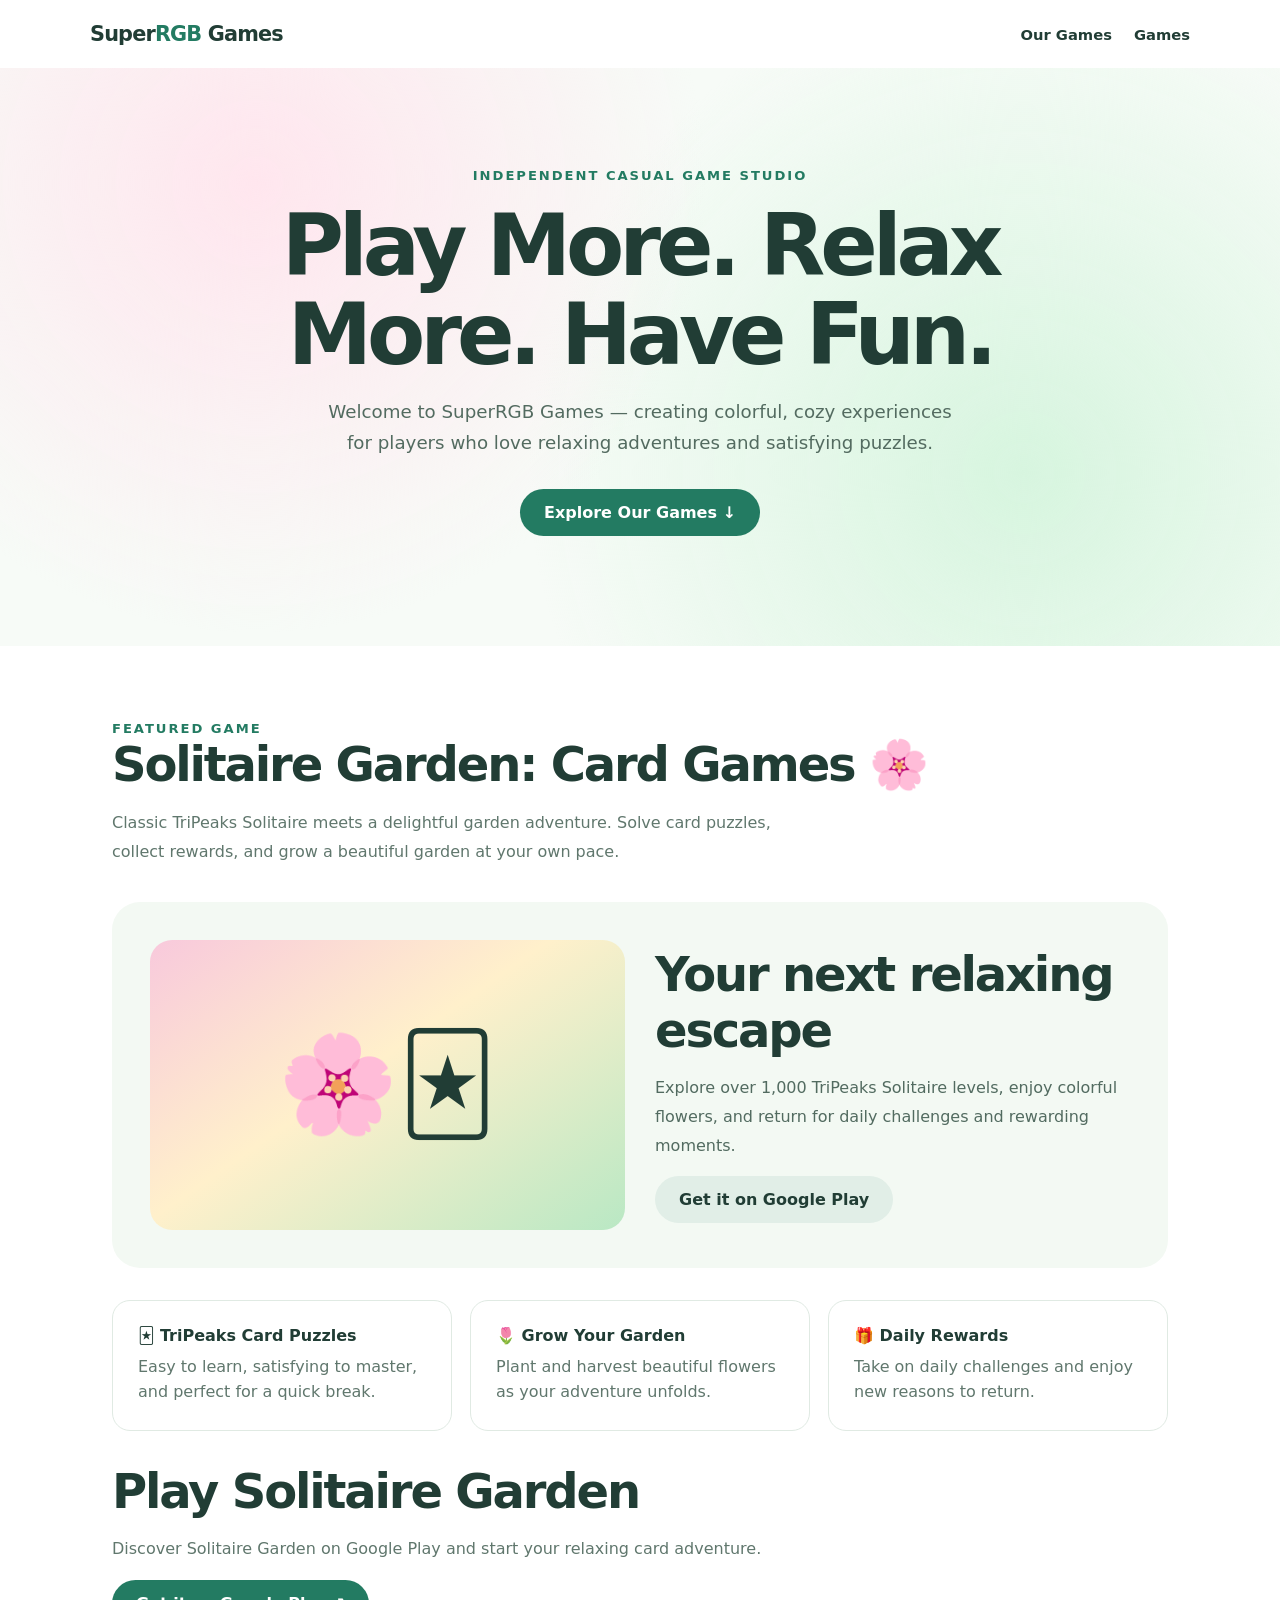
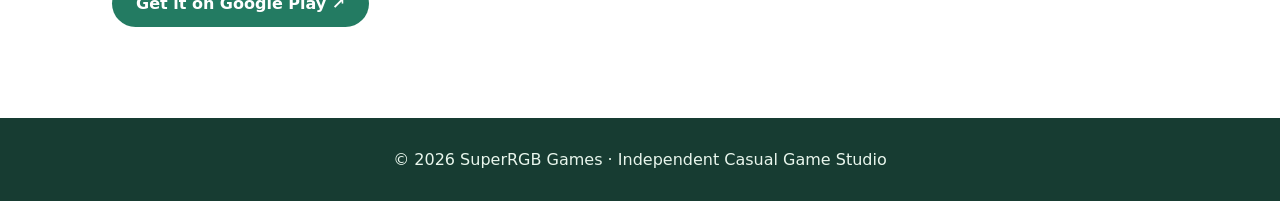
<file: index.html>
<!doctype html>
<html lang="en">
<head>
  <meta charset="utf-8">
  <meta name="viewport" content="width=device-width, initial-scale=1">
  <meta name="description" content="SuperRGB Games creates relaxing casual games. Discover Solitaire Garden, a TriPeaks Solitaire adventure with beautiful flowers and gardens.">
  <title>SuperRGB Games | Solitaire Garden</title>
  <style>
    :root{color-scheme:light;--ink:#213d35;--green:#237b62;--soft:#f3f9f3;--pink:#fff0f0}
    *{box-sizing:border-box}body{margin:0;font-family:system-ui,-apple-system,BlinkMacSystemFont,"Segoe UI",sans-serif;color:var(--ink);background:#fff}
    header{padding:22px max(6%,calc((100% - 1100px)/2));display:flex;align-items:center;justify-content:space-between;background:#fff}
    .logo{font-weight:850;font-size:1.3rem;letter-spacing:-.04em}.logo span{color:var(--green)}
    nav a{color:var(--ink);text-decoration:none;margin-left:22px;font-weight:600;font-size:.92rem}
    .hero{padding:100px 22px 110px;text-align:center;background:radial-gradient(circle at 20% 20%,#ffe6ee,transparent 40%),radial-gradient(circle at 80% 70%,#d7f5df,transparent 45%),#f7fbf7}
    .eyebrow{color:var(--green);font-weight:750;letter-spacing:.15em;text-transform:uppercase;font-size:.82rem}
    h1{font-size:clamp(2.7rem,7vw,5.3rem);line-height:1.05;letter-spacing:-.06em;margin:18px auto;max-width:900px}
    .hero p{font-size:1.14rem;line-height:1.7;max-width:640px;margin:0 auto 30px;color:#536b60}
    .button{display:inline-block;padding:14px 24px;border-radius:100px;background:var(--green);color:white;text-decoration:none;font-weight:750}
    .button.secondary{background:#e1eee7;color:var(--ink)}
    main{max-width:1100px;margin:auto;padding:75px 22px}h2{font-size:clamp(1.9rem,4vw,3rem);letter-spacing:-.045em;margin:0 0 15px}
    .intro{max-width:710px;color:#60776d;line-height:1.8}
    .game{margin-top:35px;padding:38px;border-radius:28px;background:var(--soft);display:grid;grid-template-columns:1fr 1fr;gap:30px;align-items:center}
    .art{min-height:290px;border-radius:22px;background:linear-gradient(145deg,#f8c9dc,#fff0cb 45%,#b9e8c4);display:flex;align-items:center;justify-content:center;font-size:6rem}
    .game p{line-height:1.8;color:#526b60}.features{display:grid;grid-template-columns:repeat(3,1fr);gap:18px;margin:32px 0}
    .feature{border:1px solid #e0eae3;border-radius:18px;padding:25px}.feature strong{display:block;margin-bottom:9px}.feature p{color:#60776d;line-height:1.6;margin:0}
    .note{font-size:.88rem;color:#6b7e74;margin-top:14px}footer{background:#173c32;color:#e9f6ed;padding:32px 6%;text-align:center}footer a{color:#e9f6ed}
    @media(max-width:700px){.game{grid-template-columns:1fr;padding:22px}.features{grid-template-columns:1fr}.hero{padding:75px 20px}nav a{margin-left:10px}.art{min-height:200px}}
  </style>
</head>
<body>
<header><div class="logo">Super<span>RGB</span> Games</div><nav><a href="#games">Our Games</a><a href="#games" aria-label="View our games">Games</a></nav></header>
<section class="hero"><div class="eyebrow">Independent Casual Game Studio</div><h1>Play More. Relax More. Have Fun.</h1><p>Welcome to SuperRGB Games — creating colorful, cozy experiences for players who love relaxing adventures and satisfying puzzles.</p><a class="button" href="#games">Explore Our Games ↓</a></section>
<main><section id="games"><div class="eyebrow">Featured Game</div><h2>Solitaire Garden: Card Games 🌸</h2><p class="intro">Classic TriPeaks Solitaire meets a delightful garden adventure. Solve card puzzles, collect rewards, and grow a beautiful garden at your own pace.</p>
<div class="game"><div class="art" role="img" aria-label="Decorative flower and playing cards">🌸🃏</div><div><h2>Your next relaxing escape</h2><p>Explore over 1,000 TriPeaks Solitaire levels, enjoy colorful flowers, and return for daily challenges and rewarding moments.</p><a class="button secondary" href="https://play.google.com/store/apps/details?id=com.ibenmo.game.solitaire.garden" target="_blank" rel="noopener noreferrer">Get it on Google Play</a></div></div>
<div class="features"><div class="feature"><strong>🃏 TriPeaks Card Puzzles</strong><p>Easy to learn, satisfying to master, and perfect for a quick break.</p></div><div class="feature"><strong>🌷 Grow Your Garden</strong><p>Plant and harvest beautiful flowers as your adventure unfolds.</p></div><div class="feature"><strong>🎁 Daily Rewards</strong><p>Take on daily challenges and enjoy new reasons to return.</p></div></div>
<div id="availability"><h2>Play Solitaire Garden</h2><p class="intro">Discover Solitaire Garden on Google Play and start your relaxing card adventure.</p><p><a class="button" href="https://play.google.com/store/apps/details?id=com.ibenmo.game.solitaire.garden" target="_blank" rel="noopener noreferrer">Get it on Google Play ↗</a></p></div></section></main>
<footer>© 2026 SuperRGB Games · Independent Casual Game Studio</footer>
</body>
</html>
</file>
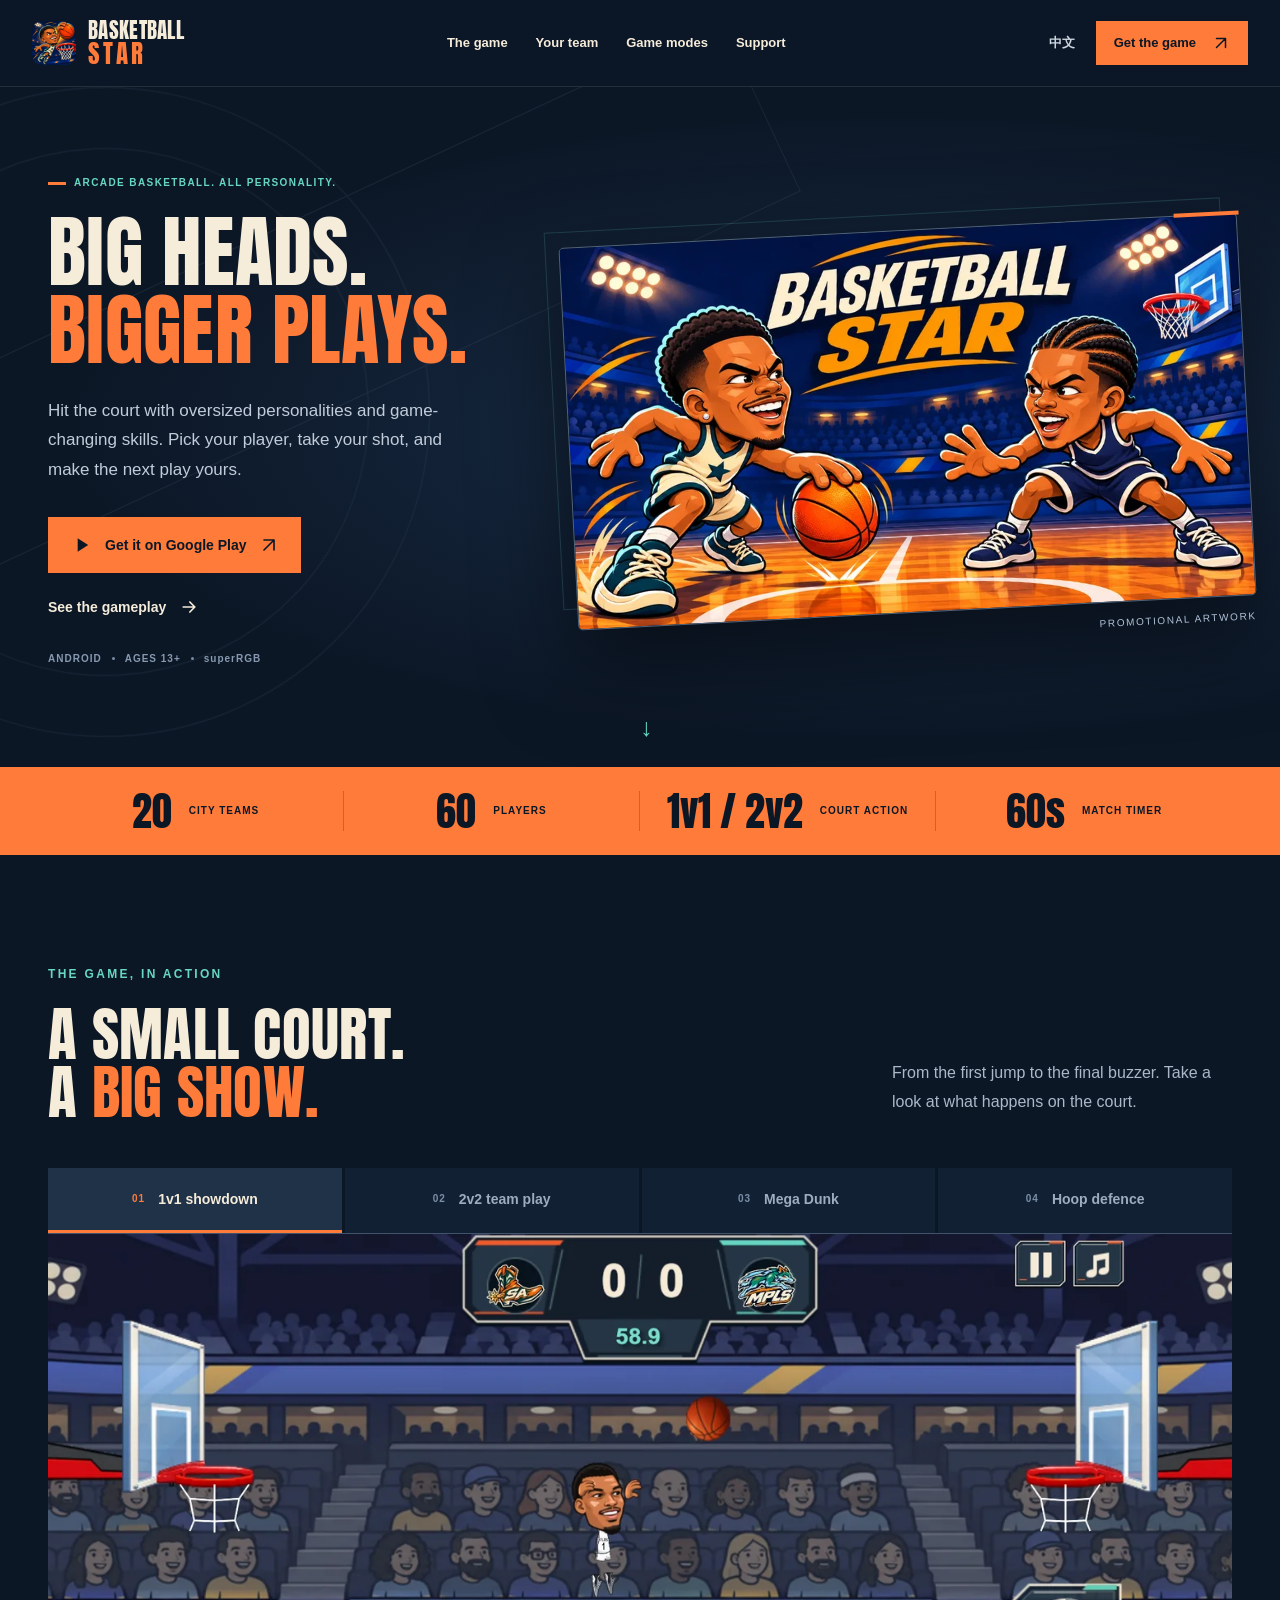
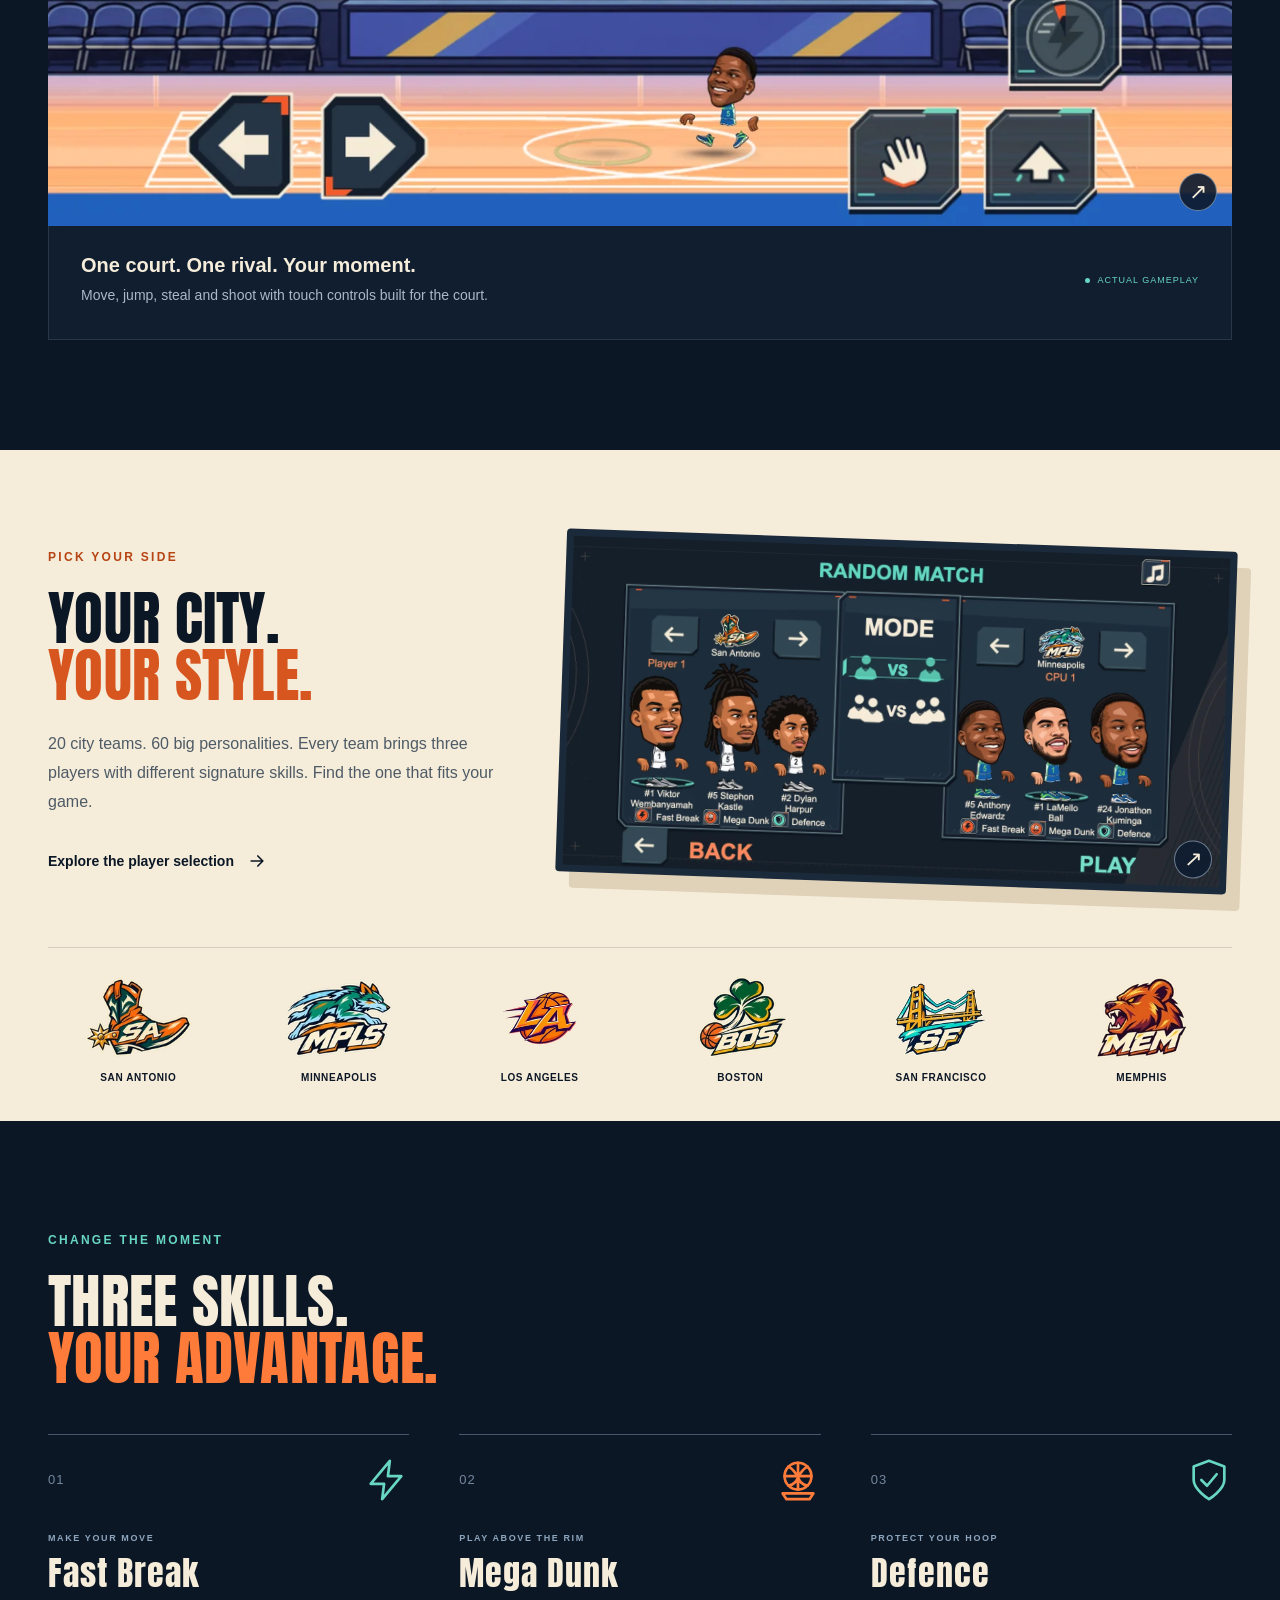
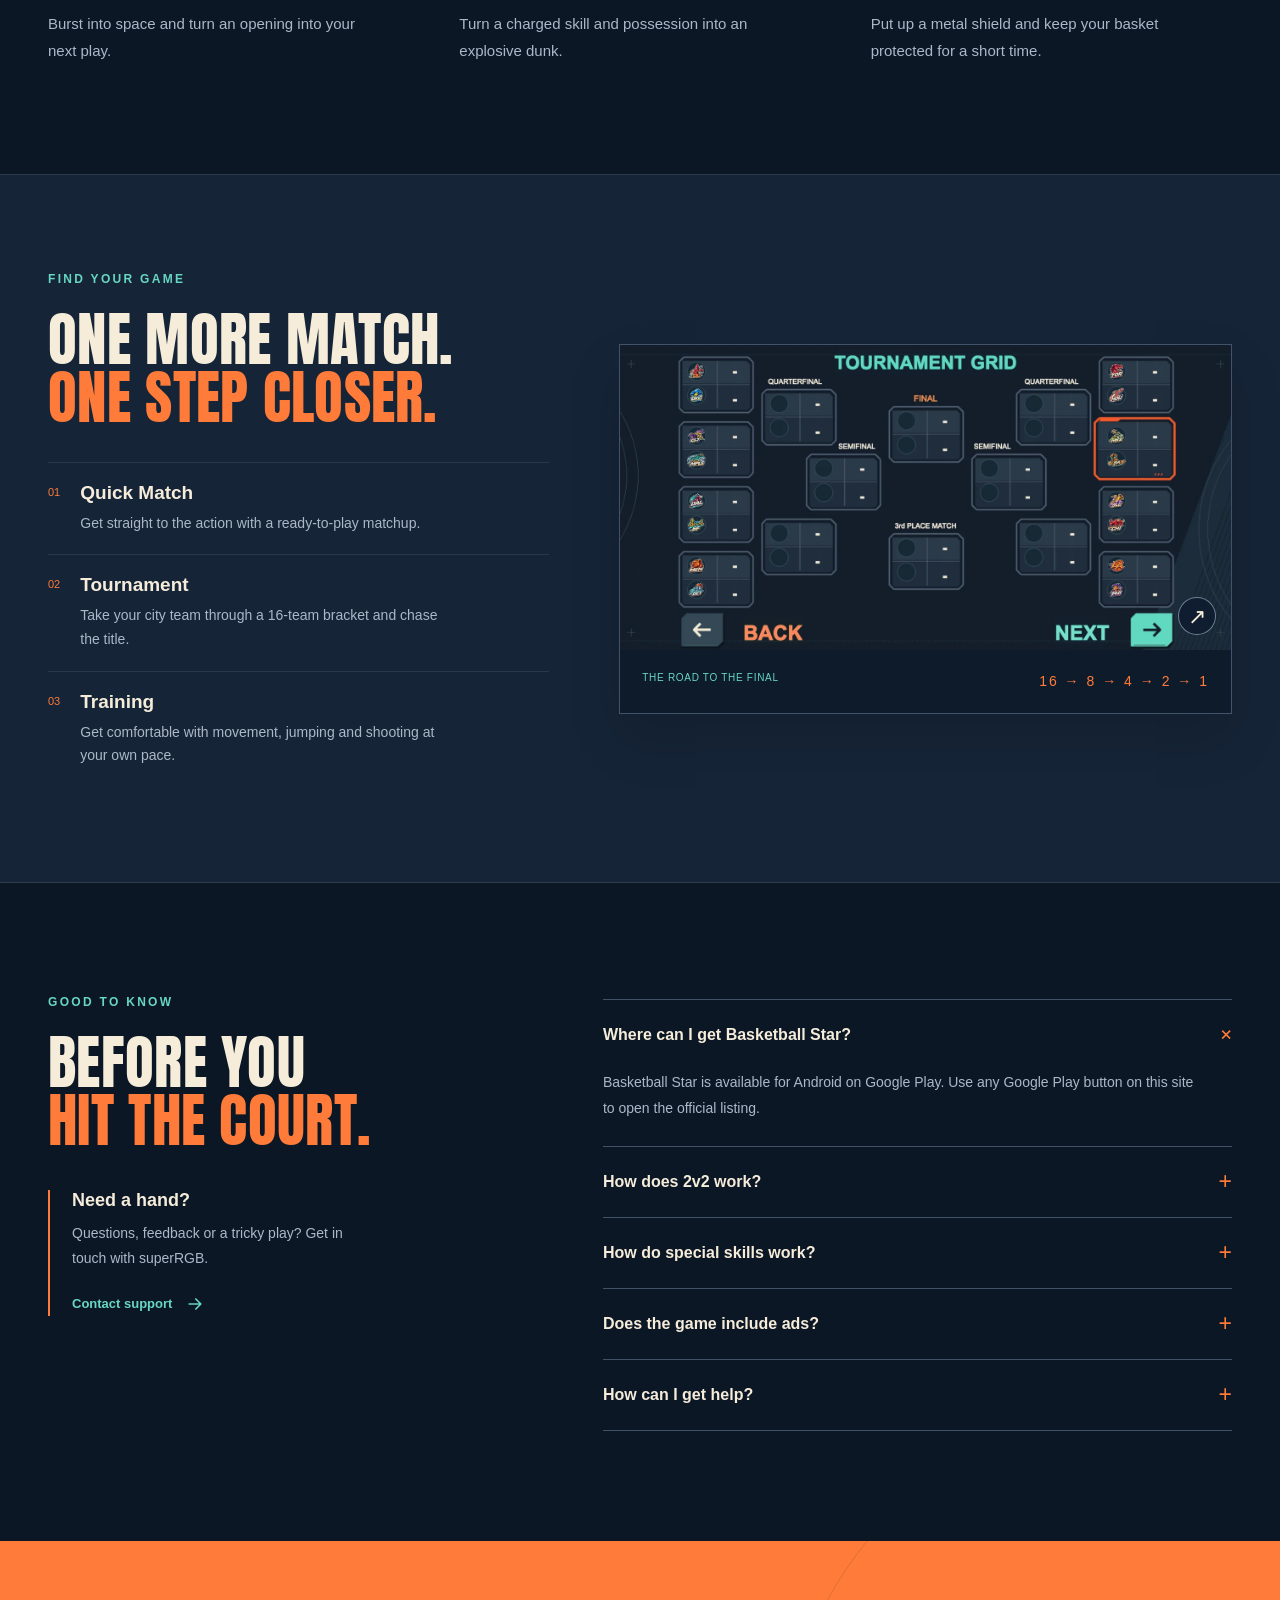
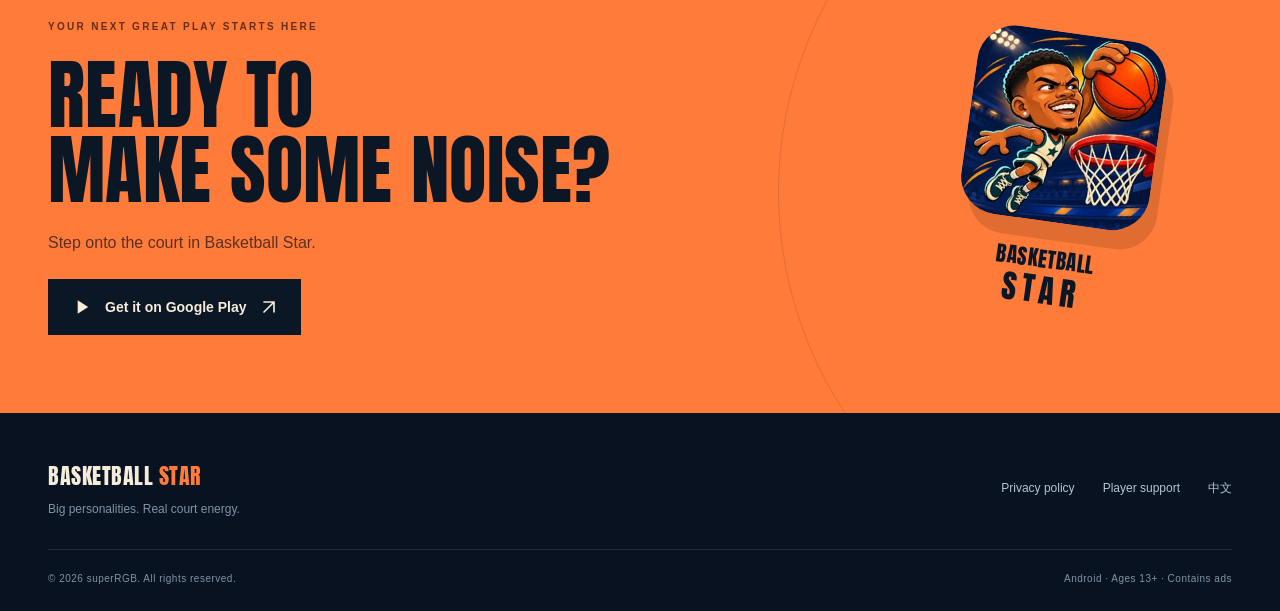
<file: basketball/index.html>
<!DOCTYPE html>
<html lang="en"><head><meta charset="utf-8"><meta name="viewport" content="width=device-width,initial-scale=1"><meta name="theme-color" content="#0c1726"><title>Basketball Star — Big Heads. Bigger Plays. | superRGB</title><meta name="description" content="Jump into Basketball Star, the arcade basketball game from superRGB. Explore 1v1 and 2v2 action, 20 city teams, 60 players, special skills and tournaments on Android."><link rel="canonical" href="https://draymond2018.github.io/basketball/"><link rel="alternate" hreflang="en" href="https://draymond2018.github.io/basketball/"><link rel="alternate" hreflang="zh-CN" href="https://draymond2018.github.io/basketball/zh/"><link rel="alternate" hreflang="x-default" href="https://draymond2018.github.io/basketball/"><meta property="og:type" content="website"><meta property="og:site_name" content="Basketball Star"><meta property="og:title" content="Basketball Star — Big Heads. Bigger Plays. | superRGB"><meta property="og:description" content="Jump into Basketball Star, the arcade basketball game from superRGB. Explore 1v1 and 2v2 action, 20 city teams, 60 players, special skills and tournaments on Android."><meta property="og:url" content="https://draymond2018.github.io/basketball/"><meta property="og:image" content="https://draymond2018.github.io/basketball/assets/social-share.jpg"><meta property="og:image:width" content="1200"><meta property="og:image:height" content="630"><meta name="twitter:card" content="summary_large_image"><link rel="icon" href="./assets/favicon.png" type="image/png"><link rel="stylesheet" href="./styles.css"><link rel="preload" as="image" href="./assets/hero-rivals.webp" imagesrcset="./assets/hero-rivals-mobile.webp 900w, ./assets/hero-rivals.webp 1920w" imagesizes="(max-width: 900px) 100vw, 65vw"><script defer src="./app.js"></script><script type="application/ld+json">{"@context":"https://schema.org","@type":"VideoGame","name":"Basketball Star","url":"https://draymond2018.github.io/basketball/","description":"Jump into Basketball Star, the arcade basketball game from superRGB. Explore 1v1 and 2v2 action, 20 city teams, 60 players, special skills and tournaments on Android.","image":"https://draymond2018.github.io/basketball/assets/social-share.jpg","operatingSystem":"Android","applicationCategory":"GameApplication","genre":["Sports","Arcade"],"author":{"@type":"Organization","name":"superRGB"},"publisher":{"@type":"Organization","name":"superRGB"},"downloadUrl":"https://play.google.com/store/apps/details?id=com.ibmgames.game.basketball.star","inLanguage":"en"}</script></head>
<body><a class="skip" href="#main">Skip to content</a>
<header class="site-header"><div class="nav-wrap"><a class="brand" href="./" aria-label="Basketball Star"><img src="./assets/icon.webp" width="44" height="44" alt=""><span>BASKETBALL <b>STAR</b></span></a><nav class="desktop-nav" aria-label="Main navigation"><a href="#game">The game</a><a href="#teams">Your team</a><a href="#modes">Game modes</a><a href="#support">Support</a></nav><div class="nav-actions"><a class="language" href="./zh/" aria-label="Switch to Chinese">中文</a><a class="nav-cta" href="https://play.google.com/store/apps/details?id=com.ibmgames.game.basketball.star" target="_blank" rel="noopener noreferrer">Get the game<svg viewBox="0 0 24 24" fill="none" aria-hidden="true"><path d="M6 18 18 6M6 6h12v12" stroke="currentColor" stroke-width="2" stroke-linecap="round" stroke-linejoin="round"/></svg></a><button class="menu-toggle" aria-expanded="false" aria-controls="mobile-nav" aria-label="Open navigation"><span></span><span></span></button></div></div><nav id="mobile-nav" class="mobile-nav" hidden aria-label="Mobile navigation"><a href="#game">The game</a><a href="#teams">Your team</a><a href="#modes">Game modes</a><a href="#support">Support</a></nav></header>
<main id="main">
<section class="hero"><div class="court-lines" aria-hidden="true"></div><div class="hero-inner container"><div class="hero-copy"><p class="eyebrow"><span></span>ARCADE BASKETBALL. ALL PERSONALITY.</p><h1>BIG HEADS.<br><span>BIGGER PLAYS.</span></h1><p class="hero-intro">Hit the court with oversized personalities and game-changing skills. Pick your player, take your shot, and make the next play yours.</p><div class="hero-actions"><a class="button primary" href="https://play.google.com/store/apps/details?id=com.ibmgames.game.basketball.star" target="_blank" rel="noopener noreferrer"><svg viewBox="0 0 24 24" fill="none" aria-hidden="true"><path d="m8 5 11 7-11 7V5Z" fill="currentColor"/></svg><span>Get it on Google Play</span><svg viewBox="0 0 24 24" fill="none" aria-hidden="true"><path d="M6 18 18 6M6 6h12v12" stroke="currentColor" stroke-width="2" stroke-linecap="round" stroke-linejoin="round"/></svg></a><a class="text-link" href="#game">See the gameplay<svg viewBox="0 0 24 24" fill="none" aria-hidden="true"><path d="M5 12h14m-6-6 6 6-6 6" stroke="currentColor" stroke-width="2" stroke-linecap="round" stroke-linejoin="round"/></svg></a></div><p class="platform">ANDROID<i></i>AGES 13+<i></i>superRGB</p></div><figure class="hero-art"><img src="./assets/hero-rivals.webp" srcset="./assets/hero-rivals-mobile.webp 900w, ./assets/hero-rivals.webp 1920w" sizes="(max-width: 900px) 100vw, 65vw" width="1920" height="1080" alt="Illustrated Basketball Star heroes in a dribbling showdown" fetchpriority="high"><figcaption>Promotional artwork</figcaption><span class="art-corner" aria-hidden="true"></span></figure></div><a class="scroll-cue" href="#game" aria-label="See the gameplay">↓</a></section>
<div class="stat-strip"><div class="container"><div><strong>20</strong><span>CITY TEAMS</span></div><div><strong>60</strong><span>PLAYERS</span></div><div><strong>1v1 / 2v2</strong><span>COURT ACTION</span></div><div><strong>60s</strong><span>MATCH TIMER</span></div></div></div>
<section id="game" class="game-section section container"><div class="section-heading"><div><p class="eyebrow">THE GAME, IN ACTION</p><h2>A SMALL COURT.<br>A <span>BIG SHOW.</span></h2></div><p class="section-intro">From the first jump to the final buzzer. Take a look at what happens on the court.</p></div><div class="game-tabs" role="tablist" aria-label="THE GAME, IN ACTION"><button type="button" role="tab" id="game-tab-0" aria-controls="game-panel-0" aria-selected="true" tabindex="0" data-tab="0"><span>01</span>1v1 showdown</button><button type="button" role="tab" id="game-tab-1" aria-controls="game-panel-1" aria-selected="false" tabindex="-1" data-tab="1"><span>02</span>2v2 team play</button><button type="button" role="tab" id="game-tab-2" aria-controls="game-panel-2" aria-selected="false" tabindex="-1" data-tab="2"><span>03</span>Mega Dunk</button><button type="button" role="tab" id="game-tab-3" aria-controls="game-panel-3" aria-selected="false" tabindex="-1" data-tab="3"><span>04</span>Hoop defence</button></div><div class="game-stage"><div id="game-panel-0" role="tabpanel" aria-labelledby="game-tab-0" ><button class="screenshot-button" type="button" data-zoom="./assets/game-1v1.webp" data-caption="1v1 showdown — ACTUAL GAMEPLAY" aria-label="1v1 showdown: View full screenshot"><img src="./assets/game-1v1.webp" width="1440" height="720" alt="One court. One rival. Your moment." loading="lazy"><span class="expand-icon" aria-hidden="true">↗</span></button><div class="game-caption"><div><h3>One court. One rival. Your moment.</h3><p>Move, jump, steal and shoot with touch controls built for the court.</p></div><span class="actual-tag"><i></i>ACTUAL GAMEPLAY</span></div></div><div id="game-panel-1" role="tabpanel" aria-labelledby="game-tab-1" hidden><button class="screenshot-button" type="button" data-zoom="./assets/game-2v2.webp" data-caption="2v2 team play — ACTUAL GAMEPLAY" aria-label="2v2 team play: View full screenshot"><img src="./assets/game-2v2.webp" width="1440" height="720" alt="Bring a teammate. Double the action." loading="lazy"><span class="expand-icon" aria-hidden="true">↗</span></button><div class="game-caption"><div><h3>Bring a teammate. Double the action.</h3><p>Play alongside an AI teammate against two CPU rivals. Find your opening and make it count.</p></div><span class="actual-tag"><i></i>ACTUAL GAMEPLAY</span></div></div><div id="game-panel-2" role="tabpanel" aria-labelledby="game-tab-2" hidden><button class="screenshot-button" type="button" data-zoom="./assets/game-dunk.webp" data-caption="Mega Dunk — ACTUAL GAMEPLAY" aria-label="Mega Dunk: View full screenshot"><img src="./assets/game-dunk.webp" width="1440" height="720" alt="Take flight. Slam it home." loading="lazy"><span class="expand-icon" aria-hidden="true">↗</span></button><div class="game-caption"><div><h3>Take flight. Slam it home.</h3><p>Charge your special skill, rise above the defence and finish with a powerful dunk.</p></div><span class="actual-tag"><i></i>ACTUAL GAMEPLAY</span></div></div><div id="game-panel-3" role="tabpanel" aria-labelledby="game-tab-3" hidden><button class="screenshot-button" type="button" data-zoom="./assets/game-shield.webp" data-caption="Hoop defence — ACTUAL GAMEPLAY" aria-label="Hoop defence: View full screenshot"><img src="./assets/game-shield.webp" width="1440" height="720" alt="Make your hoop a fortress." loading="lazy"><span class="expand-icon" aria-hidden="true">↗</span></button><div class="game-caption"><div><h3>Make your hoop a fortress.</h3><p>Activate the defensive shield to temporarily protect your basket.</p></div><span class="actual-tag"><i></i>ACTUAL GAMEPLAY</span></div></div></div></section>
<section id="teams" class="teams-section"><div class="container team-grid"><div class="team-copy"><p class="eyebrow">PICK YOUR SIDE</p><h2>YOUR CITY.<br><span>YOUR STYLE.</span></h2><p>20 city teams. 60 big personalities. Every team brings three players with different signature skills. Find the one that fits your game.</p><button class="text-link" type="button" data-zoom="./assets/game-selection.webp" data-caption="Player selection screen with city teams and signature skills">Explore the player selection<svg viewBox="0 0 24 24" fill="none" aria-hidden="true"><path d="M5 12h14m-6-6 6 6-6 6" stroke="currentColor" stroke-width="2" stroke-linecap="round" stroke-linejoin="round"/></svg></button></div><button class="team-screen" type="button" data-zoom="./assets/game-selection.webp" data-caption="Player selection screen with city teams and signature skills" aria-label="Explore the player selection"><img src="./assets/game-selection.webp" width="1440" height="720" alt="Player selection screen with city teams and signature skills" loading="lazy"><span class="expand-icon" aria-hidden="true">↗</span></button></div><div class="container team-logos"><div><img src="./assets/team-sa.webp" width="110" height="100" alt="San Antonio" loading="lazy"><span>San Antonio</span></div><div><img src="./assets/team-mpls.webp" width="110" height="100" alt="Minneapolis" loading="lazy"><span>Minneapolis</span></div><div><img src="./assets/team-la.webp" width="110" height="100" alt="Los Angeles" loading="lazy"><span>Los Angeles</span></div><div><img src="./assets/team-bos.webp" width="110" height="100" alt="Boston" loading="lazy"><span>Boston</span></div><div><img src="./assets/team-sf.webp" width="110" height="100" alt="San Francisco" loading="lazy"><span>San Francisco</span></div><div><img src="./assets/team-mem.webp" width="110" height="100" alt="Memphis" loading="lazy"><span>Memphis</span></div></div></section>
<section class="skills-section section container"><div class="section-heading"><div><p class="eyebrow">CHANGE THE MOMENT</p><h2>THREE SKILLS.<br><span>YOUR ADVANTAGE.</span></h2></div></div><div class="skill-list"><article class="skill"><div class="skill-top"><span>01</span><svg viewBox="0 0 24 24" fill="none" stroke="currentColor" stroke-width="1.4" stroke-linecap="round" stroke-linejoin="round" aria-hidden="true"><path d="M14 2 4 14h7l-1 8 10-12h-7l1-8Z"/></svg></div><p class="eyebrow">MAKE YOUR MOVE</p><h3>Fast Break</h3><p>Burst into space and turn an opening into your next play.</p></article><article class="skill"><div class="skill-top"><span>02</span><svg viewBox="0 0 24 24" fill="none" stroke="currentColor" stroke-width="1.4" stroke-linecap="round" stroke-linejoin="round" aria-hidden="true"><circle cx="12" cy="10" r="7"/><path d="M5 10h14M12 3v14M7 5c6 3 4 9 10 10M17 5c-6 3-4 9-10 10M4 19h16l-2 3H6l-2-3Z"/></svg></div><p class="eyebrow">PLAY ABOVE THE RIM</p><h3>Mega Dunk</h3><p>Turn a charged skill and possession into an explosive dunk.</p></article><article class="skill"><div class="skill-top"><span>03</span><svg viewBox="0 0 24 24" fill="none" stroke="currentColor" stroke-width="1.4" stroke-linecap="round" stroke-linejoin="round" aria-hidden="true"><path d="m12 2 8 3v7c0 5-8 10-8 10S4 17 4 12V5l8-3Z"/><path d="m8 12 3 3 5-6"/></svg></div><p class="eyebrow">PROTECT YOUR HOOP</p><h3>Defence</h3><p>Put up a metal shield and keep your basket protected for a short time.</p></article></div></section>
<section id="modes" class="modes-section"><div class="container modes-grid"><div><p class="eyebrow">FIND YOUR GAME</p><h2>ONE MORE MATCH.<br><span>ONE STEP CLOSER.</span></h2><div class="mode-list"><article><span>01</span><div><h3>Quick Match</h3><p>Get straight to the action with a ready-to-play matchup.</p></div></article><article><span>02</span><div><h3>Tournament</h3><p>Take your city team through a 16-team bracket and chase the title.</p></div></article><article><span>03</span><div><h3>Training</h3><p>Get comfortable with movement, jumping and shooting at your own pace.</p></div></article></div></div><figure class="tournament"><button class="screenshot-button" type="button" data-zoom="./assets/game-tournament.webp" data-caption="Actual 16-team tournament bracket" aria-label="Actual 16-team tournament bracket: View full screenshot"><img src="./assets/game-tournament.webp" width="1440" height="720" alt="Actual 16-team tournament bracket" loading="lazy"><span class="expand-icon" aria-hidden="true">↗</span></button><figcaption><span>THE ROAD TO THE FINAL</span><span>16 → 8 → 4 → 2 → 1</span></figcaption></figure></div></section>
<section id="support" class="support-section section container"><div><p class="eyebrow">GOOD TO KNOW</p><h2>BEFORE YOU<br><span>HIT THE COURT.</span></h2><div class="support-card"><h3>Need a hand?</h3><p>Questions, feedback or a tricky play? Get in touch with superRGB.</p><a class="text-link" href="mailto:draymond2018@gmail.com?subject=Basketball%20Star%20Support">Contact support<svg viewBox="0 0 24 24" fill="none" aria-hidden="true"><path d="M5 12h14m-6-6 6 6-6 6" stroke="currentColor" stroke-width="2" stroke-linecap="round" stroke-linejoin="round"/></svg></a></div></div><div class="faq"><details open><summary>Where can I get Basketball Star?<span aria-hidden="true">+</span></summary><p>Basketball Star is available for Android on Google Play. Use any Google Play button on this site to open the official listing.</p></details><details ><summary>How does 2v2 work?<span aria-hidden="true">+</span></summary><p>On mobile, you play with an AI teammate against two CPU opponents. You can choose your city team and player before the match.</p></details><details ><summary>How do special skills work?<span aria-hidden="true">+</span></summary><p>Each player has a signature skill: Fast Break, Mega Dunk or Defence. Wait for the skill to recharge, then use the skill button. Mega Dunk requires possession of the ball.</p></details><details ><summary>Does the game include ads?<span aria-hidden="true">+</span></summary><p>Yes. The game includes interstitial ads between completed matches and the results screen.</p></details><details ><summary>How can I get help?<span aria-hidden="true">+</span></summary><p>Email <a href="mailto:draymond2018@gmail.com">draymond2018@gmail.com</a> with your device model and a description of the problem. A screenshot can help us understand what happened.</p></details></div></section>
<section id="download" class="download-section"><div class="container download-inner"><div><p class="eyebrow">YOUR NEXT GREAT PLAY STARTS HERE</p><h2>READY TO<br><span>MAKE SOME NOISE?</span></h2><p>Step onto the court in Basketball Star.</p><a class="button dark" href="https://play.google.com/store/apps/details?id=com.ibmgames.game.basketball.star" target="_blank" rel="noopener noreferrer"><svg viewBox="0 0 24 24" fill="none" aria-hidden="true"><path d="m8 5 11 7-11 7V5Z" fill="currentColor"/></svg><span>Get it on Google Play</span><svg viewBox="0 0 24 24" fill="none" aria-hidden="true"><path d="M6 18 18 6M6 6h12v12" stroke="currentColor" stroke-width="2" stroke-linecap="round" stroke-linejoin="round"/></svg></a></div><div class="app-lockup"><img src="./assets/icon.webp" width="256" height="256" alt="Basketball Star app icon" loading="lazy"><span>BASKETBALL <b>STAR</b></span></div></div></section>
</main><footer><div class="container footer-top"><div><a class="footer-brand" href="./">BASKETBALL <b>STAR</b></a><p>Big personalities. Real court energy.</p></div><div class="footer-links"><a href="./privacy-policy.html">Privacy policy</a><a href="mailto:draymond2018@gmail.com">Player support</a><a href="./zh/" lang="zh-CN">中文</a></div></div><div class="container footer-bottom"><span>© 2026 superRGB. All rights reserved.</span><span>Android · Ages 13+ · Contains ads</span></div></footer>
<dialog id="lightbox" aria-label="Game screenshot"><div class="lightbox-head"><span id="lightbox-caption"></span><button type="button" id="lightbox-close" aria-label="Close screenshot">×</button></div><img id="lightbox-image" alt=""></dialog>
</body></html>
</file>
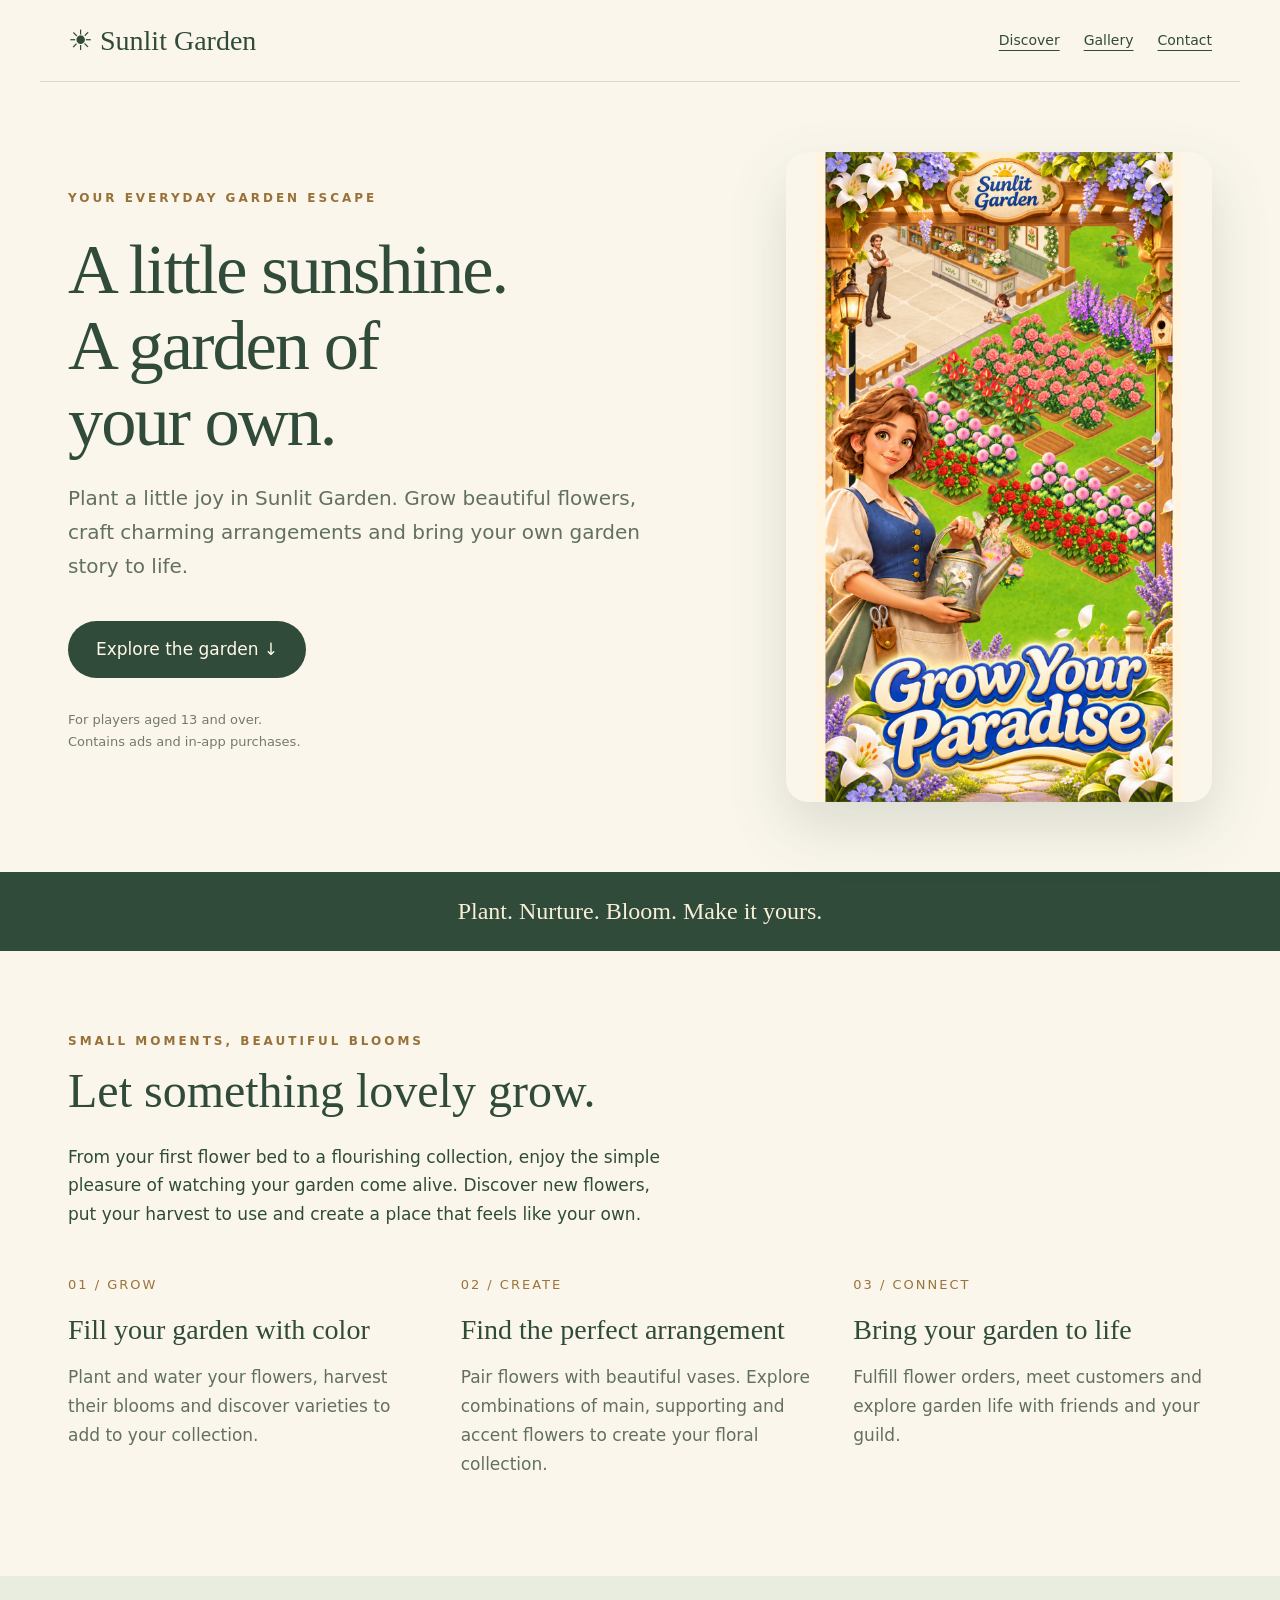
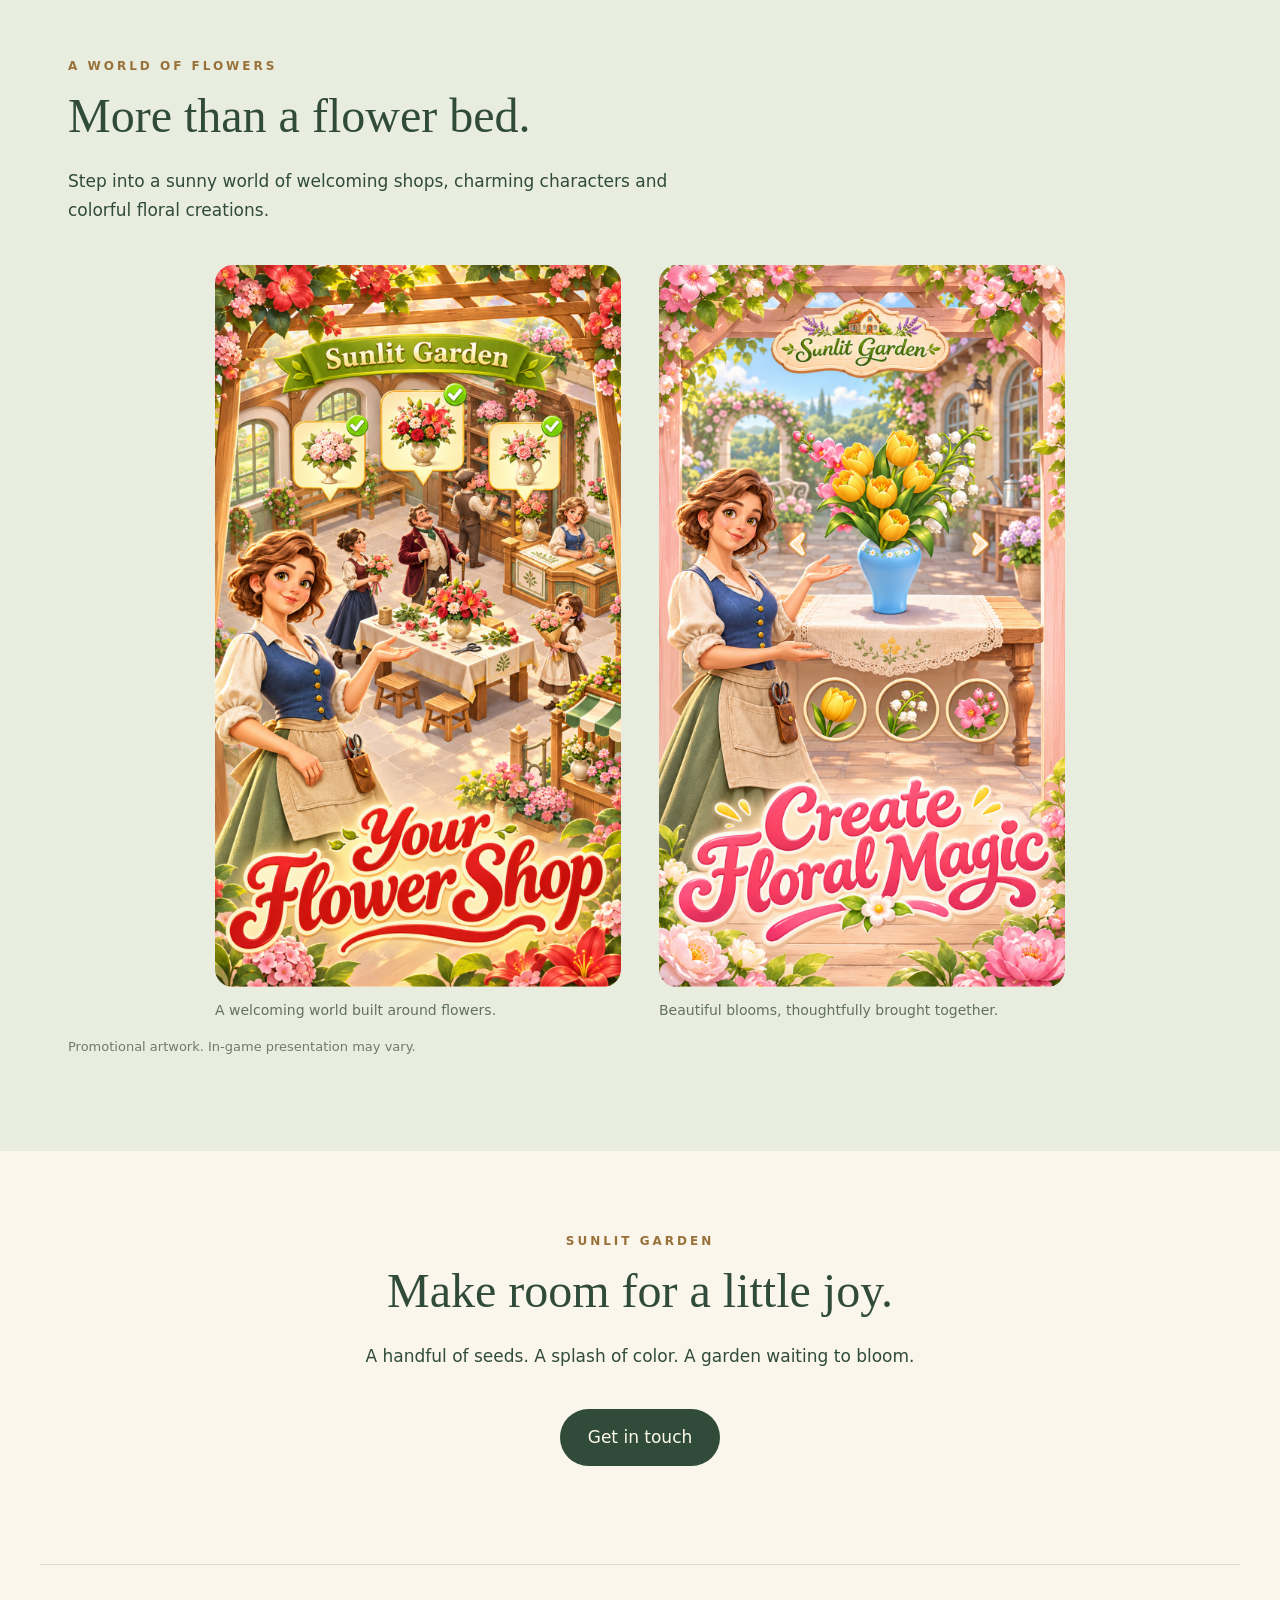
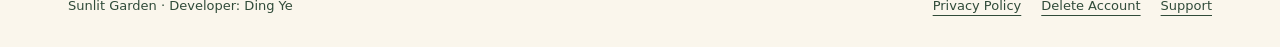
<file: SunlitGarden/index.html>
<!doctype html>
<html lang="en"><head><meta charset="utf-8"><meta name="viewport" content="width=device-width,initial-scale=1"><meta name="description" content="Discover Sunlit Garden: grow beautiful flowers, create floral arrangements and build your own charming garden escape."><meta name="theme-color" content="#304b39"><title>Sunlit Garden — A little sunshine, a garden of your own</title><style>
*{box-sizing:border-box}html{scroll-behavior:smooth}body{margin:0;background:#faf6ec;color:#304b39;font:17px/1.7 system-ui,sans-serif}a{color:inherit;text-underline-offset:5px}header{max-width:1200px;margin:auto;padding:24px 28px;display:flex;align-items:center;justify-content:space-between;gap:20px;border-bottom:1px solid #d8ddcb}.brand{font:28px Georgia,serif;text-decoration:none}nav{display:flex;gap:24px;font-size:14px}main{overflow:hidden}.hero{max-width:1200px;margin:auto;padding:70px 28px;display:grid;grid-template-columns:1.2fr .8fr;align-items:center;gap:80px}.eyebrow{text-transform:uppercase;letter-spacing:3px;font-size:12px;font-weight:700;color:#987139}h1{font:normal clamp(42px,5.5vw,76px)/1.08 Georgia,serif;letter-spacing:-2px;margin:22px 0}h2{font:normal clamp(32px,4vw,48px)/1.15 Georgia,serif;margin:12px 0 24px}h3{font:normal 28px Georgia,serif;margin:16px 0}p{max-width:600px}.lead{font-size:20px;color:#62715e}.button{display:inline-block;border-radius:40px;background:#304b39;color:#fff9e9;text-decoration:none;padding:14px 28px;margin:18px 0}.hero img{width:100%;height:auto;max-height:650px;object-fit:contain;border-radius:22px;box-shadow:0 25px 60px #304b3928}.note{font-size:13px;color:#747a68}.strip{background:#304b39;color:#f8efd9;padding:26px;text-align:center;font:24px Georgia,serif}.section{max-width:1200px;margin:auto;padding:80px 28px}.intro{max-width:700px}.features{display:grid;grid-template-columns:repeat(3,1fr);gap:34px;margin-top:40px}.number{font-size:13px;color:#9c733a;letter-spacing:2px}.features p{color:#62715e}.showcase{background:#e9eddf}.pair{display:grid;grid-template-columns:1fr 1fr;gap:38px;max-width:850px;margin:40px auto 0}figure{margin:0}figure img{display:block;width:100%;height:auto;object-fit:contain;border-radius:18px}figcaption{margin-top:12px;font-size:14px;color:#62715e}.end{text-align:center;max-width:800px;margin:auto;padding:80px 28px}.end p{margin:20px auto}footer{padding:30px 28px;border-top:1px solid #d8ddcb;max-width:1200px;margin:auto;display:flex;gap:24px;justify-content:space-between;flex-wrap:wrap;font-size:13px}footer div{display:flex;gap:20px;flex-wrap:wrap}a:focus-visible{outline:3px solid #bd873c;outline-offset:5px}@media(max-width:700px){header{align-items:flex-start;flex-direction:column;gap:10px}.hero{grid-template-columns:1fr;gap:30px;padding-top:36px}.hero img{max-height:600px}.features{grid-template-columns:1fr;gap:18px}.section{padding:50px 24px}.pair{gap:16px}.lead{font-size:18px}h1{letter-spacing:-1px}.strip{font-size:20px}nav{gap:18px}}@media(prefers-reduced-motion:reduce){html{scroll-behavior:auto}}
</style></head><body><header><a class="brand" href="index.html">☀ Sunlit Garden</a><nav aria-label="Main navigation"><a href="#discover">Discover</a><a href="#gallery">Gallery</a><a href="mailto:ding2020.ye@gmail.com">Contact</a></nav></header><main><section class="hero"><div><div class="eyebrow">Your everyday garden escape</div><h1>A little sunshine.<br>A garden of<br>your own.</h1><p class="lead">Plant a little joy in Sunlit Garden. Grow beautiful flowers, craft charming arrangements and bring your own garden story to life.</p><a class="button" href="#discover">Explore the garden ↓</a><p class="note">For players aged 13 and over.<br>Contains ads and in-app purchases.</p></div><img src="images/02-plant.png" alt="Sunlit Garden promotional artwork showcasing colorful flowers growing in garden plots" width="1080" height="1920" fetchpriority="high"></section><div class="strip">Plant. Nurture. Bloom. Make it yours.</div><section class="section" id="discover"><div class="intro"><div class="eyebrow">Small moments, beautiful blooms</div><h2>Let something lovely grow.</h2><p>From your first flower bed to a flourishing collection, enjoy the simple pleasure of watching your garden come alive. Discover new flowers, put your harvest to use and create a place that feels like your own.</p></div><div class="features"><article><span class="number">01 / GROW</span><h3>Fill your garden with color</h3><p>Plant and water your flowers, harvest their blooms and discover varieties to add to your collection.</p></article><article><span class="number">02 / CREATE</span><h3>Find the perfect arrangement</h3><p>Pair flowers with beautiful vases. Explore combinations of main, supporting and accent flowers to create your floral collection.</p></article><article><span class="number">03 / CONNECT</span><h3>Bring your garden to life</h3><p>Fulfill flower orders, meet customers and explore garden life with friends and your guild.</p></article></div></section><section class="showcase" id="gallery"><div class="section"><div class="eyebrow">A world of flowers</div><h2>More than a flower bed.</h2><p>Step into a sunny world of welcoming shops, charming characters and colorful floral creations.</p><div class="pair"><figure><img src="images/03-shop.png" alt="Sunlit Garden flower shop promotional artwork" width="1080" height="1920" loading="lazy"><figcaption>A welcoming world built around flowers.</figcaption></figure><figure><img src="images/04-arrange.png" alt="Sunlit Garden floral arrangement promotional artwork" width="1080" height="1920" loading="lazy"><figcaption>Beautiful blooms, thoughtfully brought together.</figcaption></figure></div><p class="note">Promotional artwork. In-game presentation may vary.</p></div></section><section class="end"><div class="eyebrow">Sunlit Garden</div><h2>Make room for a little joy.</h2><p>A handful of seeds. A splash of color. A garden waiting to bloom.</p><a class="button" href="mailto:ding2020.ye@gmail.com?subject=Sunlit%20Garden%20enquiry">Get in touch</a></section></main><footer><span>Sunlit Garden · Developer: Ding Ye</span><div><a href="privacy-policy.html">Privacy Policy</a><a href="delete-account.html">Delete Account</a><a href="mailto:ding2020.ye@gmail.com">Support</a></div></footer></body></html>
</file>
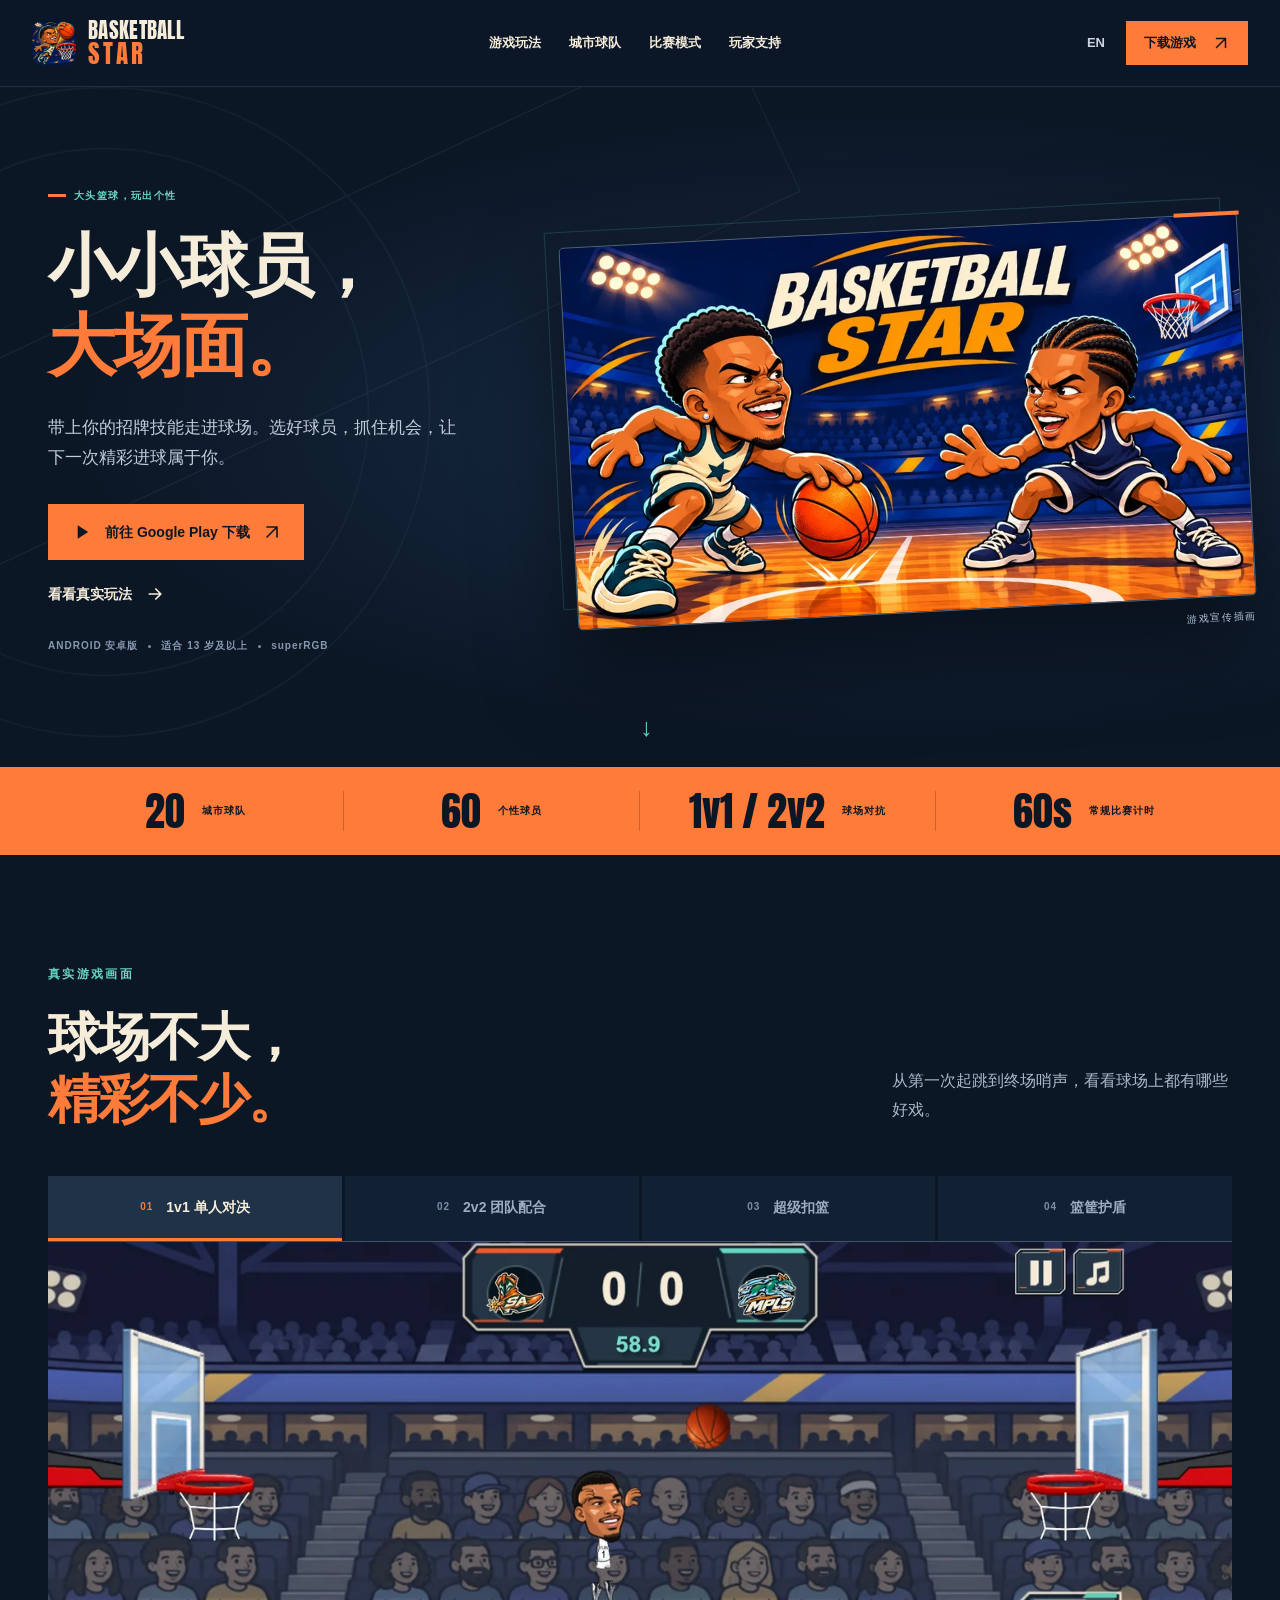
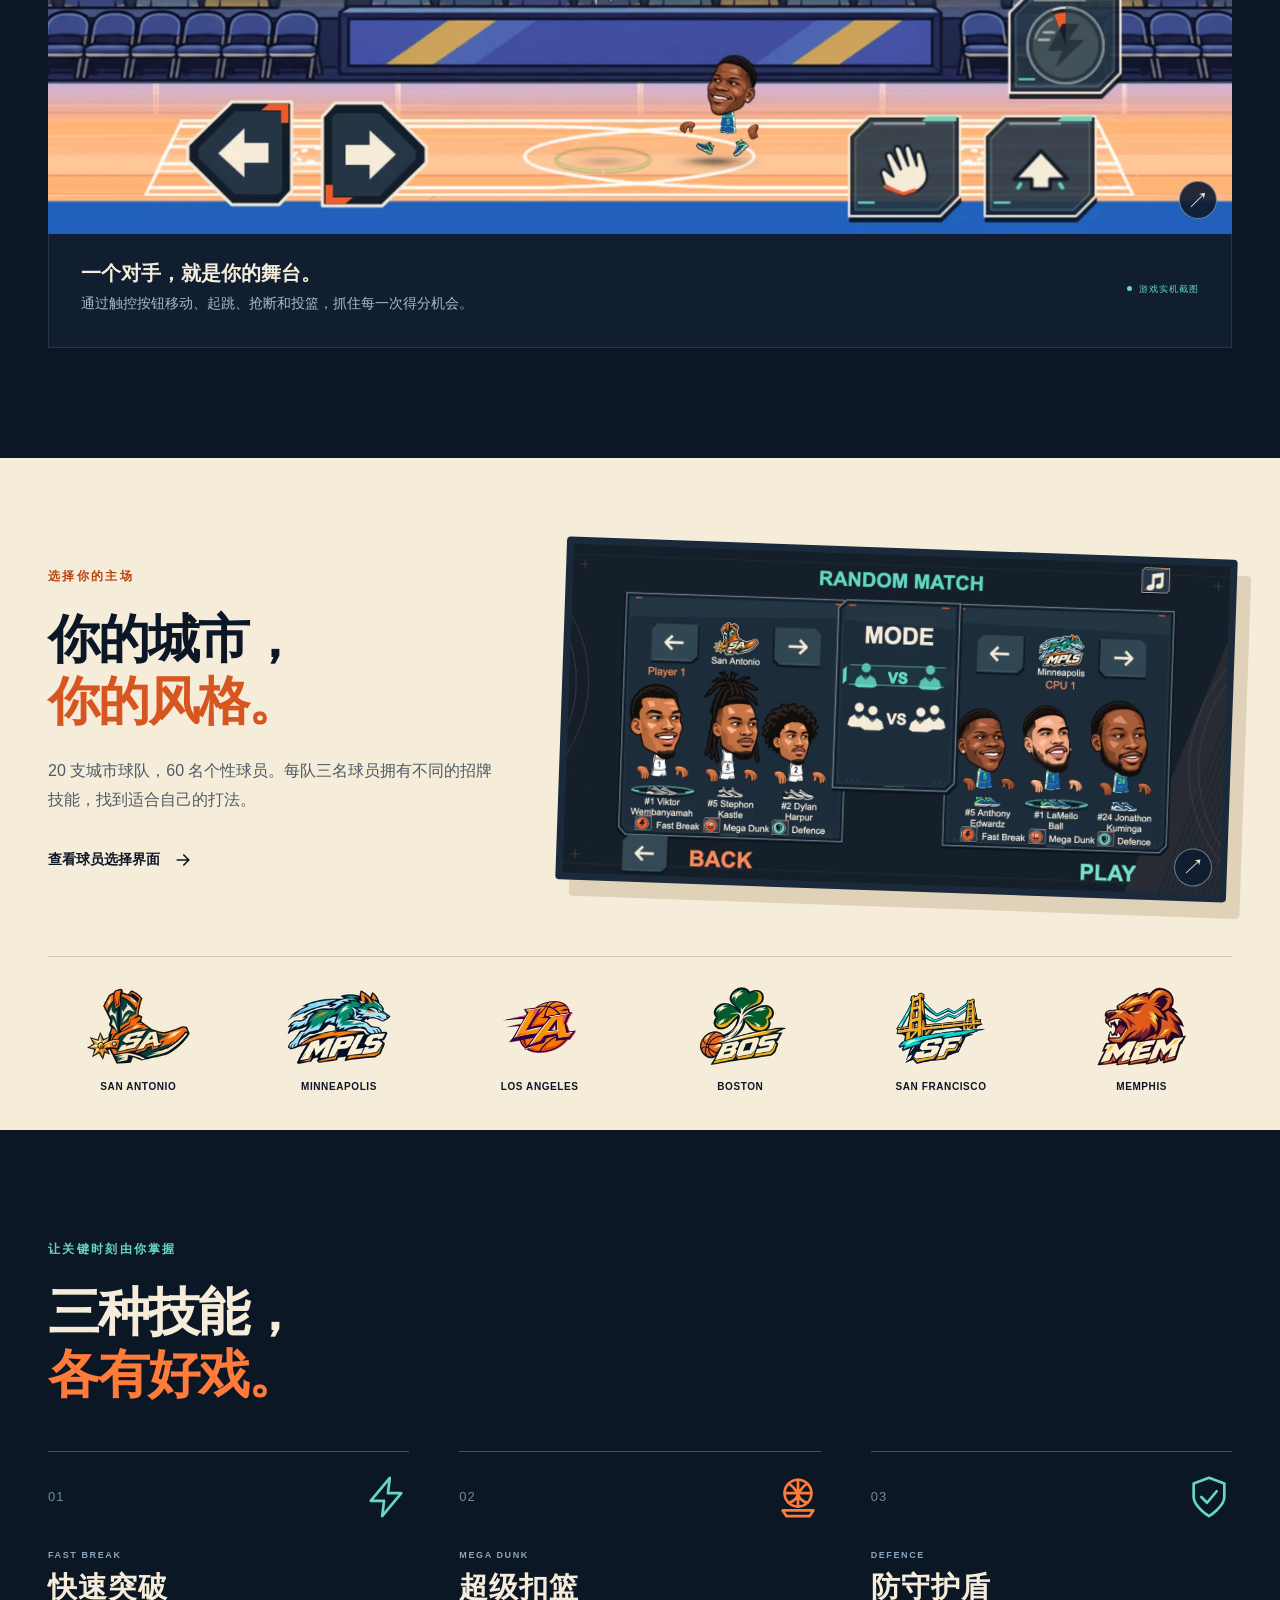
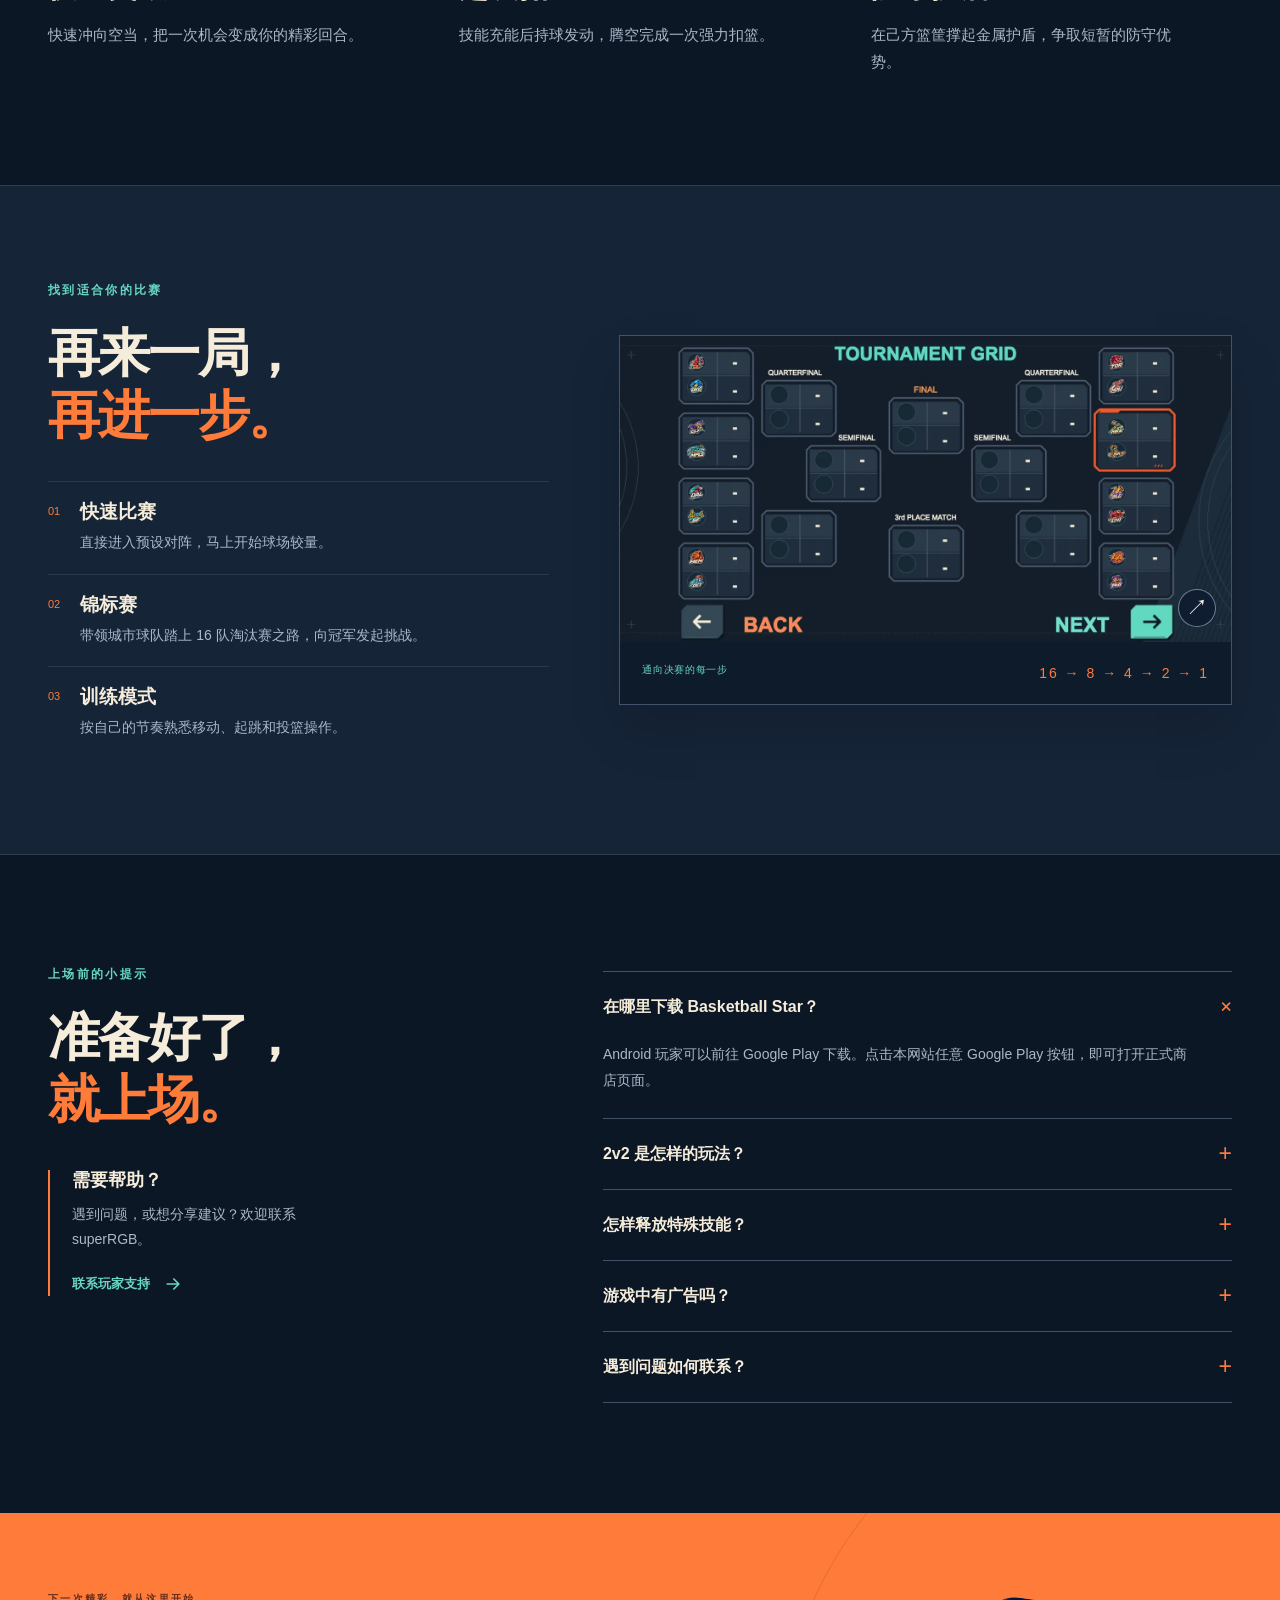
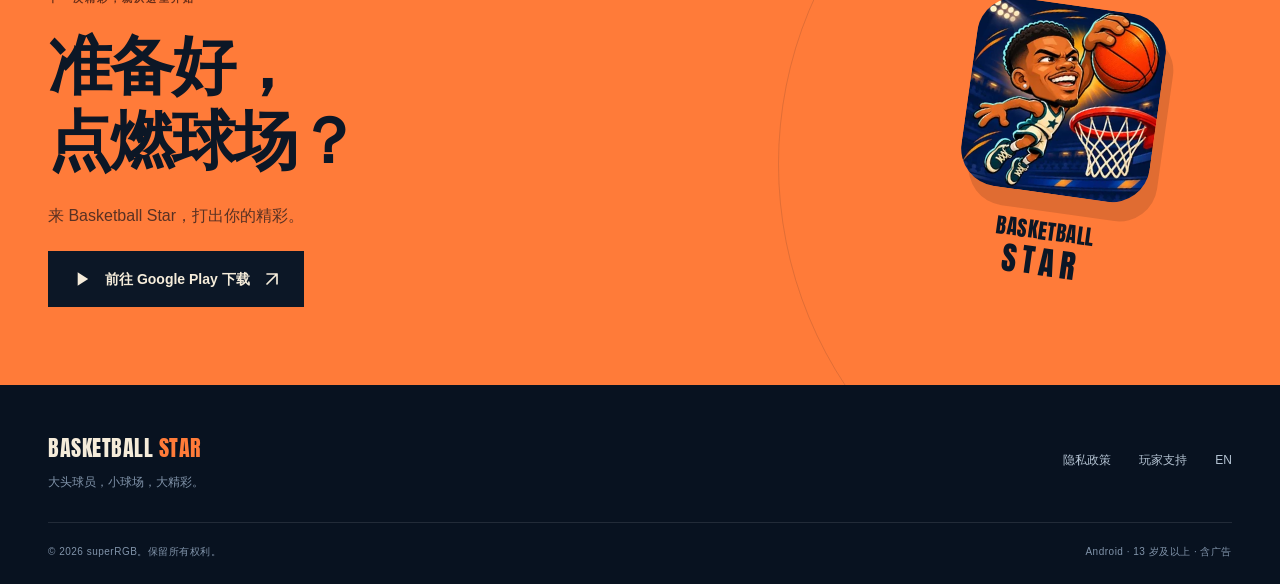
<file: basketball/zh/index.html>
<!DOCTYPE html>
<html lang="zh-CN"><head><meta charset="utf-8"><meta name="viewport" content="width=device-width,initial-scale=1"><meta name="theme-color" content="#0c1726"><title>Basketball Star 官方网站 — 大头球员，精彩对决 | superRGB</title><meta name="description" content="Basketball Star 官方网站。体验大头卡通篮球，探索 1v1、2v2、20 支城市球队、60 名球员、特殊技能和锦标赛，前往 Google Play 下载 Android 版。"><link rel="canonical" href="https://draymond2018.github.io/basketball/zh/"><link rel="alternate" hreflang="en" href="https://draymond2018.github.io/basketball/"><link rel="alternate" hreflang="zh-CN" href="https://draymond2018.github.io/basketball/zh/"><link rel="alternate" hreflang="x-default" href="https://draymond2018.github.io/basketball/"><meta property="og:type" content="website"><meta property="og:site_name" content="Basketball Star"><meta property="og:title" content="Basketball Star 官方网站 — 大头球员，精彩对决 | superRGB"><meta property="og:description" content="Basketball Star 官方网站。体验大头卡通篮球，探索 1v1、2v2、20 支城市球队、60 名球员、特殊技能和锦标赛，前往 Google Play 下载 Android 版。"><meta property="og:url" content="https://draymond2018.github.io/basketball/zh/"><meta property="og:image" content="https://draymond2018.github.io/basketball/assets/social-share.jpg"><meta property="og:image:width" content="1200"><meta property="og:image:height" content="630"><meta name="twitter:card" content="summary_large_image"><link rel="icon" href="../assets/favicon.png" type="image/png"><link rel="stylesheet" href="../styles.css"><link rel="preload" as="image" href="../assets/hero-rivals.webp" imagesrcset="../assets/hero-rivals-mobile.webp 900w, ../assets/hero-rivals.webp 1920w" imagesizes="(max-width: 900px) 100vw, 65vw"><script defer src="../app.js"></script><script type="application/ld+json">{"@context":"https://schema.org","@type":"VideoGame","name":"Basketball Star","url":"https://draymond2018.github.io/basketball/zh/","description":"Basketball Star 官方网站。体验大头卡通篮球，探索 1v1、2v2、20 支城市球队、60 名球员、特殊技能和锦标赛，前往 Google Play 下载 Android 版。","image":"https://draymond2018.github.io/basketball/assets/social-share.jpg","operatingSystem":"Android","applicationCategory":"GameApplication","genre":["Sports","Arcade"],"author":{"@type":"Organization","name":"superRGB"},"publisher":{"@type":"Organization","name":"superRGB"},"downloadUrl":"https://play.google.com/store/apps/details?id=com.ibmgames.game.basketball.star","inLanguage":"zh-CN"}</script></head>
<body><a class="skip" href="#main">跳到正文</a>
<header class="site-header"><div class="nav-wrap"><a class="brand" href="./" aria-label="Basketball Star"><img src="../assets/icon.webp" width="44" height="44" alt=""><span>BASKETBALL <b>STAR</b></span></a><nav class="desktop-nav" aria-label="主导航"><a href="#game">游戏玩法</a><a href="#teams">城市球队</a><a href="#modes">比赛模式</a><a href="#support">玩家支持</a></nav><div class="nav-actions"><a class="language" href="../" aria-label="Switch to English">EN</a><a class="nav-cta" href="https://play.google.com/store/apps/details?id=com.ibmgames.game.basketball.star" target="_blank" rel="noopener noreferrer">下载游戏<svg viewBox="0 0 24 24" fill="none" aria-hidden="true"><path d="M6 18 18 6M6 6h12v12" stroke="currentColor" stroke-width="2" stroke-linecap="round" stroke-linejoin="round"/></svg></a><button class="menu-toggle" aria-expanded="false" aria-controls="mobile-nav" aria-label="打开导航"><span></span><span></span></button></div></div><nav id="mobile-nav" class="mobile-nav" hidden aria-label="手机导航"><a href="#game">游戏玩法</a><a href="#teams">城市球队</a><a href="#modes">比赛模式</a><a href="#support">玩家支持</a></nav></header>
<main id="main">
<section class="hero"><div class="court-lines" aria-hidden="true"></div><div class="hero-inner container"><div class="hero-copy"><p class="eyebrow"><span></span>大头篮球，玩出个性</p><h1>小小球员，<br><span>大场面。</span></h1><p class="hero-intro">带上你的招牌技能走进球场。选好球员，抓住机会，让下一次精彩进球属于你。</p><div class="hero-actions"><a class="button primary" href="https://play.google.com/store/apps/details?id=com.ibmgames.game.basketball.star" target="_blank" rel="noopener noreferrer"><svg viewBox="0 0 24 24" fill="none" aria-hidden="true"><path d="m8 5 11 7-11 7V5Z" fill="currentColor"/></svg><span>前往 Google Play 下载</span><svg viewBox="0 0 24 24" fill="none" aria-hidden="true"><path d="M6 18 18 6M6 6h12v12" stroke="currentColor" stroke-width="2" stroke-linecap="round" stroke-linejoin="round"/></svg></a><a class="text-link" href="#game">看看真实玩法<svg viewBox="0 0 24 24" fill="none" aria-hidden="true"><path d="M5 12h14m-6-6 6 6-6 6" stroke="currentColor" stroke-width="2" stroke-linecap="round" stroke-linejoin="round"/></svg></a></div><p class="platform">ANDROID 安卓版<i></i>适合 13 岁及以上<i></i>superRGB</p></div><figure class="hero-art"><img src="../assets/hero-rivals.webp" srcset="../assets/hero-rivals-mobile.webp 900w, ../assets/hero-rivals.webp 1920w" sizes="(max-width: 900px) 100vw, 65vw" width="1920" height="1080" alt="Basketball Star 大头球员运球突破与防守宣传插画" fetchpriority="high"><figcaption>游戏宣传插画</figcaption><span class="art-corner" aria-hidden="true"></span></figure></div><a class="scroll-cue" href="#game" aria-label="看看真实玩法">↓</a></section>
<div class="stat-strip"><div class="container"><div><strong>20</strong><span>城市球队</span></div><div><strong>60</strong><span>个性球员</span></div><div><strong>1v1 / 2v2</strong><span>球场对抗</span></div><div><strong>60s</strong><span>常规比赛计时</span></div></div></div>
<section id="game" class="game-section section container"><div class="section-heading"><div><p class="eyebrow">真实游戏画面</p><h2>球场不大，<br><span>精彩不少。</span></h2></div><p class="section-intro">从第一次起跳到终场哨声，看看球场上都有哪些好戏。</p></div><div class="game-tabs" role="tablist" aria-label="真实游戏画面"><button type="button" role="tab" id="game-tab-0" aria-controls="game-panel-0" aria-selected="true" tabindex="0" data-tab="0"><span>01</span>1v1 单人对决</button><button type="button" role="tab" id="game-tab-1" aria-controls="game-panel-1" aria-selected="false" tabindex="-1" data-tab="1"><span>02</span>2v2 团队配合</button><button type="button" role="tab" id="game-tab-2" aria-controls="game-panel-2" aria-selected="false" tabindex="-1" data-tab="2"><span>03</span>超级扣篮</button><button type="button" role="tab" id="game-tab-3" aria-controls="game-panel-3" aria-selected="false" tabindex="-1" data-tab="3"><span>04</span>篮筐护盾</button></div><div class="game-stage"><div id="game-panel-0" role="tabpanel" aria-labelledby="game-tab-0" ><button class="screenshot-button" type="button" data-zoom="../assets/game-1v1.webp" data-caption="1v1 单人对决 — 游戏实机截图" aria-label="1v1 单人对决: 查看完整截图"><img src="../assets/game-1v1.webp" width="1440" height="720" alt="一个对手，就是你的舞台。" loading="lazy"><span class="expand-icon" aria-hidden="true">↗</span></button><div class="game-caption"><div><h3>一个对手，就是你的舞台。</h3><p>通过触控按钮移动、起跳、抢断和投篮，抓住每一次得分机会。</p></div><span class="actual-tag"><i></i>游戏实机截图</span></div></div><div id="game-panel-1" role="tabpanel" aria-labelledby="game-tab-1" hidden><button class="screenshot-button" type="button" data-zoom="../assets/game-2v2.webp" data-caption="2v2 团队配合 — 游戏实机截图" aria-label="2v2 团队配合: 查看完整截图"><img src="../assets/game-2v2.webp" width="1440" height="720" alt="和队友一起，打出配合。" loading="lazy"><span class="expand-icon" aria-hidden="true">↗</span></button><div class="game-caption"><div><h3>和队友一起，打出配合。</h3><p>与一名 AI 队友配合，迎战两名 CPU 对手。看准空当，把握时机。</p></div><span class="actual-tag"><i></i>游戏实机截图</span></div></div><div id="game-panel-2" role="tabpanel" aria-labelledby="game-tab-2" hidden><button class="screenshot-button" type="button" data-zoom="../assets/game-dunk.webp" data-caption="超级扣篮 — 游戏实机截图" aria-label="超级扣篮: 查看完整截图"><img src="../assets/game-dunk.webp" width="1440" height="720" alt="腾空而起，一扣到位。" loading="lazy"><span class="expand-icon" aria-hidden="true">↗</span></button><div class="game-caption"><div><h3>腾空而起，一扣到位。</h3><p>等待技能充能，持球发动 Mega Dunk，完成一次强力扣篮。</p></div><span class="actual-tag"><i></i>游戏实机截图</span></div></div><div id="game-panel-3" role="tabpanel" aria-labelledby="game-tab-3" hidden><button class="screenshot-button" type="button" data-zoom="../assets/game-shield.webp" data-caption="篮筐护盾 — 游戏实机截图" aria-label="篮筐护盾: 查看完整截图"><img src="../assets/game-shield.webp" width="1440" height="720" alt="关键时刻，守住篮筐。" loading="lazy"><span class="expand-icon" aria-hidden="true">↗</span></button><div class="game-caption"><div><h3>关键时刻，守住篮筐。</h3><p>启动防守技能，用金属护盾暂时保护己方篮筐。</p></div><span class="actual-tag"><i></i>游戏实机截图</span></div></div></div></section>
<section id="teams" class="teams-section"><div class="container team-grid"><div class="team-copy"><p class="eyebrow">选择你的主场</p><h2>你的城市，<br><span>你的风格。</span></h2><p>20 支城市球队，60 名个性球员。每队三名球员拥有不同的招牌技能，找到适合自己的打法。</p><button class="text-link" type="button" data-zoom="../assets/game-selection.webp" data-caption="包含城市球队、球员和招牌技能的选人界面">查看球员选择界面<svg viewBox="0 0 24 24" fill="none" aria-hidden="true"><path d="M5 12h14m-6-6 6 6-6 6" stroke="currentColor" stroke-width="2" stroke-linecap="round" stroke-linejoin="round"/></svg></button></div><button class="team-screen" type="button" data-zoom="../assets/game-selection.webp" data-caption="包含城市球队、球员和招牌技能的选人界面" aria-label="查看球员选择界面"><img src="../assets/game-selection.webp" width="1440" height="720" alt="包含城市球队、球员和招牌技能的选人界面" loading="lazy"><span class="expand-icon" aria-hidden="true">↗</span></button></div><div class="container team-logos"><div><img src="../assets/team-sa.webp" width="110" height="100" alt="San Antonio" loading="lazy"><span>San Antonio</span></div><div><img src="../assets/team-mpls.webp" width="110" height="100" alt="Minneapolis" loading="lazy"><span>Minneapolis</span></div><div><img src="../assets/team-la.webp" width="110" height="100" alt="Los Angeles" loading="lazy"><span>Los Angeles</span></div><div><img src="../assets/team-bos.webp" width="110" height="100" alt="Boston" loading="lazy"><span>Boston</span></div><div><img src="../assets/team-sf.webp" width="110" height="100" alt="San Francisco" loading="lazy"><span>San Francisco</span></div><div><img src="../assets/team-mem.webp" width="110" height="100" alt="Memphis" loading="lazy"><span>Memphis</span></div></div></section>
<section class="skills-section section container"><div class="section-heading"><div><p class="eyebrow">让关键时刻由你掌握</p><h2>三种技能，<br><span>各有好戏。</span></h2></div></div><div class="skill-list"><article class="skill"><div class="skill-top"><span>01</span><svg viewBox="0 0 24 24" fill="none" stroke="currentColor" stroke-width="1.4" stroke-linecap="round" stroke-linejoin="round" aria-hidden="true"><path d="M14 2 4 14h7l-1 8 10-12h-7l1-8Z"/></svg></div><p class="eyebrow">FAST BREAK</p><h3>快速突破</h3><p>快速冲向空当，把一次机会变成你的精彩回合。</p></article><article class="skill"><div class="skill-top"><span>02</span><svg viewBox="0 0 24 24" fill="none" stroke="currentColor" stroke-width="1.4" stroke-linecap="round" stroke-linejoin="round" aria-hidden="true"><circle cx="12" cy="10" r="7"/><path d="M5 10h14M12 3v14M7 5c6 3 4 9 10 10M17 5c-6 3-4 9-10 10M4 19h16l-2 3H6l-2-3Z"/></svg></div><p class="eyebrow">MEGA DUNK</p><h3>超级扣篮</h3><p>技能充能后持球发动，腾空完成一次强力扣篮。</p></article><article class="skill"><div class="skill-top"><span>03</span><svg viewBox="0 0 24 24" fill="none" stroke="currentColor" stroke-width="1.4" stroke-linecap="round" stroke-linejoin="round" aria-hidden="true"><path d="m12 2 8 3v7c0 5-8 10-8 10S4 17 4 12V5l8-3Z"/><path d="m8 12 3 3 5-6"/></svg></div><p class="eyebrow">DEFENCE</p><h3>防守护盾</h3><p>在己方篮筐撑起金属护盾，争取短暂的防守优势。</p></article></div></section>
<section id="modes" class="modes-section"><div class="container modes-grid"><div><p class="eyebrow">找到适合你的比赛</p><h2>再来一局，<br><span>再进一步。</span></h2><div class="mode-list"><article><span>01</span><div><h3>快速比赛</h3><p>直接进入预设对阵，马上开始球场较量。</p></div></article><article><span>02</span><div><h3>锦标赛</h3><p>带领城市球队踏上 16 队淘汰赛之路，向冠军发起挑战。</p></div></article><article><span>03</span><div><h3>训练模式</h3><p>按自己的节奏熟悉移动、起跳和投篮操作。</p></div></article></div></div><figure class="tournament"><button class="screenshot-button" type="button" data-zoom="../assets/game-tournament.webp" data-caption="游戏中的 16 队锦标赛对阵表" aria-label="游戏中的 16 队锦标赛对阵表: 查看完整截图"><img src="../assets/game-tournament.webp" width="1440" height="720" alt="游戏中的 16 队锦标赛对阵表" loading="lazy"><span class="expand-icon" aria-hidden="true">↗</span></button><figcaption><span>通向决赛的每一步</span><span>16 → 8 → 4 → 2 → 1</span></figcaption></figure></div></section>
<section id="support" class="support-section section container"><div><p class="eyebrow">上场前的小提示</p><h2>准备好了，<br><span>就上场。</span></h2><div class="support-card"><h3>需要帮助？</h3><p>遇到问题，或想分享建议？欢迎联系 superRGB。</p><a class="text-link" href="mailto:draymond2018@gmail.com?subject=Basketball%20Star%20Support">联系玩家支持<svg viewBox="0 0 24 24" fill="none" aria-hidden="true"><path d="M5 12h14m-6-6 6 6-6 6" stroke="currentColor" stroke-width="2" stroke-linecap="round" stroke-linejoin="round"/></svg></a></div></div><div class="faq"><details open><summary>在哪里下载 Basketball Star？<span aria-hidden="true">+</span></summary><p>Android 玩家可以前往 Google Play 下载。点击本网站任意 Google Play 按钮，即可打开正式商店页面。</p></details><details ><summary>2v2 是怎样的玩法？<span aria-hidden="true">+</span></summary><p>手机版中，你会和一名 AI 队友搭档，对阵两名 CPU 对手。比赛前可以选择城市球队和球员。</p></details><details ><summary>怎样释放特殊技能？<span aria-hidden="true">+</span></summary><p>每位球员拥有一种招牌技能：快速突破、超级扣篮或防守护盾。等待技能充能完成后，点击技能按钮即可释放；超级扣篮需要先持球。</p></details><details ><summary>游戏中有广告吗？<span aria-hidden="true">+</span></summary><p>有。游戏会在一局比赛结束后、进入赛果界面前展示插屏广告。</p></details><details ><summary>遇到问题如何联系？<span aria-hidden="true">+</span></summary><p>请发送邮件至 <a href="mailto:draymond2018@gmail.com">draymond2018@gmail.com</a>，并附上设备型号和问题说明。如果方便，也可以附上截图，帮助我们了解情况。</p></details></div></section>
<section id="download" class="download-section"><div class="container download-inner"><div><p class="eyebrow">下一次精彩，就从这里开始</p><h2>准备好，<br><span>点燃球场？</span></h2><p>来 Basketball Star，打出你的精彩。</p><a class="button dark" href="https://play.google.com/store/apps/details?id=com.ibmgames.game.basketball.star" target="_blank" rel="noopener noreferrer"><svg viewBox="0 0 24 24" fill="none" aria-hidden="true"><path d="m8 5 11 7-11 7V5Z" fill="currentColor"/></svg><span>前往 Google Play 下载</span><svg viewBox="0 0 24 24" fill="none" aria-hidden="true"><path d="M6 18 18 6M6 6h12v12" stroke="currentColor" stroke-width="2" stroke-linecap="round" stroke-linejoin="round"/></svg></a></div><div class="app-lockup"><img src="../assets/icon.webp" width="256" height="256" alt="Basketball Star app icon" loading="lazy"><span>BASKETBALL <b>STAR</b></span></div></div></section>
</main><footer><div class="container footer-top"><div><a class="footer-brand" href="./">BASKETBALL <b>STAR</b></a><p>大头球员，小球场，大精彩。</p></div><div class="footer-links"><a href="../privacy-policy-zh-CN.html">隐私政策</a><a href="mailto:draymond2018@gmail.com">玩家支持</a><a href="../" lang="en">EN</a></div></div><div class="container footer-bottom"><span>© 2026 superRGB。保留所有权利。</span><span>Android · 13 岁及以上 · 含广告</span></div></footer>
<dialog id="lightbox" aria-label="游戏截图"><div class="lightbox-head"><span id="lightbox-caption"></span><button type="button" id="lightbox-close" aria-label="关闭截图">×</button></div><img id="lightbox-image" alt=""></dialog>
</body></html>
</file>
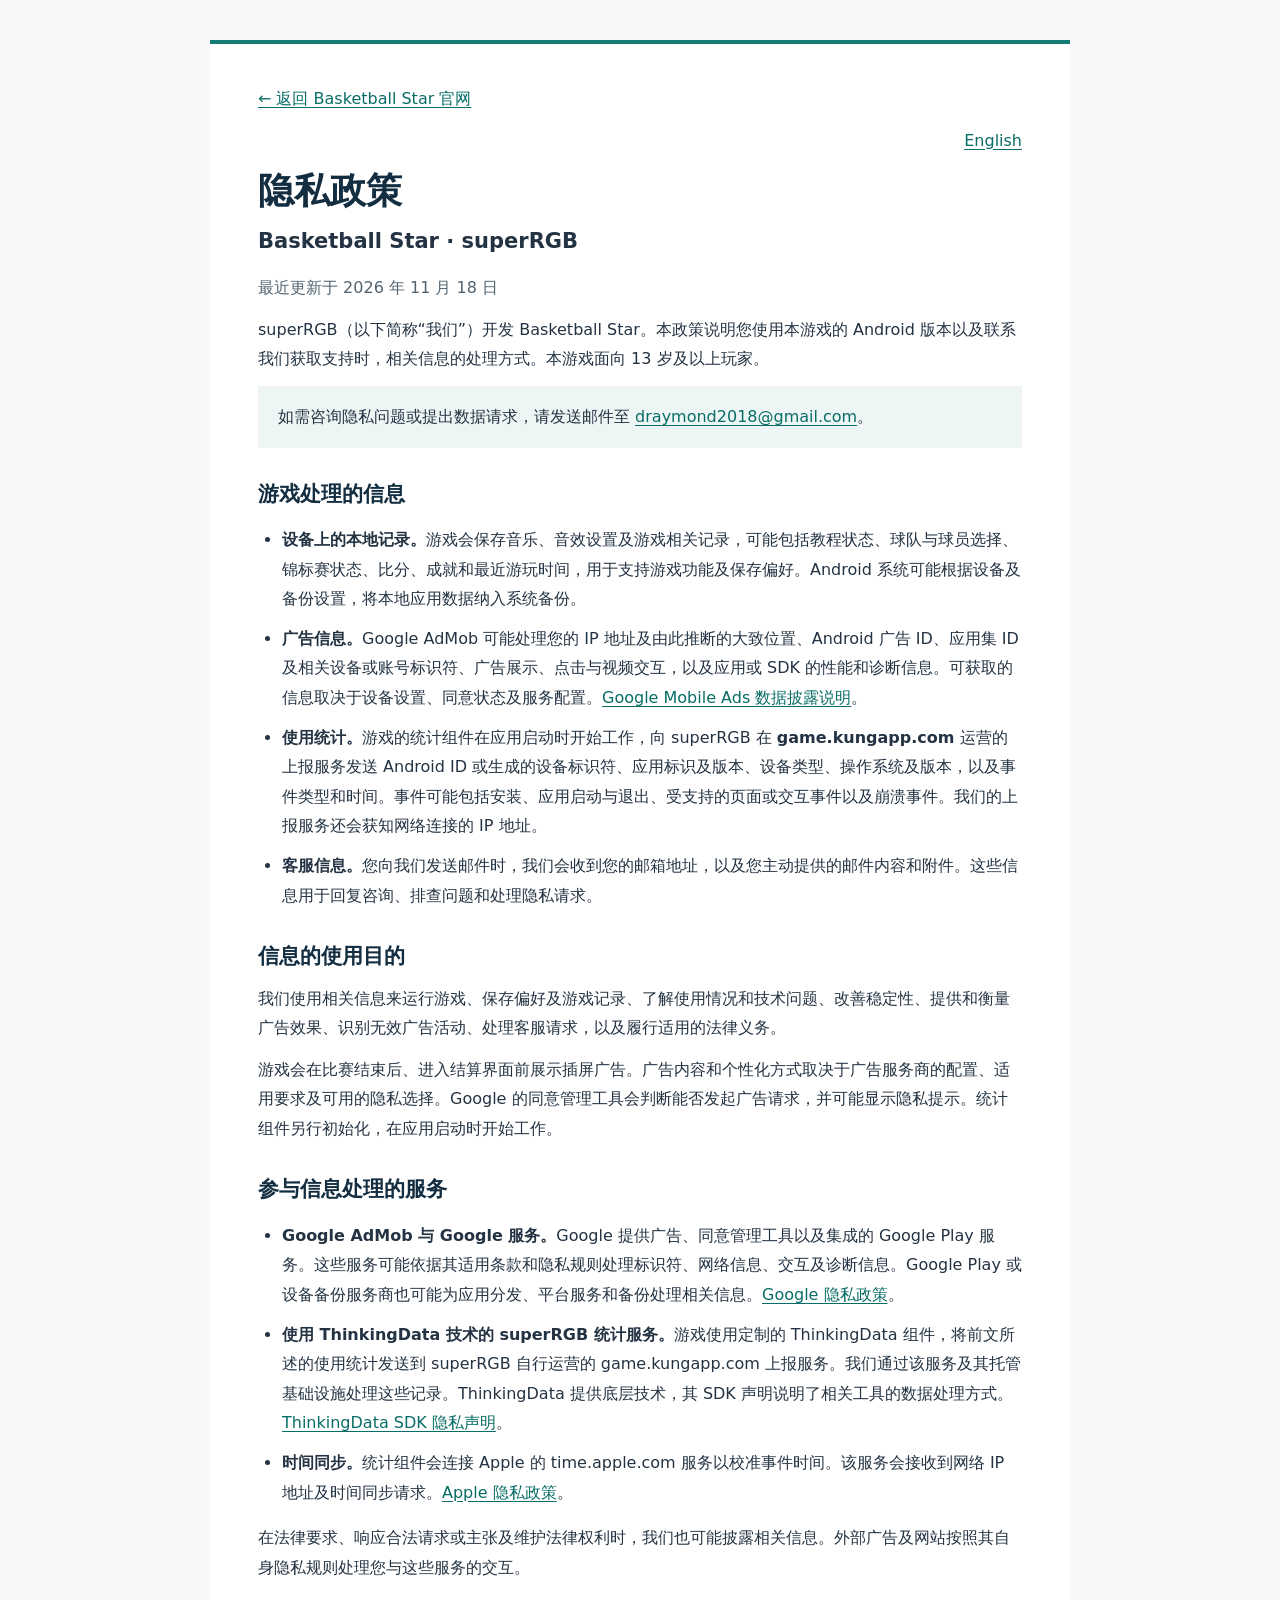
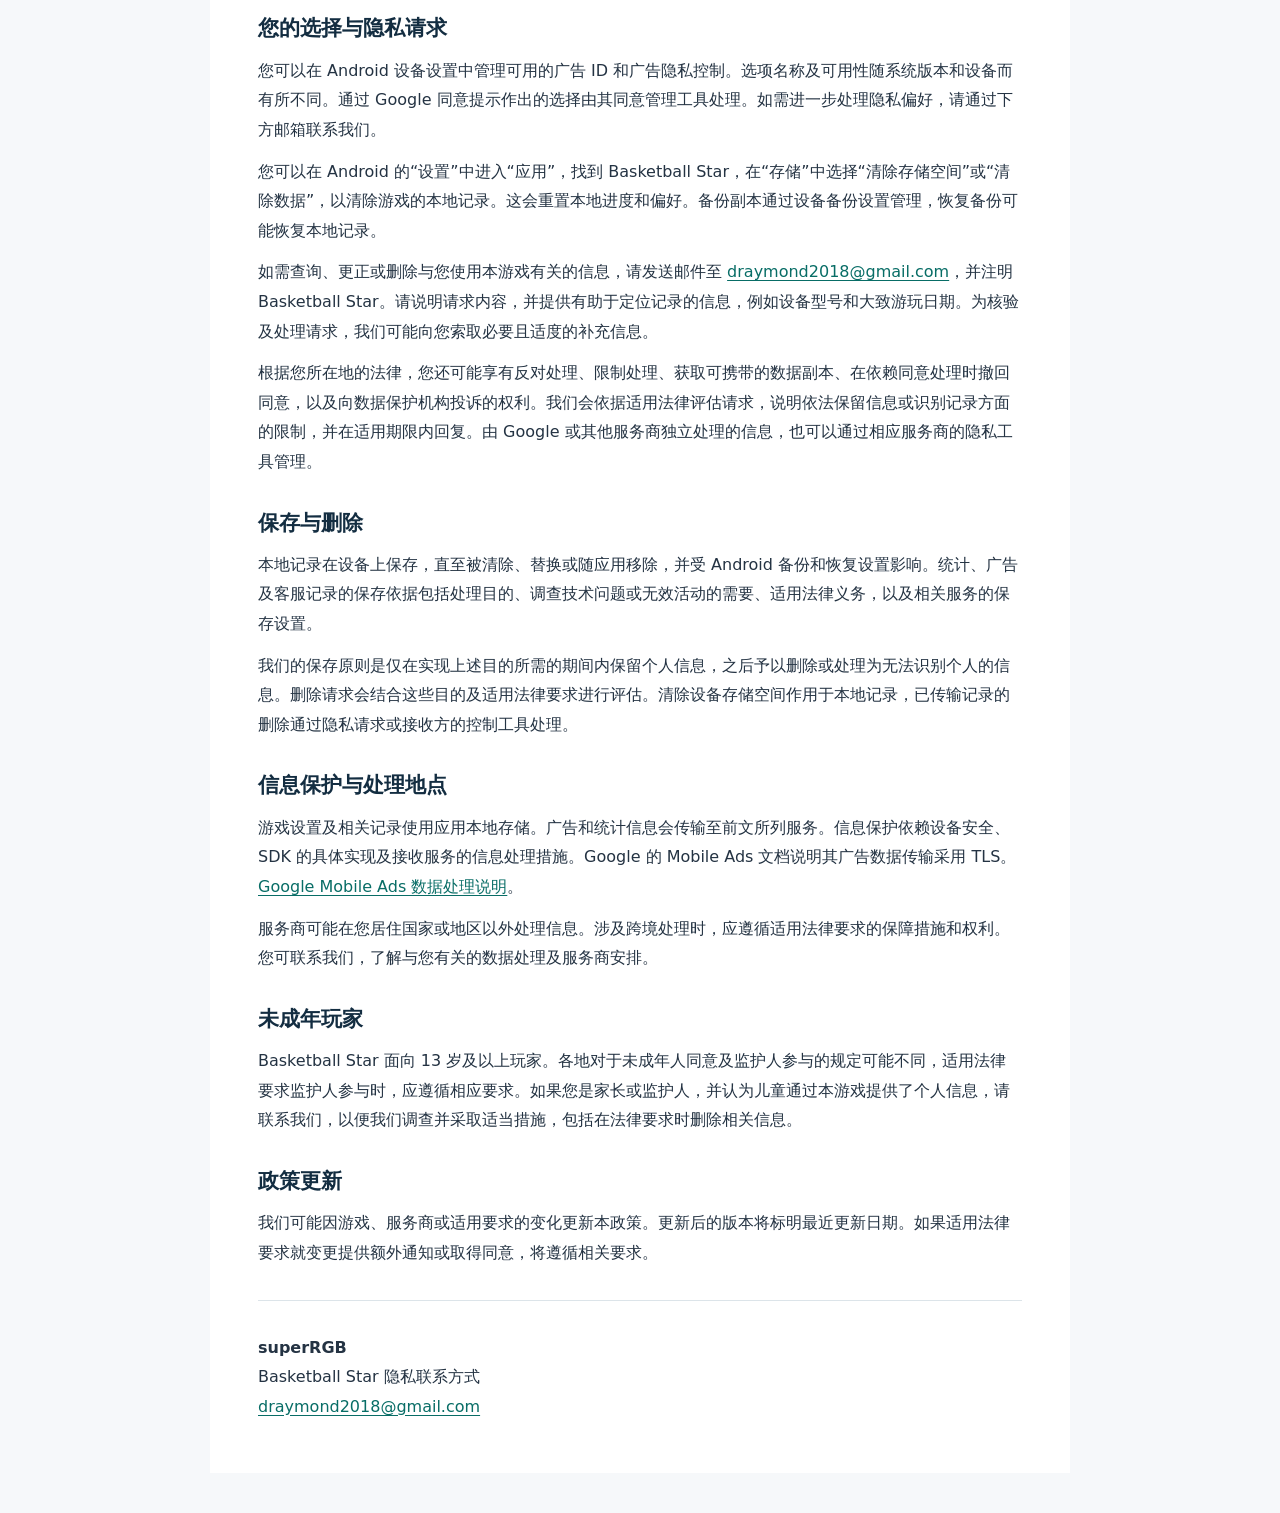
<file: basketball/privacy-policy-zh-CN.html>
<!doctype html>
<html lang="zh-CN">
<head>
  <meta charset="utf-8">
  <meta name="viewport" content="width=device-width, initial-scale=1">
  <meta name="description" content="superRGB 开发的 Basketball Star 隐私政策，说明游戏数据、广告、使用统计和隐私请求的处理方式。">
  <title>隐私政策 — Basketball Star — superRGB</title>
  <style>
    * { box-sizing: border-box; }
    body { margin: 0; color: #243343; background: #f6f8fa; font: 16px/1.85 "Inter", system-ui, sans-serif; }
    main { max-width: 860px; margin: 40px auto; padding: 40px 48px; background: white; border-top: 4px solid #147d76; }
    nav { text-align: right; }
    h1 { margin: 14px 0 0; color: #132d41; font-size: 36px; line-height: 1.2; }
    h2 { margin: 32px 0 10px; color: #132d41; font-size: 21px; line-height: 1.4; }
    p { margin: 12px 0; }
    li { margin: 10px 0; }
    ul { padding-left: 24px; }
    a { color: #086d66; text-underline-offset: 3px; overflow-wrap: anywhere; }
    .subtitle { margin-top: 10px; font-size: 21px; font-weight: 600; }
    .date { color: #526471; }
    .contact { padding: 16px 20px; background: #eef6f5; }
    footer { margin-top: 32px; border-top: 1px solid #dce4e9; padding-top: 20px; }
    @media (max-width: 600px) { main { margin: 0; padding: 24px 20px; } h1 { font-size: 30px; } }
    @media print { body { background: white; } main { margin: 0; max-width: none; padding: 0; border: 0; } nav { display: none; } h2 { break-after: avoid; } }
  </style>
</head>
<body>
<main>
  <a href="./zh/" style="display:inline-block;margin-bottom:12px">← 返回 Basketball Star 官网</a>
  <nav aria-label="语言"><a href="privacy-policy.html" lang="en" hreflang="en">English</a></nav>
  <header>
    <h1>隐私政策</h1>
    <p class="subtitle">Basketball Star · superRGB</p>
    <p class="date">最近更新于 2026 年 11 月 18 日</p>
  </header>
  <p>superRGB（以下简称“我们”）开发 Basketball Star。本政策说明您使用本游戏的 Android 版本以及联系我们获取支持时，相关信息的处理方式。本游戏面向 13 岁及以上玩家。</p>
  <p class="contact">如需咨询隐私问题或提出数据请求，请发送邮件至 <a href="mailto:draymond2018@gmail.com">draymond2018@gmail.com</a>。</p>

  <section aria-labelledby="information">
    <h2 id="information">游戏处理的信息</h2>
    <ul>
      <li><strong>设备上的本地记录。</strong>游戏会保存音乐、音效设置及游戏相关记录，可能包括教程状态、球队与球员选择、锦标赛状态、比分、成就和最近游玩时间，用于支持游戏功能及保存偏好。Android 系统可能根据设备及备份设置，将本地应用数据纳入系统备份。</li>
      <li><strong>广告信息。</strong>Google AdMob 可能处理您的 IP 地址及由此推断的大致位置、Android 广告 ID、应用集 ID 及相关设备或账号标识符、广告展示、点击与视频交互，以及应用或 SDK 的性能和诊断信息。可获取的信息取决于设备设置、同意状态及服务配置。<a href="https://developers.google.com/admob/android/privacy/play-data-disclosure?hl=zh-cn">Google Mobile Ads 数据披露说明</a>。</li>
      <li><strong>使用统计。</strong>游戏的统计组件在应用启动时开始工作，向 superRGB 在 <strong>game.kungapp.com</strong> 运营的上报服务发送 Android ID 或生成的设备标识符、应用标识及版本、设备类型、操作系统及版本，以及事件类型和时间。事件可能包括安装、应用启动与退出、受支持的页面或交互事件以及崩溃事件。我们的上报服务还会获知网络连接的 IP 地址。</li>
      <li><strong>客服信息。</strong>您向我们发送邮件时，我们会收到您的邮箱地址，以及您主动提供的邮件内容和附件。这些信息用于回复咨询、排查问题和处理隐私请求。</li>
    </ul>
  </section>

  <section aria-labelledby="purposes">
    <h2 id="purposes">信息的使用目的</h2>
    <p>我们使用相关信息来运行游戏、保存偏好及游戏记录、了解使用情况和技术问题、改善稳定性、提供和衡量广告效果、识别无效广告活动、处理客服请求，以及履行适用的法律义务。</p>
    <p>游戏会在比赛结束后、进入结算界面前展示插屏广告。广告内容和个性化方式取决于广告服务商的配置、适用要求及可用的隐私选择。Google 的同意管理工具会判断能否发起广告请求，并可能显示隐私提示。统计组件另行初始化，在应用启动时开始工作。</p>
  </section>

  <section aria-labelledby="services">
    <h2 id="services">参与信息处理的服务</h2>
    <ul>
      <li><strong>Google AdMob 与 Google 服务。</strong>Google 提供广告、同意管理工具以及集成的 Google Play 服务。这些服务可能依据其适用条款和隐私规则处理标识符、网络信息、交互及诊断信息。Google Play 或设备备份服务商也可能为应用分发、平台服务和备份处理相关信息。<a href="https://policies.google.com/privacy?hl=zh-CN">Google 隐私政策</a>。</li>
      <li><strong>使用 ThinkingData 技术的 superRGB 统计服务。</strong>游戏使用定制的 ThinkingData 组件，将前文所述的使用统计发送到 superRGB 自行运营的 game.kungapp.com 上报服务。我们通过该服务及其托管基础设施处理这些记录。ThinkingData 提供底层技术，其 SDK 声明说明了相关工具的数据处理方式。<a href="https://docs.thinkingdata.cn/ta-manual/latest/installation/installation_menu/privacy_cn.html">ThinkingData SDK 隐私声明</a>。</li>
      <li><strong>时间同步。</strong>统计组件会连接 Apple 的 time.apple.com 服务以校准事件时间。该服务会接收到网络 IP 地址及时间同步请求。<a href="https://www.apple.com/legal/privacy/en-ww/">Apple 隐私政策</a>。</li>
    </ul>
    <p>在法律要求、响应合法请求或主张及维护法律权利时，我们也可能披露相关信息。外部广告及网站按照其自身隐私规则处理您与这些服务的交互。</p>
  </section>

  <section aria-labelledby="choices">
    <h2 id="choices">您的选择与隐私请求</h2>
    <p>您可以在 Android 设备设置中管理可用的广告 ID 和广告隐私控制。选项名称及可用性随系统版本和设备而有所不同。通过 Google 同意提示作出的选择由其同意管理工具处理。如需进一步处理隐私偏好，请通过下方邮箱联系我们。</p>
    <p>您可以在 Android 的“设置”中进入“应用”，找到 Basketball Star，在“存储”中选择“清除存储空间”或“清除数据”，以清除游戏的本地记录。这会重置本地进度和偏好。备份副本通过设备备份设置管理，恢复备份可能恢复本地记录。</p>
    <p>如需查询、更正或删除与您使用本游戏有关的信息，请发送邮件至 <a href="mailto:draymond2018@gmail.com">draymond2018@gmail.com</a>，并注明 Basketball Star。请说明请求内容，并提供有助于定位记录的信息，例如设备型号和大致游玩日期。为核验及处理请求，我们可能向您索取必要且适度的补充信息。</p>
    <p>根据您所在地的法律，您还可能享有反对处理、限制处理、获取可携带的数据副本、在依赖同意处理时撤回同意，以及向数据保护机构投诉的权利。我们会依据适用法律评估请求，说明依法保留信息或识别记录方面的限制，并在适用期限内回复。由 Google 或其他服务商独立处理的信息，也可以通过相应服务商的隐私工具管理。</p>
  </section>

  <section aria-labelledby="retention">
    <h2 id="retention">保存与删除</h2>
    <p>本地记录在设备上保存，直至被清除、替换或随应用移除，并受 Android 备份和恢复设置影响。统计、广告及客服记录的保存依据包括处理目的、调查技术问题或无效活动的需要、适用法律义务，以及相关服务的保存设置。</p>
    <p>我们的保存原则是仅在实现上述目的所需的期间内保留个人信息，之后予以删除或处理为无法识别个人的信息。删除请求会结合这些目的及适用法律要求进行评估。清除设备存储空间作用于本地记录，已传输记录的删除通过隐私请求或接收方的控制工具处理。</p>
  </section>

  <section aria-labelledby="security">
    <h2 id="security">信息保护与处理地点</h2>
    <p>游戏设置及相关记录使用应用本地存储。广告和统计信息会传输至前文所列服务。信息保护依赖设备安全、SDK 的具体实现及接收服务的信息处理措施。Google 的 Mobile Ads 文档说明其广告数据传输采用 TLS。<a href="https://developers.google.com/admob/android/privacy/play-data-disclosure?hl=zh-cn">Google Mobile Ads 数据处理说明</a>。</p>
    <p>服务商可能在您居住国家或地区以外处理信息。涉及跨境处理时，应遵循适用法律要求的保障措施和权利。您可联系我们，了解与您有关的数据处理及服务商安排。</p>
  </section>

  <section aria-labelledby="young-players">
    <h2 id="young-players">未成年玩家</h2>
    <p>Basketball Star 面向 13 岁及以上玩家。各地对于未成年人同意及监护人参与的规定可能不同，适用法律要求监护人参与时，应遵循相应要求。如果您是家长或监护人，并认为儿童通过本游戏提供了个人信息，请联系我们，以便我们调查并采取适当措施，包括在法律要求时删除相关信息。</p>
  </section>

  <section aria-labelledby="updates">
    <h2 id="updates">政策更新</h2>
    <p>我们可能因游戏、服务商或适用要求的变化更新本政策。更新后的版本将标明最近更新日期。如果适用法律要求就变更提供额外通知或取得同意，将遵循相关要求。</p>
  </section>

  <footer>
    <p><strong>superRGB</strong><br>Basketball Star 隐私联系方式<br><a href="mailto:draymond2018@gmail.com">draymond2018@gmail.com</a></p>
  </footer>
</main>
</body>
</html>
</file>
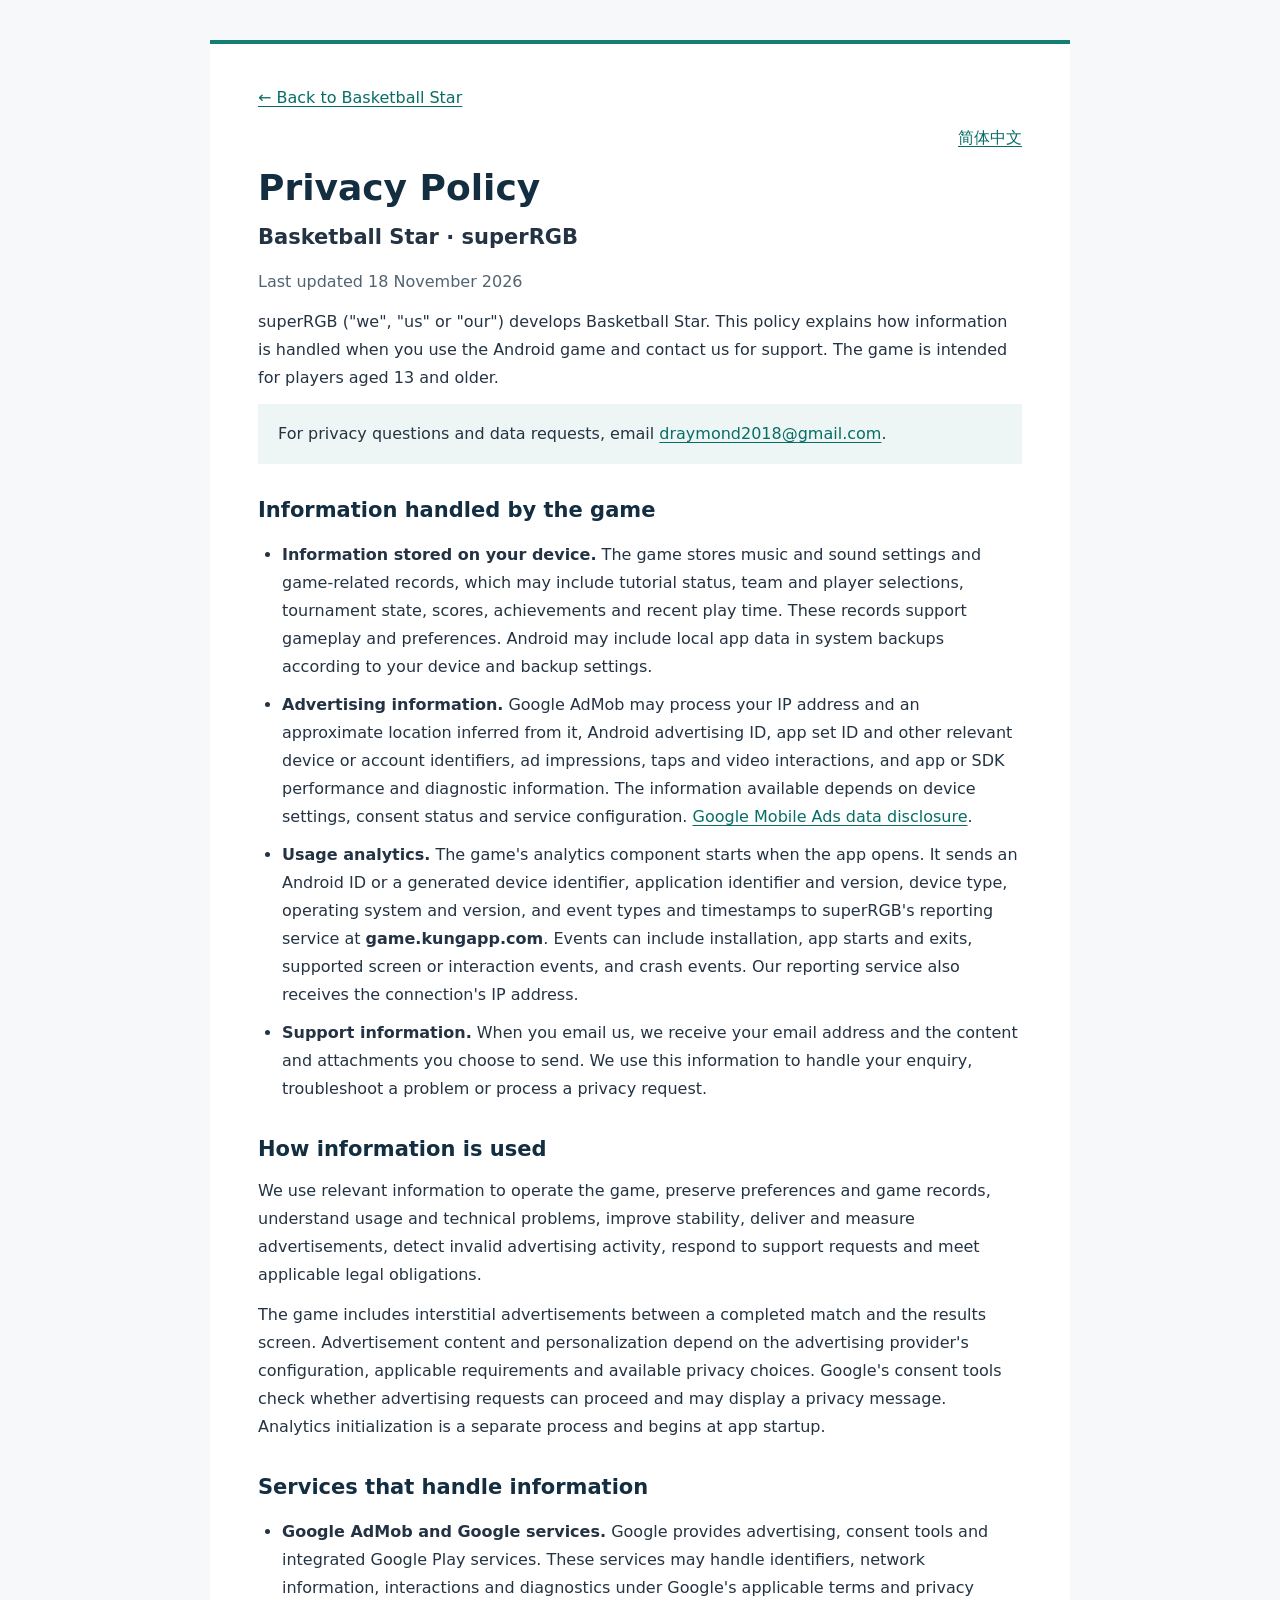
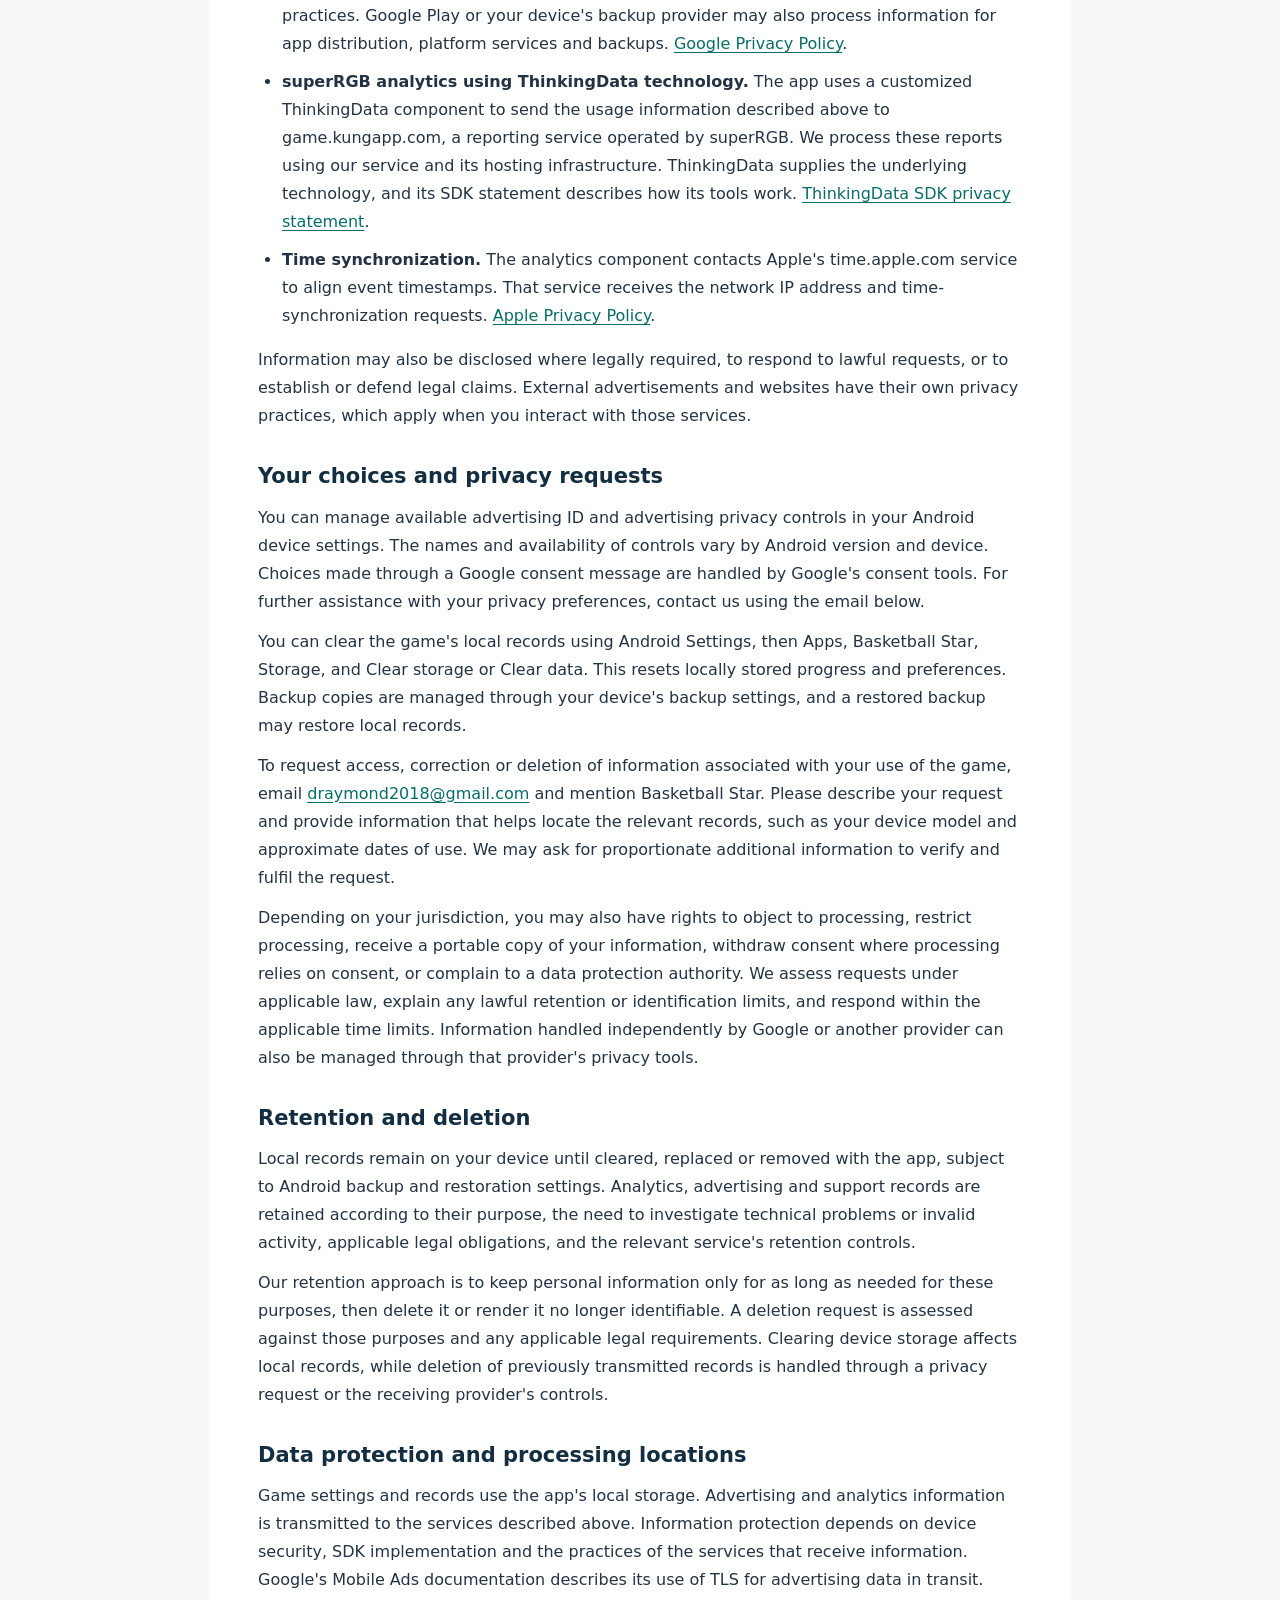
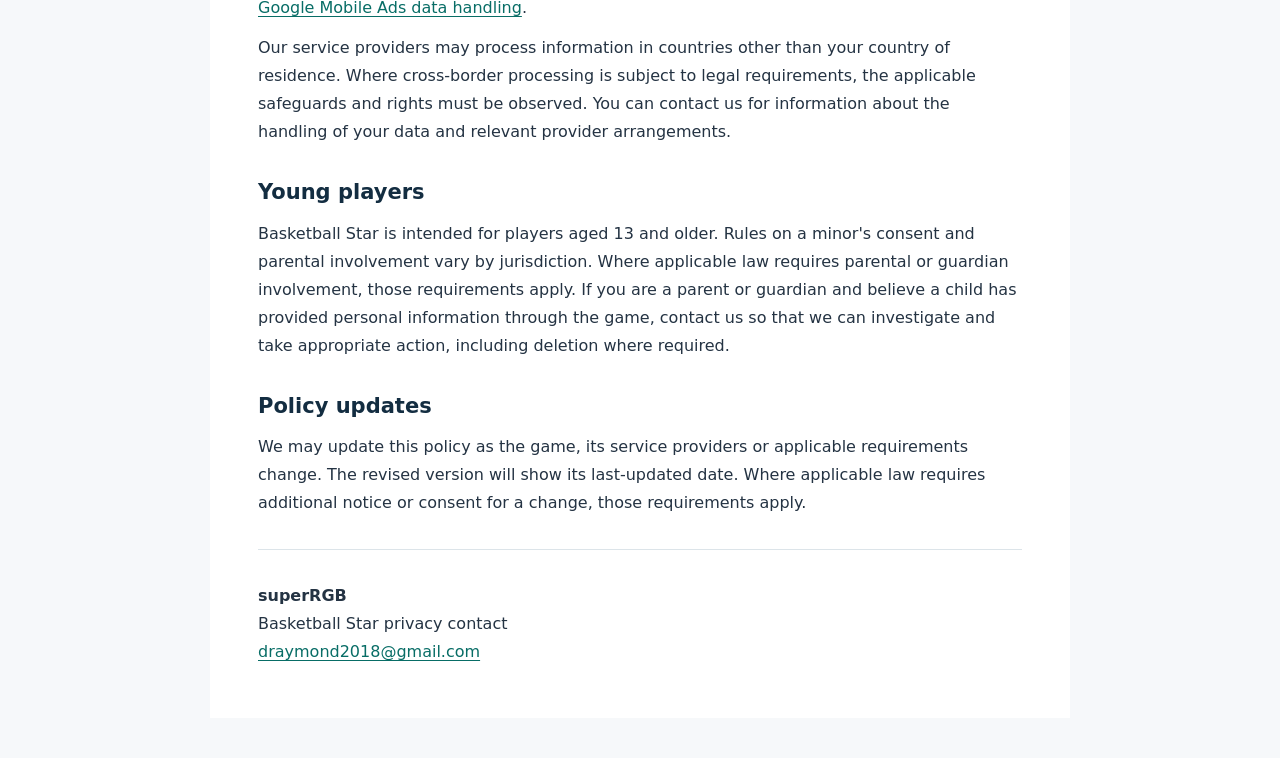
<file: basketball/privacy-policy.html>
<!doctype html>
<html lang="en">
<head>
  <meta charset="utf-8">
  <meta name="viewport" content="width=device-width, initial-scale=1">
  <meta name="description" content="Privacy Policy for Basketball Star, developed by superRGB. Information about game data, advertising, analytics and privacy requests.">
  <title>Privacy Policy — Basketball Star — superRGB</title>
  <style>
    * { box-sizing: border-box; }
    body { margin: 0; color: #243343; background: #f6f8fa; font: 16px/1.75 "Inter", system-ui, sans-serif; }
    main { max-width: 860px; margin: 40px auto; padding: 40px 48px; background: white; border-top: 4px solid #147d76; }
    nav { text-align: right; }
    h1 { margin: 14px 0 0; color: #132d41; font-size: 36px; line-height: 1.2; }
    h2 { margin: 32px 0 10px; color: #132d41; font-size: 21px; line-height: 1.4; }
    p { margin: 12px 0; }
    li { margin: 10px 0; }
    ul { padding-left: 24px; }
    a { color: #086d66; text-underline-offset: 3px; overflow-wrap: anywhere; }
    .subtitle { margin-top: 10px; font-size: 21px; font-weight: 600; }
    .date { color: #526471; }
    .contact { padding: 16px 20px; background: #eef6f5; }
    footer { margin-top: 32px; border-top: 1px solid #dce4e9; padding-top: 20px; }
    @media (max-width: 600px) { main { margin: 0; padding: 24px 20px; } h1 { font-size: 30px; } }
    @media print { body { background: white; } main { margin: 0; max-width: none; padding: 0; border: 0; } nav { display: none; } h2 { break-after: avoid; } }
  </style>
</head>
<body>
<main>
  <a href="./" style="display:inline-block;margin-bottom:12px">← Back to Basketball Star</a>
  <nav aria-label="Language"><a href="privacy-policy-zh-CN.html" lang="zh-CN" hreflang="zh-CN">简体中文</a></nav>
  <header>
    <h1>Privacy Policy</h1>
    <p class="subtitle">Basketball Star · superRGB</p>
    <p class="date">Last updated 18 November 2026</p>
  </header>
  <p>superRGB ("we", "us" or "our") develops Basketball Star. This policy explains how information is handled when you use the Android game and contact us for support. The game is intended for players aged 13 and older.</p>
  <p class="contact">For privacy questions and data requests, email <a href="mailto:draymond2018@gmail.com">draymond2018@gmail.com</a>.</p>

  <section aria-labelledby="information">
    <h2 id="information">Information handled by the game</h2>
    <ul>
      <li><strong>Information stored on your device.</strong> The game stores music and sound settings and game-related records, which may include tutorial status, team and player selections, tournament state, scores, achievements and recent play time. These records support gameplay and preferences. Android may include local app data in system backups according to your device and backup settings.</li>
      <li><strong>Advertising information.</strong> Google AdMob may process your IP address and an approximate location inferred from it, Android advertising ID, app set ID and other relevant device or account identifiers, ad impressions, taps and video interactions, and app or SDK performance and diagnostic information. The information available depends on device settings, consent status and service configuration. <a href="https://developers.google.com/admob/android/privacy/play-data-disclosure">Google Mobile Ads data disclosure</a>.</li>
      <li><strong>Usage analytics.</strong> The game's analytics component starts when the app opens. It sends an Android ID or a generated device identifier, application identifier and version, device type, operating system and version, and event types and timestamps to superRGB's reporting service at <strong>game.kungapp.com</strong>. Events can include installation, app starts and exits, supported screen or interaction events, and crash events. Our reporting service also receives the connection's IP address.</li>
      <li><strong>Support information.</strong> When you email us, we receive your email address and the content and attachments you choose to send. We use this information to handle your enquiry, troubleshoot a problem or process a privacy request.</li>
    </ul>
  </section>

  <section aria-labelledby="purposes">
    <h2 id="purposes">How information is used</h2>
    <p>We use relevant information to operate the game, preserve preferences and game records, understand usage and technical problems, improve stability, deliver and measure advertisements, detect invalid advertising activity, respond to support requests and meet applicable legal obligations.</p>
    <p>The game includes interstitial advertisements between a completed match and the results screen. Advertisement content and personalization depend on the advertising provider's configuration, applicable requirements and available privacy choices. Google's consent tools check whether advertising requests can proceed and may display a privacy message. Analytics initialization is a separate process and begins at app startup.</p>
  </section>

  <section aria-labelledby="services">
    <h2 id="services">Services that handle information</h2>
    <ul>
      <li><strong>Google AdMob and Google services.</strong> Google provides advertising, consent tools and integrated Google Play services. These services may handle identifiers, network information, interactions and diagnostics under Google's applicable terms and privacy practices. Google Play or your device's backup provider may also process information for app distribution, platform services and backups. <a href="https://policies.google.com/privacy">Google Privacy Policy</a>.</li>
      <li><strong>superRGB analytics using ThinkingData technology.</strong> The app uses a customized ThinkingData component to send the usage information described above to game.kungapp.com, a reporting service operated by superRGB. We process these reports using our service and its hosting infrastructure. ThinkingData supplies the underlying technology, and its SDK statement describes how its tools work. <a href="https://docs.thinkingdata.cn/ta-manual/latest/installation/installation_menu/privacy_cn.html">ThinkingData SDK privacy statement</a>.</li>
      <li><strong>Time synchronization.</strong> The analytics component contacts Apple's time.apple.com service to align event timestamps. That service receives the network IP address and time-synchronization requests. <a href="https://www.apple.com/legal/privacy/en-ww/">Apple Privacy Policy</a>.</li>
    </ul>
    <p>Information may also be disclosed where legally required, to respond to lawful requests, or to establish or defend legal claims. External advertisements and websites have their own privacy practices, which apply when you interact with those services.</p>
  </section>

  <section aria-labelledby="choices">
    <h2 id="choices">Your choices and privacy requests</h2>
    <p>You can manage available advertising ID and advertising privacy controls in your Android device settings. The names and availability of controls vary by Android version and device. Choices made through a Google consent message are handled by Google's consent tools. For further assistance with your privacy preferences, contact us using the email below.</p>
    <p>You can clear the game's local records using Android Settings, then Apps, Basketball Star, Storage, and Clear storage or Clear data. This resets locally stored progress and preferences. Backup copies are managed through your device's backup settings, and a restored backup may restore local records.</p>
    <p>To request access, correction or deletion of information associated with your use of the game, email <a href="mailto:draymond2018@gmail.com">draymond2018@gmail.com</a> and mention Basketball Star. Please describe your request and provide information that helps locate the relevant records, such as your device model and approximate dates of use. We may ask for proportionate additional information to verify and fulfil the request.</p>
    <p>Depending on your jurisdiction, you may also have rights to object to processing, restrict processing, receive a portable copy of your information, withdraw consent where processing relies on consent, or complain to a data protection authority. We assess requests under applicable law, explain any lawful retention or identification limits, and respond within the applicable time limits. Information handled independently by Google or another provider can also be managed through that provider's privacy tools.</p>
  </section>

  <section aria-labelledby="retention">
    <h2 id="retention">Retention and deletion</h2>
    <p>Local records remain on your device until cleared, replaced or removed with the app, subject to Android backup and restoration settings. Analytics, advertising and support records are retained according to their purpose, the need to investigate technical problems or invalid activity, applicable legal obligations, and the relevant service's retention controls.</p>
    <p>Our retention approach is to keep personal information only for as long as needed for these purposes, then delete it or render it no longer identifiable. A deletion request is assessed against those purposes and any applicable legal requirements. Clearing device storage affects local records, while deletion of previously transmitted records is handled through a privacy request or the receiving provider's controls.</p>
  </section>

  <section aria-labelledby="security">
    <h2 id="security">Data protection and processing locations</h2>
    <p>Game settings and records use the app's local storage. Advertising and analytics information is transmitted to the services described above. Information protection depends on device security, SDK implementation and the practices of the services that receive information. Google's Mobile Ads documentation describes its use of TLS for advertising data in transit. <a href="https://developers.google.com/admob/android/privacy/play-data-disclosure">Google Mobile Ads data handling</a>.</p>
    <p>Our service providers may process information in countries other than your country of residence. Where cross-border processing is subject to legal requirements, the applicable safeguards and rights must be observed. You can contact us for information about the handling of your data and relevant provider arrangements.</p>
  </section>

  <section aria-labelledby="young-players">
    <h2 id="young-players">Young players</h2>
    <p>Basketball Star is intended for players aged 13 and older. Rules on a minor's consent and parental involvement vary by jurisdiction. Where applicable law requires parental or guardian involvement, those requirements apply. If you are a parent or guardian and believe a child has provided personal information through the game, contact us so that we can investigate and take appropriate action, including deletion where required.</p>
  </section>

  <section aria-labelledby="updates">
    <h2 id="updates">Policy updates</h2>
    <p>We may update this policy as the game, its service providers or applicable requirements change. The revised version will show its last-updated date. Where applicable law requires additional notice or consent for a change, those requirements apply.</p>
  </section>

  <footer>
    <p><strong>superRGB</strong><br>Basketball Star privacy contact<br><a href="mailto:draymond2018@gmail.com">draymond2018@gmail.com</a></p>
  </footer>
</main>
</body>
</html>
</file>
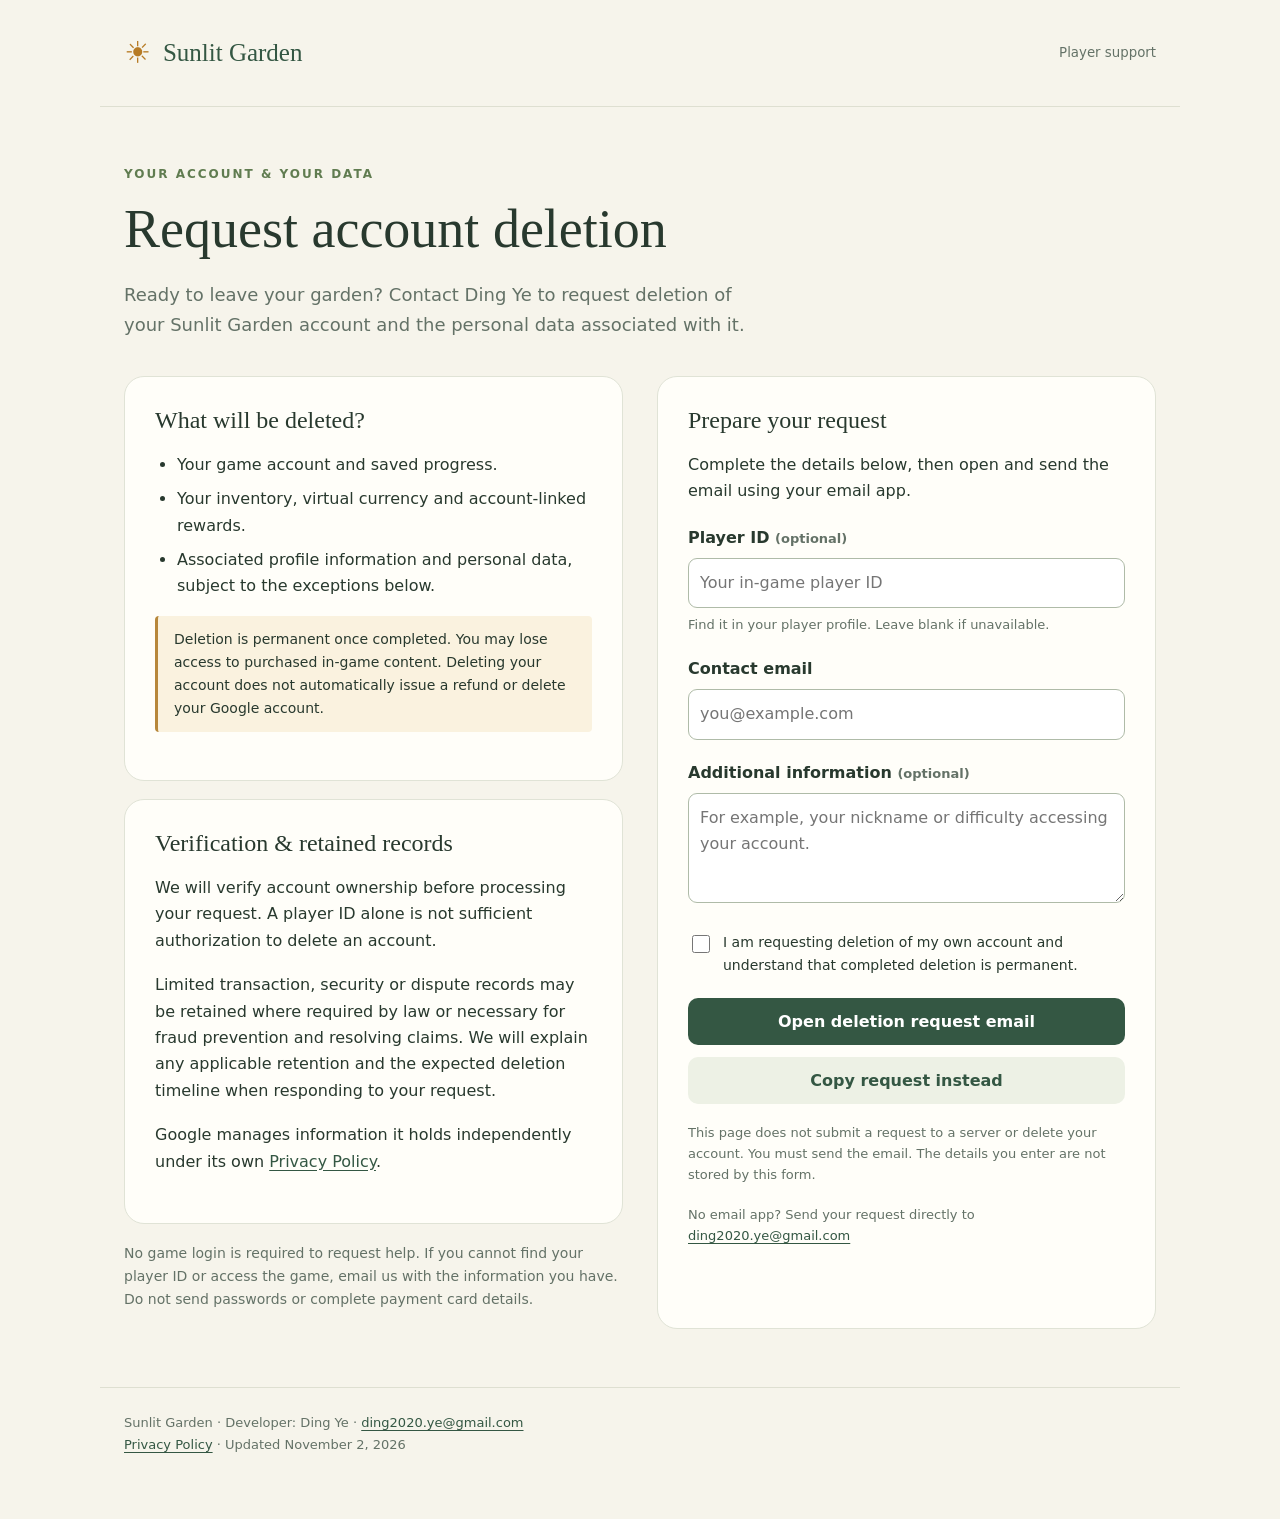
<file: SunlitGarden/delete-account.html>
<!doctype html><html lang="en"><head><meta charset="utf-8"><meta name="viewport" content="width=device-width, initial-scale=1"><title>Delete your account | Sunlit Garden</title><meta name="description" content="Request deletion of your Sunlit Garden account and associated personal data. Developer: Ding Ye."><style>
:root{color-scheme:light;--green:#345743;--ink:#28392e;--muted:#647267}*{box-sizing:border-box}body{margin:0;background:#f6f4eb;color:var(--ink);font:16px/1.65 system-ui,sans-serif}header{max-width:1080px;margin:auto;padding:28px 24px;border-bottom:1px solid #dedfd1;display:flex;align-items:center;gap:12px}.sun{font-size:30px;color:#b77b25}.brand{font-family:Georgia,serif;font-size:25px;color:var(--green)}header small{margin-left:auto;color:var(--muted)}main{max-width:1080px;margin:58px auto;padding:0 24px}.eyebrow{font-size:12px;letter-spacing:2px;font-weight:700;color:#607c50}h1{font:normal clamp(34px,5vw,54px)/1.15 Georgia,serif;max-width:680px;margin:14px 0 20px}p{margin:0 0 18px}.intro{max-width:640px;color:var(--muted);font-size:18px}.grid{display:grid;grid-template-columns:1fr 1fr;gap:34px;margin-top:36px}section,form{background:#fffef9;border:1px solid #e0e3d6;border-radius:20px;padding:30px}section{margin-bottom:18px}h2{font:normal 24px Georgia,serif;margin:0 0 18px}ul{padding-left:22px}li{margin:8px 0}.notice{border-left:3px solid #b7873b;padding:12px 16px;background:#faf2df;border-radius:4px;font-size:14px}.field{margin:20px 0}label{display:block;font-weight:650;margin-bottom:7px}input,textarea{width:100%;font:inherit;border:1px solid #afbba8;border-radius:9px;padding:11px;background:white;color:var(--ink)}textarea{min-height:110px;resize:vertical}input:focus,textarea:focus{outline:3px solid #d7e4c6;outline-offset:1px}.hint{font-size:13px;color:var(--muted);margin-top:6px}.check{display:flex;align-items:flex-start;gap:10px;font-size:14px;font-weight:400}.check input{width:18px;height:18px;flex:none;margin-top:4px}button{width:100%;padding:14px 18px;border:0;border-radius:10px;background:var(--green);color:white;font:600 16px system-ui;cursor:pointer}button.secondary{background:#edf1e5;color:var(--green);margin-top:12px}button:hover{filter:brightness(.94)}a{color:var(--green);text-underline-offset:3px;overflow-wrap:anywhere}#status{margin-top:16px;font-size:14px}footer{max-width:1080px;margin:40px auto;padding:24px;border-top:1px solid #dedfd1;color:var(--muted);font-size:13px}.steps{color:var(--muted);font-size:14px}@media(max-width:740px){main{margin-top:32px}.grid{grid-template-columns:1fr;gap:8px}header small{font-size:12px}section,form{padding:23px}}
</style></head><body><header><span class="sun" aria-hidden="true">☀</span><span class="brand">Sunlit Garden</span><small>Player support</small></header><main><div class="eyebrow">YOUR ACCOUNT &amp; YOUR DATA</div><h1>Request account deletion</h1><p class="intro">Ready to leave your garden? Contact Ding Ye to request deletion of your Sunlit Garden account and the personal data associated with it.</p><div class="grid"><div><section><h2>What will be deleted?</h2><ul><li>Your game account and saved progress.</li><li>Your inventory, virtual currency and account-linked rewards.</li><li>Associated profile information and personal data, subject to the exceptions below.</li></ul><p class="notice">Deletion is permanent once completed. You may lose access to purchased in-game content. Deleting your account does not automatically issue a refund or delete your Google account.</p></section><section><h2>Verification &amp; retained records</h2><p>We will verify account ownership before processing your request. A player ID alone is not sufficient authorization to delete an account.</p><p>Limited transaction, security or dispute records may be retained where required by law or necessary for fraud prevention and resolving claims. We will explain any applicable retention and the expected deletion timeline when responding to your request.</p><p>Google manages information it holds independently under its own <a href="https://policies.google.com/privacy" target="_blank" rel="noopener noreferrer">Privacy Policy</a>.</p></section><p class="steps">No game login is required to request help. If you cannot find your player ID or access the game, email us with the information you have. Do not send passwords or complete payment card details.</p></div><form id="deletion"><h2>Prepare your request</h2><p>Complete the details below, then open and send the email using your email app.</p><div class="field"><label for="player">Player ID <span class="hint">(optional)</span></label><input id="player" name="player" maxlength="100" placeholder="Your in-game player ID"><p class="hint">Find it in your player profile. Leave blank if unavailable.</p></div><div class="field"><label for="email">Contact email</label><input id="email" name="email" type="email" autocomplete="email" maxlength="254" required placeholder="you@example.com"></div><div class="field"><label for="notes">Additional information <span class="hint">(optional)</span></label><textarea id="notes" name="notes" maxlength="2000" placeholder="For example, your nickname or difficulty accessing your account."></textarea></div><div class="field"><label class="check"><input id="confirm" type="checkbox" required><span>I am requesting deletion of my own account and understand that completed deletion is permanent.</span></label></div><button type="submit">Open deletion request email</button><button type="button" class="secondary" id="copy">Copy request instead</button><p id="status" role="status" aria-live="polite"></p><p class="hint">This page does not submit a request to a server or delete your account. You must send the email. The details you enter are not stored by this form.</p><p class="hint">No email app? Send your request directly to<br><a href="mailto:ding2020.ye@gmail.com?subject=Sunlit%20Garden%20account%20deletion%20request">ding2020.ye@gmail.com</a></p></form></div></main><footer>Sunlit Garden · Developer: Ding Ye · <a href="mailto:ding2020.ye@gmail.com">ding2020.ye@gmail.com</a><br><a href="privacy-policy.html">Privacy Policy</a> · Updated November 2, 2026</footer><script>
const form=document.getElementById('deletion'),status=document.getElementById('status');
function requestBody(){return ['Hello Ding Ye,','','I request deletion of my Sunlit Garden account and associated personal data.','','Player ID: '+(document.getElementById('player').value.trim()||'Unavailable'),'Contact email: '+document.getElementById('email').value.trim(),'Additional information: '+(document.getElementById('notes').value.trim()||'None'),'','I confirm that this is my own account and understand that completed deletion is permanent. Please advise how I can verify ownership and confirm the expected timeline and any data that must be retained.'].join('\n');}
form.addEventListener('submit',event=>{event.preventDefault();if(!form.reportValidity())return;location.href='mailto:ding2020.ye@gmail.com?subject='+encodeURIComponent('Sunlit Garden account deletion request')+'&body='+encodeURIComponent(requestBody());status.textContent='Your email app should open with a draft. Your request has NOT been sent yet. Send the email to complete your request, or use the copy option below.';});
document.getElementById('copy').addEventListener('click',async()=>{if(!form.reportValidity())return;const text='To: ding2020.ye@gmail.com\nSubject: Sunlit Garden account deletion request\n\n'+requestBody();try{await navigator.clipboard.writeText(text);status.textContent='Request copied. Paste it into an email to ding2020.ye@gmail.com and send it. Nothing has been submitted yet.';}catch{status.textContent='Copy the request below and email it to ding2020.ye@gmail.com. Nothing has been submitted yet.';let box=document.getElementById('fallback');if(!box){box=document.createElement('textarea');box.id='fallback';box.readOnly=true;box.setAttribute('aria-label','Request text to copy');status.after(box);}box.value=text;box.focus();box.select();}});
</script></body></html>
</file>
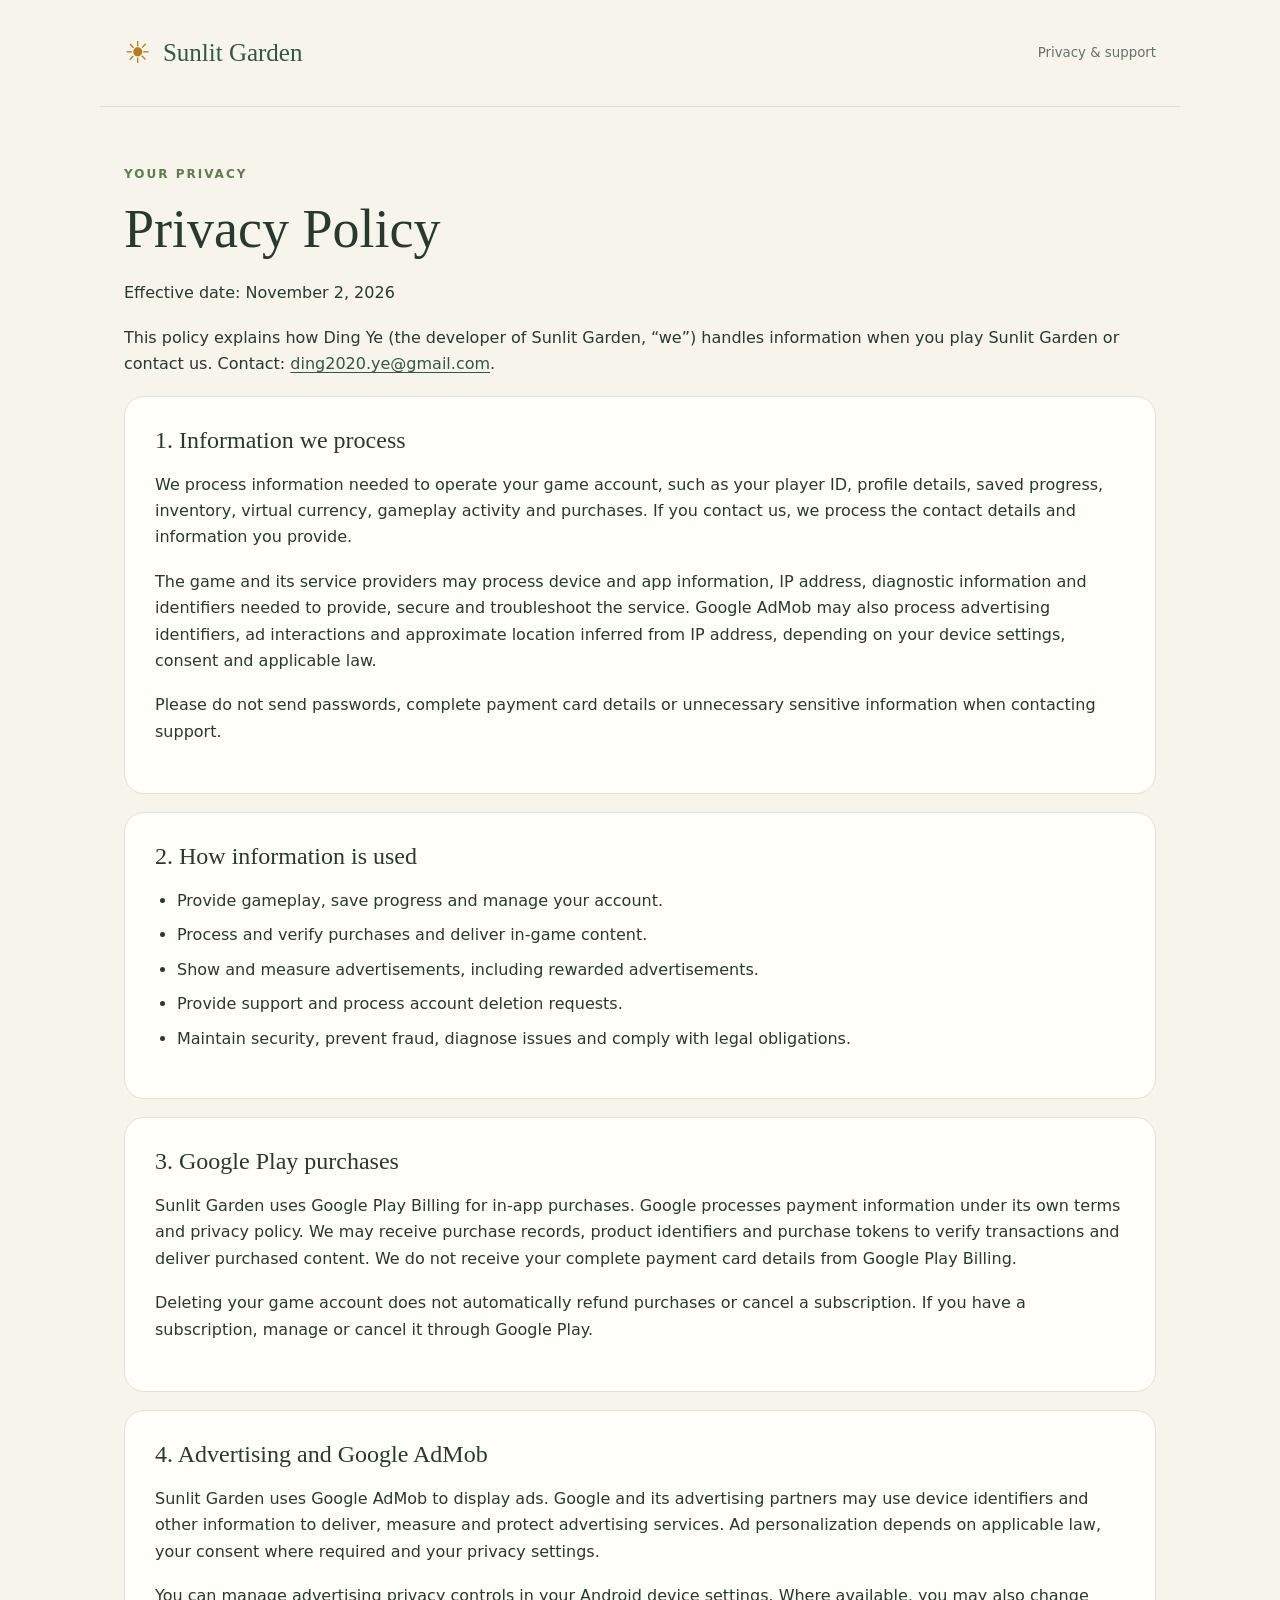
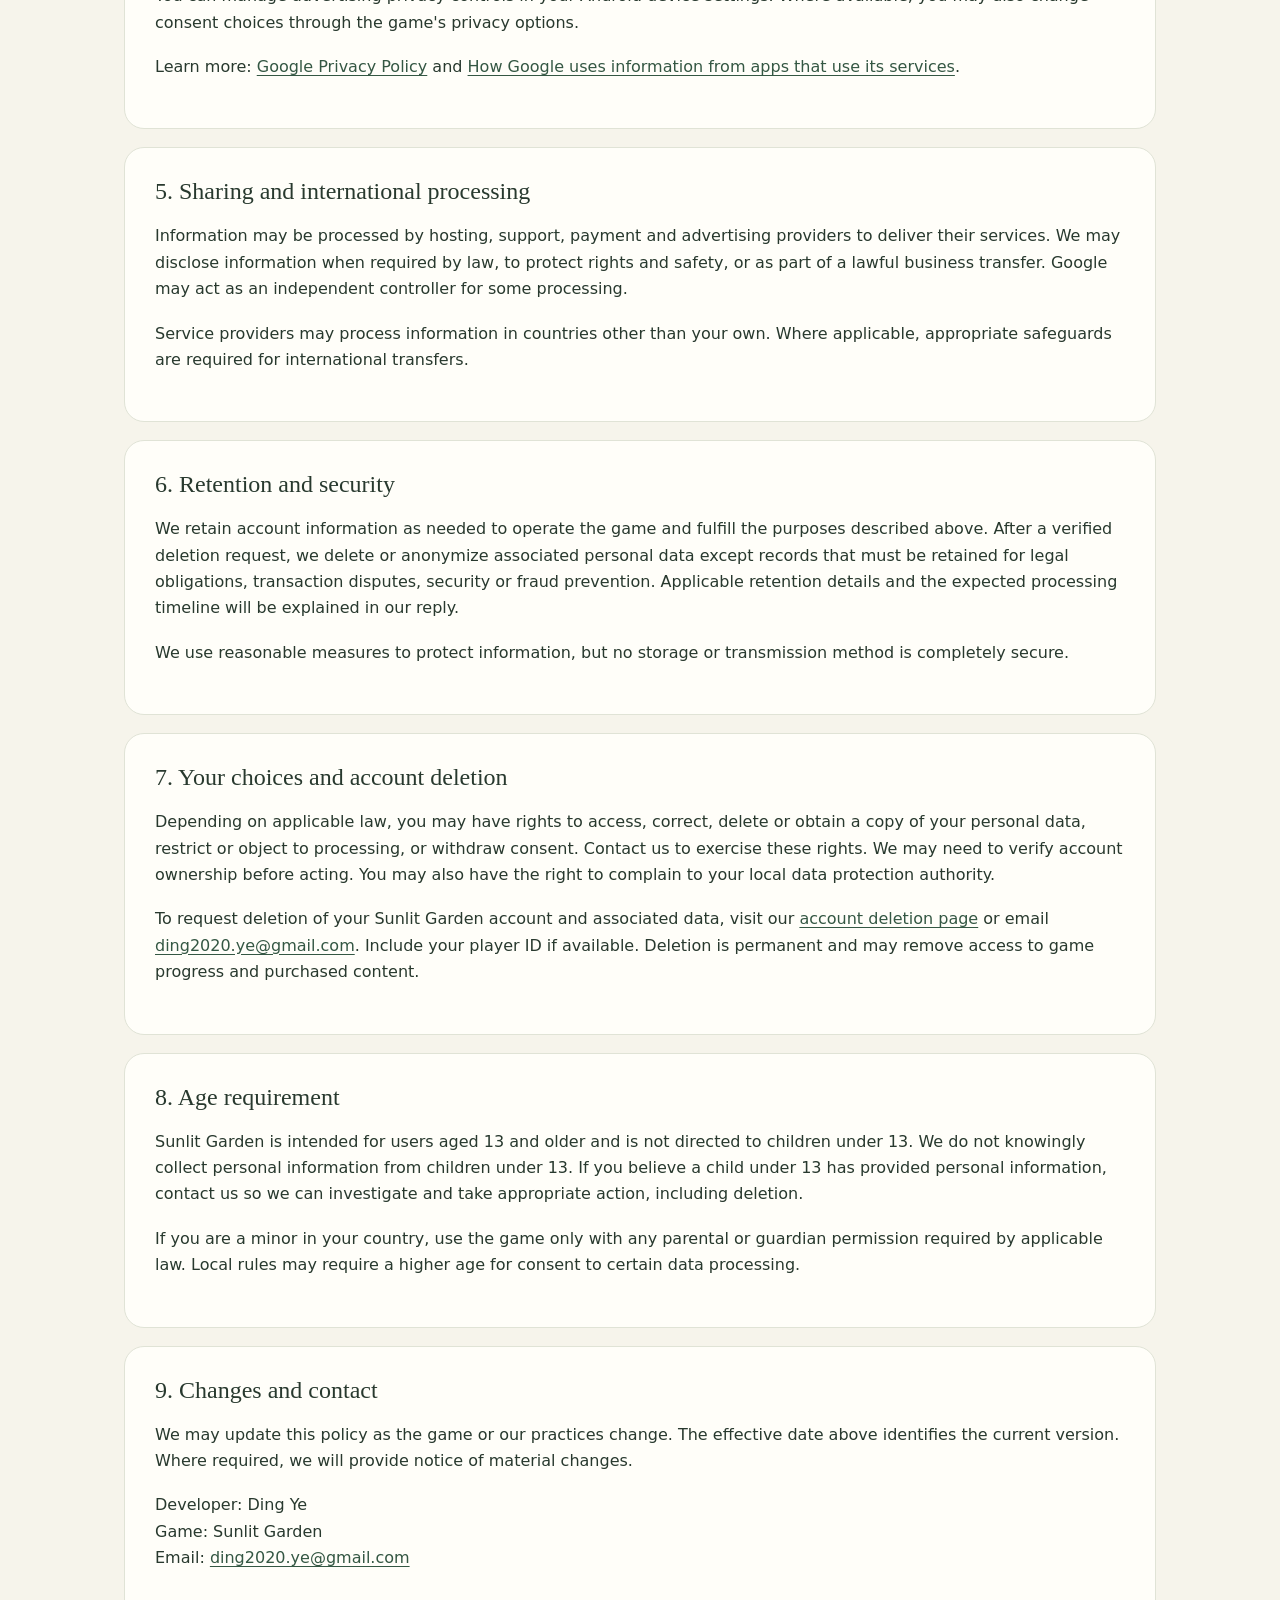
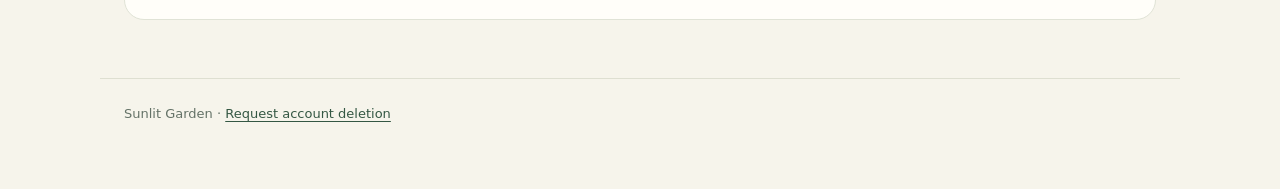
<file: SunlitGarden/privacy-policy.html>
<!doctype html><html lang="en"><head><meta charset="utf-8"><meta name="viewport" content="width=device-width, initial-scale=1"><title>Privacy Policy | Sunlit Garden</title><style>
:root{color-scheme:light;--green:#345743;--ink:#28392e;--muted:#647267}*{box-sizing:border-box}body{margin:0;background:#f6f4eb;color:var(--ink);font:16px/1.65 system-ui,sans-serif}header{max-width:1080px;margin:auto;padding:28px 24px;border-bottom:1px solid #dedfd1;display:flex;align-items:center;gap:12px}.sun{font-size:30px;color:#b77b25}.brand{font-family:Georgia,serif;font-size:25px;color:var(--green)}header small{margin-left:auto;color:var(--muted)}main{max-width:1080px;margin:58px auto;padding:0 24px}.eyebrow{font-size:12px;letter-spacing:2px;font-weight:700;color:#607c50}h1{font:normal clamp(34px,5vw,54px)/1.15 Georgia,serif;max-width:680px;margin:14px 0 20px}p{margin:0 0 18px}.intro{max-width:640px;color:var(--muted);font-size:18px}.grid{display:grid;grid-template-columns:1fr 1fr;gap:34px;margin-top:36px}section,form{background:#fffef9;border:1px solid #e0e3d6;border-radius:20px;padding:30px}section{margin-bottom:18px}h2{font:normal 24px Georgia,serif;margin:0 0 18px}ul{padding-left:22px}li{margin:8px 0}.notice{border-left:3px solid #b7873b;padding:12px 16px;background:#faf2df;border-radius:4px;font-size:14px}.field{margin:20px 0}label{display:block;font-weight:650;margin-bottom:7px}input,textarea{width:100%;font:inherit;border:1px solid #afbba8;border-radius:9px;padding:11px;background:white;color:var(--ink)}textarea{min-height:110px;resize:vertical}input:focus,textarea:focus{outline:3px solid #d7e4c6;outline-offset:1px}.hint{font-size:13px;color:var(--muted);margin-top:6px}.check{display:flex;align-items:flex-start;gap:10px;font-size:14px;font-weight:400}.check input{width:18px;height:18px;flex:none;margin-top:4px}button{width:100%;padding:14px 18px;border:0;border-radius:10px;background:var(--green);color:white;font:600 16px system-ui;cursor:pointer}button.secondary{background:#edf1e5;color:var(--green);margin-top:12px}button:hover{filter:brightness(.94)}a{color:var(--green);text-underline-offset:3px;overflow-wrap:anywhere}#status{margin-top:16px;font-size:14px}footer{max-width:1080px;margin:40px auto;padding:24px;border-top:1px solid #dedfd1;color:var(--muted);font-size:13px}.steps{color:var(--muted);font-size:14px}@media(max-width:740px){main{margin-top:32px}.grid{grid-template-columns:1fr;gap:8px}header small{font-size:12px}section,form{padding:23px}}
</style></head><body><header><span class="sun" aria-hidden="true">☀</span><span class="brand">Sunlit Garden</span><small>Privacy &amp; support</small></header><main><div class="eyebrow">YOUR PRIVACY</div><h1>Privacy Policy</h1><p>Effective date: November 2, 2026</p><p>This policy explains how Ding Ye (the developer of Sunlit Garden, “we”) handles information when you play Sunlit Garden or contact us. Contact: <a href="mailto:ding2020.ye@gmail.com">ding2020.ye@gmail.com</a>.</p>
<section><h2>1. Information we process</h2><p>We process information needed to operate your game account, such as your player ID, profile details, saved progress, inventory, virtual currency, gameplay activity and purchases. If you contact us, we process the contact details and information you provide.</p><p>The game and its service providers may process device and app information, IP address, diagnostic information and identifiers needed to provide, secure and troubleshoot the service. Google AdMob may also process advertising identifiers, ad interactions and approximate location inferred from IP address, depending on your device settings, consent and applicable law.</p><p>Please do not send passwords, complete payment card details or unnecessary sensitive information when contacting support.</p></section>
<section><h2>2. How information is used</h2><ul><li>Provide gameplay, save progress and manage your account.</li><li>Process and verify purchases and deliver in-game content.</li><li>Show and measure advertisements, including rewarded advertisements.</li><li>Provide support and process account deletion requests.</li><li>Maintain security, prevent fraud, diagnose issues and comply with legal obligations.</li></ul></section>
<section><h2>3. Google Play purchases</h2><p>Sunlit Garden uses Google Play Billing for in-app purchases. Google processes payment information under its own terms and privacy policy. We may receive purchase records, product identifiers and purchase tokens to verify transactions and deliver purchased content. We do not receive your complete payment card details from Google Play Billing.</p><p>Deleting your game account does not automatically refund purchases or cancel a subscription. If you have a subscription, manage or cancel it through Google Play.</p></section>
<section><h2>4. Advertising and Google AdMob</h2><p>Sunlit Garden uses Google AdMob to display ads. Google and its advertising partners may use device identifiers and other information to deliver, measure and protect advertising services. Ad personalization depends on applicable law, your consent where required and your privacy settings.</p><p>You can manage advertising privacy controls in your Android device settings. Where available, you may also change consent choices through the game's privacy options.</p><p>Learn more: <a href="https://policies.google.com/privacy">Google Privacy Policy</a> and <a href="https://policies.google.com/technologies/partner-sites">How Google uses information from apps that use its services</a>.</p></section>
<section><h2>5. Sharing and international processing</h2><p>Information may be processed by hosting, support, payment and advertising providers to deliver their services. We may disclose information when required by law, to protect rights and safety, or as part of a lawful business transfer. Google may act as an independent controller for some processing.</p><p>Service providers may process information in countries other than your own. Where applicable, appropriate safeguards are required for international transfers.</p></section>
<section><h2>6. Retention and security</h2><p>We retain account information as needed to operate the game and fulfill the purposes described above. After a verified deletion request, we delete or anonymize associated personal data except records that must be retained for legal obligations, transaction disputes, security or fraud prevention. Applicable retention details and the expected processing timeline will be explained in our reply.</p><p>We use reasonable measures to protect information, but no storage or transmission method is completely secure.</p></section>
<section><h2>7. Your choices and account deletion</h2><p>Depending on applicable law, you may have rights to access, correct, delete or obtain a copy of your personal data, restrict or object to processing, or withdraw consent. Contact us to exercise these rights. We may need to verify account ownership before acting. You may also have the right to complain to your local data protection authority.</p><p>To request deletion of your Sunlit Garden account and associated data, visit our <a href="delete-account.html">account deletion page</a> or email <a href="mailto:ding2020.ye@gmail.com">ding2020.ye@gmail.com</a>. Include your player ID if available. Deletion is permanent and may remove access to game progress and purchased content.</p></section>
<section><h2>8. Age requirement</h2><p>Sunlit Garden is intended for users aged 13 and older and is not directed to children under 13. We do not knowingly collect personal information from children under 13. If you believe a child under 13 has provided personal information, contact us so we can investigate and take appropriate action, including deletion.</p><p>If you are a minor in your country, use the game only with any parental or guardian permission required by applicable law. Local rules may require a higher age for consent to certain data processing.</p></section>
<section><h2>9. Changes and contact</h2><p>We may update this policy as the game or our practices change. The effective date above identifies the current version. Where required, we will provide notice of material changes.</p><p>Developer: Ding Ye<br>Game: Sunlit Garden<br>Email: <a href="mailto:ding2020.ye@gmail.com">ding2020.ye@gmail.com</a></p></section></main><footer>Sunlit Garden · <a href="delete-account.html">Request account deletion</a></footer></body></html>
</file>
<file: basketball/styles.css>
@font-face{font-family:Anton;src:url('assets/fonts/Anton-Regular.ttf') format('truetype');font-style:normal;font-weight:400;font-display:swap}
:root{--navy:#0c1726;--navy2:#132235;--cream:#f5ecda;--orange:#ff7b39;--teal:#67d6c2;--muted:#aab8c8;--line:#ffffff1b;--display:Anton,Impact,Haettenschweiler,'Arial Narrow Bold','Arial Narrow',sans-serif}
*{box-sizing:border-box}html{scroll-behavior:smooth;scroll-padding-top:100px}body{margin:0;background:var(--navy);color:var(--cream);font-family:Arial,'PingFang SC','Microsoft YaHei',sans-serif;font-size:16px;line-height:1.6}a{color:inherit;text-decoration:none}button{font:inherit;cursor:pointer}button,a{-webkit-tap-highlight-color:transparent}button{color:inherit}img{max-width:100%;display:block}button{border:0}figure,p,h1,h2,h3{margin:0}h1,h2{font-family:var(--display);font-weight:400;line-height:.98;letter-spacing:.3px}h1 span,h2 span{color:var(--orange)}h1{font-size:clamp(64px,6.2vw,104px)}h2{font-size:clamp(40px,4.6vw,66px)}h3{font-size:23px;line-height:1.2}svg{width:24px;height:24px;flex-shrink:0}button:focus-visible,a:focus-visible,summary:focus-visible{outline:3px solid var(--teal);outline-offset:5px}button[hidden],[hidden]{display:none!important}.container{width:min(1280px,calc(100% - 96px));margin-inline:auto}.section{padding-block:110px}.eyebrow{font-size:12px;font-weight:800;letter-spacing:2.3px;text-transform:uppercase;color:var(--teal);margin-bottom:22px}.skip{position:fixed;top:-100px;left:15px;z-index:100;background:var(--orange);color:var(--navy);padding:12px}.skip:focus{top:12px}.site-header{position:sticky;top:0;z-index:20;background:#0c1726f2;border-bottom:1px solid var(--line);backdrop-filter:blur(18px)}.nav-wrap{height:86px;display:flex;align-items:center;justify-content:space-between;gap:28px;width:min(1400px,calc(100% - 64px));margin:auto}.brand{display:flex;align-items:center;gap:12px;flex-shrink:0}.brand img{border-radius:10px}.brand span{font-family:var(--display);font-size:21px;line-height:1;letter-spacing:.3px}.brand b{display:block;color:var(--orange);font-weight:400;font-size:25px;letter-spacing:3px}.desktop-nav{display:flex;gap:28px;align-items:center;font-size:13px;font-weight:700}.desktop-nav a{position:relative;padding:14px 0}.desktop-nav a:after{content:'';position:absolute;bottom:8px;left:0;width:0;height:2px;background:var(--orange);transition:width .2s}.desktop-nav a:hover:after{width:100%}.nav-actions{display:flex;align-items:center;gap:21px}.language{font-size:13px;font-weight:700;color:#cdd7e1}.nav-cta{background:var(--orange);color:var(--navy);font-weight:800;display:flex;align-items:center;gap:16px;padding:12px 18px;font-size:13px;transition:background .2s}.nav-cta svg{width:18px;height:18px}.nav-cta:hover,.button.primary:hover{background:#ffa16e}.menu-toggle{display:none;background:none;padding:12px}.menu-toggle span{display:block;background:var(--cream);width:22px;height:2px;margin:5px 0}.mobile-nav{padding:8px 28px 22px;display:grid;gap:5px}.mobile-nav a{padding:9px 0;border-bottom:1px solid var(--line)}
.hero{overflow:hidden;position:relative;background:radial-gradient(ellipse at 70% 50%,#192e49 0%,var(--navy) 65%)}.hero-inner{display:grid;grid-template-columns:.84fr 1.16fr;align-items:center;gap:48px;min-height:680px;padding-block:88px 100px;position:relative;z-index:1}.hero-copy{position:relative;z-index:2}.hero .eyebrow{display:flex;align-items:center;gap:8px;white-space:nowrap;font-size:10px;letter-spacing:1.4px}.hero .eyebrow span{width:18px;height:3px;background:var(--orange)}.hero-intro{max-width:420px;margin-top:27px;color:#c1ccda;font-size:17px;line-height:1.75}.hero-actions{display:flex;align-items:flex-start;flex-direction:column;gap:22px;margin-top:32px}.button{min-height:56px;display:inline-flex;align-items:center;justify-content:center;gap:12px;padding:14px 22px;font-weight:800;font-size:14px;transition:background .2s,transform .2s}.button:hover{transform:translateY(-2px)}.primary{background:var(--orange);color:#0c1726}.button svg:last-child{width:20px}.button svg:first-child{width:23px}.text-link{background:none;border:0;display:inline-flex;align-items:center;gap:13px;font-size:14px;font-weight:700;padding:0}.text-link:hover svg{transform:translateX(4px)}.text-link svg{transition:transform .2s;width:20px}.platform{display:flex;align-items:center;gap:10px;flex-wrap:wrap;color:#8799b0;font-size:10px;letter-spacing:1px;font-weight:700;margin-top:32px}.platform i{width:3px;height:3px;border-radius:50%;background:#7a8ca3}.hero-art{position:relative;width:calc(100% + 90px);margin-left:-5px;border:1px solid #506277;border-radius:5px;transform:rotate(-3deg);box-shadow:0 35px 90px #0008}.hero-art img{width:100%;height:auto;border-radius:4px}.hero-art:before{content:'';position:absolute;inset:-17px 15px 20px -15px;border:1px solid #67d6c22c;z-index:-1}.hero-art figcaption{font-size:10px;color:#b1c2d7;text-align:right;letter-spacing:1.6px;text-transform:uppercase;position:absolute;bottom:-30px;right:0}.art-corner{position:absolute;top:-3px;right:-3px;width:65px;height:4px;background:var(--orange)}.court-lines{position:absolute;top:0;left:-220px;width:650px;height:650px;opacity:.18;border:1px solid #50677d;border-radius:50%;transform:rotate(-25deg)}.court-lines:before{content:'';position:absolute;inset:60px;border:1px solid #50677d;border-radius:50%}.court-lines:after{content:'';position:absolute;inset:230px -400px;border:1px solid #50677d}.scroll-cue{position:absolute;bottom:20px;left:50%;font-size:25px;color:var(--teal)}.stat-strip{background:var(--orange);color:var(--navy)}.stat-strip>.container{display:grid;grid-template-columns:repeat(4,1fr);padding-block:24px}.stat-strip>.container>div{display:flex;align-items:center;justify-content:center;gap:17px;border-right:1px solid #0c17263b}.stat-strip>.container>div:last-child{border:0}.stat-strip strong{font-family:var(--display);font-weight:400;font-size:40px;line-height:1}.stat-strip span{font-size:10px;letter-spacing:1px;font-weight:800;max-width:90px;line-height:1.6}
.section-heading{display:flex;align-items:flex-end;justify-content:space-between;gap:60px;margin-bottom:46px}.section-intro{max-width:340px;color:var(--muted);line-height:1.8;padding-bottom:5px}.game-tabs{display:grid;grid-template-columns:repeat(4,1fr);gap:3px;border-bottom:1px solid #40536b}.game-tabs button{display:flex;align-items:center;justify-content:center;gap:13px;padding:20px 10px;background:#122033;color:#9dacbf;border-bottom:3px solid transparent;font-size:14px;font-weight:700}.game-tabs button span{font-size:10px;letter-spacing:1px;color:#7a8fa7}.game-tabs button[aria-selected=true]{border-color:var(--orange);background:#203247;color:var(--cream)}.game-tabs button[aria-selected=true] span{color:var(--orange)}.game-tabs button:hover{background:#1a2c41}.game-stage{background:#101e30}.screenshot-button{display:block;width:100%;padding:0;background:none;position:relative;text-align:left}.screenshot-button img{width:100%;height:auto}.expand-icon{position:absolute;bottom:15px;right:15px;background:#101d30eb;border:1px solid #98aec4aa;color:var(--cream);font-size:22px;width:38px;height:38px;display:grid;place-items:center;border-radius:50%;transition:background .2s}.screenshot-button:hover .expand-icon,.team-screen:hover .expand-icon{background:var(--orange);color:var(--navy)}.game-caption{padding:27px 32px 31px;display:flex;justify-content:space-between;gap:30px;align-items:center;border:1px solid var(--line);border-top:0}.game-caption h3{font-size:20px;margin-bottom:7px}.game-caption p{font-size:14px;color:var(--muted);max-width:730px;line-height:1.7}.actual-tag{font-size:9px;letter-spacing:1px;white-space:nowrap;color:var(--teal);display:flex;gap:7px;align-items:center}.actual-tag i{width:5px;height:5px;border-radius:50%;background:var(--teal)}
.teams-section{background:var(--cream);color:var(--navy);padding:90px 0 35px;position:relative}.teams-section .eyebrow{color:#b74413}.teams-section h2 span{color:#d75620}.team-grid{display:grid;grid-template-columns:.8fr 1.2fr;gap:65px;align-items:center}.team-copy>p:not(.eyebrow){margin:25px 0;font-size:16px;line-height:1.8;color:#4e5b66}.team-copy>.text-link{padding-top:8px}.team-screen{position:relative;padding:7px;background:#1b2a3b;border-radius:4px;box-shadow:14px 16px 0 #dfd2b8;transform:rotate(2deg);width:100%}.team-screen img{width:100%;height:auto}.team-logos{display:grid;grid-template-columns:repeat(6,1fr);gap:20px;border-top:1px solid #0c172625;margin-top:65px;padding-top:28px}.team-logos>div{text-align:center;font-size:10px;font-weight:700;text-transform:uppercase;letter-spacing:.6px;display:flex;flex-direction:column;align-items:center;gap:12px}.team-logos img{height:82px;width:110px;object-fit:contain;transition:transform .2s}.team-logos>div:hover img{transform:translateY(-4px)}.skill-list{display:grid;grid-template-columns:repeat(3,1fr);gap:50px}.skill{border-top:1px solid #47566c;padding-top:22px}.skill-top{display:flex;justify-content:space-between;align-items:center;margin-bottom:28px;color:var(--teal)}.skill-top>span{font-size:13px;letter-spacing:1px;color:#73879d}.skill-top svg{width:46px;height:46px}.skill:nth-child(2) .skill-top svg{color:var(--orange)}.skill .eyebrow{font-size:9px;letter-spacing:1.6px;margin:0 0 8px;color:#8da5bd}.skill h3{font-family:var(--display);font-size:34px;font-weight:400;letter-spacing:1px;margin-bottom:16px}.skill>p:last-child{color:var(--muted);font-size:15px;line-height:1.8;max-width:320px}.modes-section{background:#152437;border-block:1px solid var(--line);padding-block:95px}.modes-grid{display:grid;grid-template-columns:.9fr 1.1fr;gap:70px;align-items:center}.mode-list{margin-top:35px}.mode-list article{display:flex;gap:20px;padding:19px 0;border-top:1px solid #ffffff17}.mode-list article>span{font-size:11px;color:var(--orange);padding-top:2px}.mode-list h3{font-size:19px;margin-bottom:7px}.mode-list p{font-size:14px;color:var(--muted);line-height:1.7;max-width:370px}.tournament{border:1px solid #40536b;box-shadow:0 25px 50px #0002}.tournament figcaption{display:flex;justify-content:space-between;gap:15px;background:#0e1b2b;padding:20px 22px;color:var(--teal);font-size:10px;letter-spacing:.7px}.tournament figcaption span:last-child{font-size:14px;letter-spacing:2px;color:var(--orange)}
.support-section{display:grid;grid-template-columns:.85fr 1.15fr;gap:90px}.support-card{border-left:2px solid var(--orange);padding-left:22px;margin-top:40px}.support-card h3{font-size:18px}.support-card p{margin:10px 0 18px;color:var(--muted);font-size:14px;max-width:300px;line-height:1.8}.support-card a{color:var(--teal);font-size:13px}.faq{padding-top:6px}.faq details{border-bottom:1px solid #415166}.faq details:first-child{border-top:1px solid #415166}.faq summary{list-style:none;padding:23px 0;cursor:pointer;display:flex;justify-content:space-between;gap:20px;font-size:16px;font-weight:700;line-height:1.5}.faq summary::-webkit-details-marker{display:none}.faq summary span{font-size:23px;font-weight:400;line-height:1;color:var(--orange);transition:transform .2s}.faq details[open] summary span{transform:rotate(45deg)}.faq details p{padding:0 35px 24px 0;color:var(--muted);font-size:14px;line-height:1.85}.faq details a{text-decoration:underline;text-underline-offset:3px;overflow-wrap:anywhere;color:var(--teal)}.download-section{background:var(--orange);color:var(--navy);padding:78px 0;overflow:hidden;position:relative}.download-section:after{content:'';position:absolute;width:800px;height:800px;border:1px solid #0c172620;border-radius:50%;right:-300px;top:-150px;pointer-events:none}.download-inner{display:flex;align-items:center;justify-content:space-between;gap:50px;position:relative;z-index:1}.download-section .eyebrow{color:#672d18;font-size:10px}.download-section h2{font-size:clamp(50px,6vw,86px)}.download-section h2 span{color:var(--navy)}.download-section p:not(.eyebrow){margin:23px 0;color:#593123}.button.dark{background:var(--navy);color:var(--cream)}.button.dark:hover{background:#243951}.app-lockup{padding-right:80px;transform:rotate(8deg);text-align:center}.app-lockup img{width:190px;height:190px;border-radius:38px;box-shadow:10px 18px 0 #91452247}.app-lockup>span{display:block;font-family:var(--display);font-size:21px;letter-spacing:.5px;line-height:1.2;margin-top:25px}.app-lockup b{display:block;font-size:32px;letter-spacing:5px;font-weight:400}footer{padding:45px 0 24px;background:#081220}.footer-top{display:flex;justify-content:space-between;align-items:center;gap:30px;padding-bottom:30px}.footer-brand{font-family:var(--display);font-size:22px;letter-spacing:.5px}.footer-brand b{color:var(--orange);font-weight:400}.footer-top p{font-size:12px;color:#8093a9;margin-top:7px}.footer-links{display:flex;gap:28px;font-size:12px;color:#b5c4d3}.footer-links a:hover{color:var(--orange)}.footer-bottom{display:flex;justify-content:space-between;gap:20px;padding-top:21px;border-top:1px solid var(--line);color:#8093a9;font-size:10px;letter-spacing:.5px}
dialog{border:1px solid #53677e;padding:0;background:#0c1726;color:var(--cream);width:min(1500px,95vw);max-width:95vw;max-height:92vh;box-shadow:0 40px 100px #0009}dialog::backdrop{background:#030a13e8;backdrop-filter:blur(8px)}.lightbox-head{display:flex;justify-content:space-between;align-items:center;padding:10px 15px 10px 22px;gap:20px;font-size:12px}.lightbox-head button{background:#203348;color:var(--cream);width:38px;height:38px;font-size:26px;border-radius:50%}dialog img{width:100%;max-height:calc(92vh - 60px);object-fit:contain}.no-scroll{overflow:hidden}
html[lang=zh-CN] h1,html[lang=zh-CN] h2{font-family:'Arial','PingFang SC','Microsoft YaHei',sans-serif;font-weight:900;letter-spacing:-2px;line-height:1.18}html[lang=zh-CN] h1{font-size:clamp(57px,5.3vw,80px)}html[lang=zh-CN] h2{font-size:clamp(38px,4.1vw,58px)}html[lang=zh-CN] .skill h3{font-family:inherit;font-weight:800;font-size:29px}html[lang=zh-CN] .download-section h2{font-size:clamp(50px,5vw,76px)}
@media(min-width:1600px){.hero-inner{min-height:760px}.hero-art{width:calc(100% + 140px)}}
@media(max-width:1150px){.desktop-nav{gap:18px;font-size:12px}.nav-wrap{gap:20px}.hero-inner{gap:32px;grid-template-columns:.9fr 1.1fr}.hero-art{width:calc(100% + 65px)}.hero .eyebrow{font-size:9px}.stat-strip>.container>div{gap:10px}.stat-strip strong{font-size:33px}.stat-strip span{font-size:9px}.team-grid{gap:40px}.modes-grid{gap:40px}.support-section{gap:50px}.app-lockup{padding-right:40px}}
@media(max-width:950px){.container{width:calc(100% - 56px)}.desktop-nav{display:none}.menu-toggle{display:block}.hero-inner{grid-template-columns:1fr;gap:50px;min-height:auto;padding-block:65px 90px}.hero-copy{max-width:650px}.hero-intro{max-width:500px}.hero h1{font-size:85px}.hero-actions{flex-direction:row;align-items:center}.hero-art{width:92%;margin:0 auto;transform:rotate(-2deg)}.platform{margin-top:25px}.section{padding-block:80px}.team-grid,.modes-grid{grid-template-columns:1fr;gap:42px}.team-copy{max-width:580px}.team-screen{width:93%;margin:auto}.team-logos{gap:10px}.team-logos img{width:90px;height:70px}.team-logos span{font-size:9px}.skills-section .section-heading{margin-bottom:36px}.skill-list{gap:26px}.skill h3{font-size:29px}.modes-grid>div{display:grid;grid-template-columns:1fr 1fr;gap:0 40px}.modes-grid>div>.eyebrow{grid-column:1}.modes-grid h2{grid-column:1}.mode-list{grid-column:2;grid-row:1/4;margin:0}.tournament{max-width:760px;width:100%;margin:auto}.support-section{grid-template-columns:1fr;gap:40px}.support-card{margin-top:25px}.section-heading{gap:25px}.section-intro{max-width:300px;font-size:14px}.game-tabs button{font-size:12px;gap:8px}.stat-strip strong{font-size:30px}.stat-strip>.container{padding-block:25px}.stat-strip>.container>div{flex-direction:column;gap:4px}.stat-strip span{max-width:none}.app-lockup{padding-right:20px}.app-lockup img{width:155px;height:155px;border-radius:29px}}
@media(max-width:600px){.container{width:calc(100% - 40px)}.nav-wrap{width:calc(100% - 32px);height:73px;gap:10px}.brand{gap:8px}.brand img{width:36px;height:36px;border-radius:8px}.brand span{font-size:16px}.brand b{font-size:18px;letter-spacing:2px}.nav-actions{gap:12px}.nav-cta{display:none}.language{font-size:12px}.menu-toggle{padding:8px}.hero-inner{padding-block:45px 75px;gap:40px}.hero h1{font-size:67px;letter-spacing:.4px}.hero .eyebrow{font-size:8px;letter-spacing:1.3px;margin-bottom:22px}.hero-intro{font-size:15px;line-height:1.75;margin-top:23px}.hero-actions{margin-top:26px;gap:20px;align-items:flex-start;flex-direction:column}.button{font-size:13px;padding:14px 18px;min-height:54px}.hero-art{width:100%;transform:rotate(-2deg)}.hero-art figcaption{font-size:8px;bottom:-23px}.platform{font-size:8px;gap:8px;letter-spacing:.8px}.stat-strip>.container{width:100%;padding:22px 8px}.stat-strip strong{font-size:25px}.stat-strip span{font-size:7px;letter-spacing:.45px}.stat-strip>.container>div{gap:7px}.section{padding-block:65px}.section-heading{display:block;margin-bottom:30px}.eyebrow{font-size:10px;letter-spacing:1.8px;margin-bottom:17px}h2{font-size:44px}.section-intro{margin-top:22px;max-width:none}.game-tabs{grid-template-columns:repeat(2,1fr);gap:4px}.game-tabs button{font-size:12px;padding:15px 8px;justify-content:flex-start;padding-left:17px}.game-caption{padding:20px;display:block}.game-caption h3{font-size:18px;line-height:1.35}.game-caption p{font-size:13px}.actual-tag{margin-top:17px;font-size:8px}.expand-icon{width:29px;height:29px;right:9px;bottom:9px;font-size:18px}.teams-section{padding:60px 0 28px}.team-grid{gap:33px}.team-copy>p:not(.eyebrow){font-size:15px}.team-screen{width:96%;box-shadow:8px 9px 0 #dfd2b8;padding:4px}.team-logos{grid-template-columns:repeat(3,1fr);row-gap:22px;margin-top:42px;padding-top:24px}.team-logos img{width:90px;height:70px}.team-logos span{font-size:8px}.skill-list{grid-template-columns:1fr;gap:33px}.skill{padding-top:19px}.skill-top{margin-bottom:17px}.skill-top svg{width:36px;height:36px}.skill>p:last-child{max-width:none;font-size:14px}.skill h3{font-size:32px;margin-bottom:13px}.modes-section{padding-block:60px}.modes-grid>div{display:block}.mode-list{margin-top:28px}.mode-list article{padding-block:18px}.tournament figcaption{padding:16px 12px;font-size:8px;gap:10px}.tournament figcaption span:last-child{font-size:11px;letter-spacing:1px}.support-section{gap:35px}.faq summary{font-size:15px;padding-block:21px}.faq details p{padding-right:15px;font-size:13px}.download-section{padding-block:58px}.download-inner{gap:35px;align-items:flex-start;flex-direction:column}.download-section h2{font-size:58px}.download-section .eyebrow{font-size:9px;letter-spacing:1.3px}.download-section p:not(.eyebrow){font-size:14px;margin-block:20px}.app-lockup{display:none}footer{padding-top:35px}.footer-top{display:block;padding-bottom:25px}.footer-links{margin-top:25px;gap:23px;font-size:11px}.footer-bottom{display:block;font-size:9px;line-height:2}.footer-bottom span{display:block}html[lang=zh-CN] h1{font-size:58px}html[lang=zh-CN] h2{font-size:42px}html[lang=zh-CN] .download-section h2{font-size:51px}}
.hero-art{width:calc(100% + 20px)}
@media(min-width:1600px){.hero-art{width:calc(100% + 70px)}}
@media(max-width:1150px) and (min-width:951px){.hero-art{width:calc(100% + 8px)}}
@media(max-width:950px){.hero-art{width:92%}}
@media(max-width:600px){.hero-art{width:100%}}
@media(prefers-reduced-motion:reduce){html{scroll-behavior:auto}*,*:before,*:after{transition:none!important;animation:none!important}}
</file>
